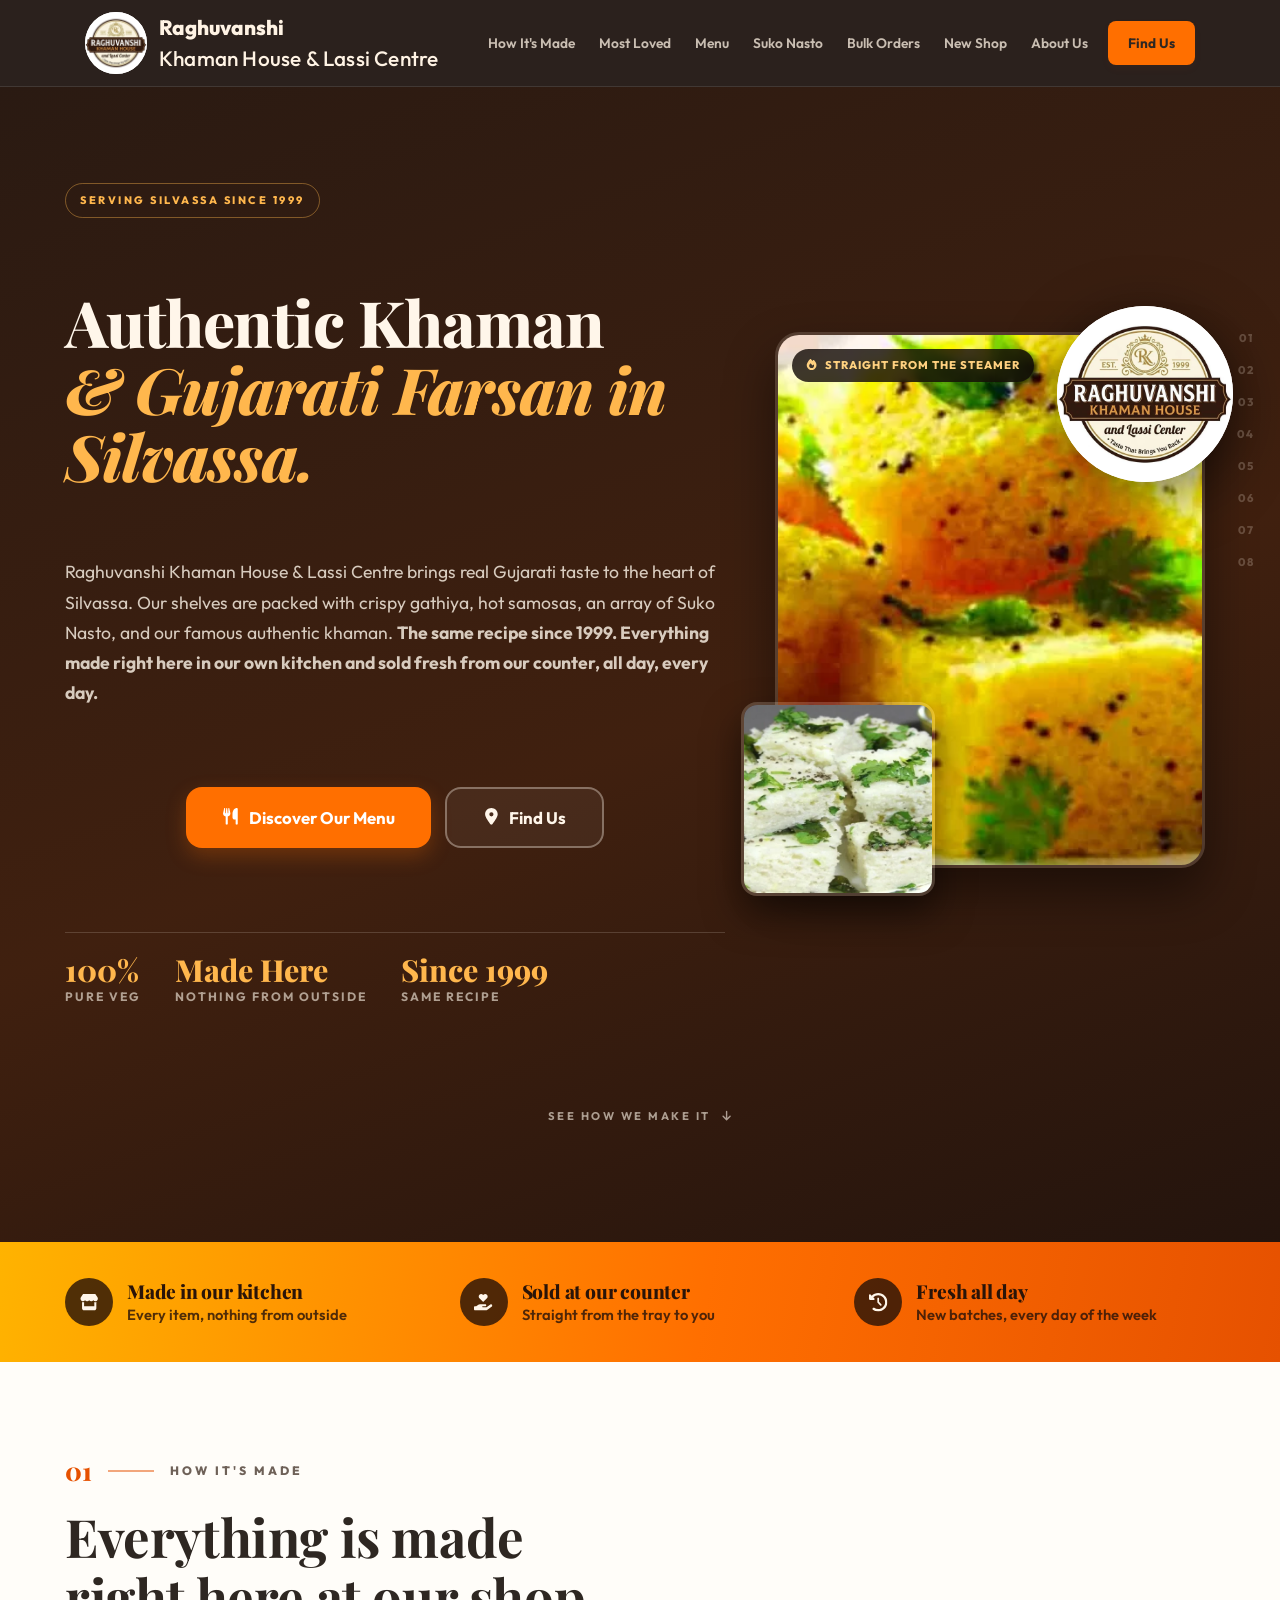
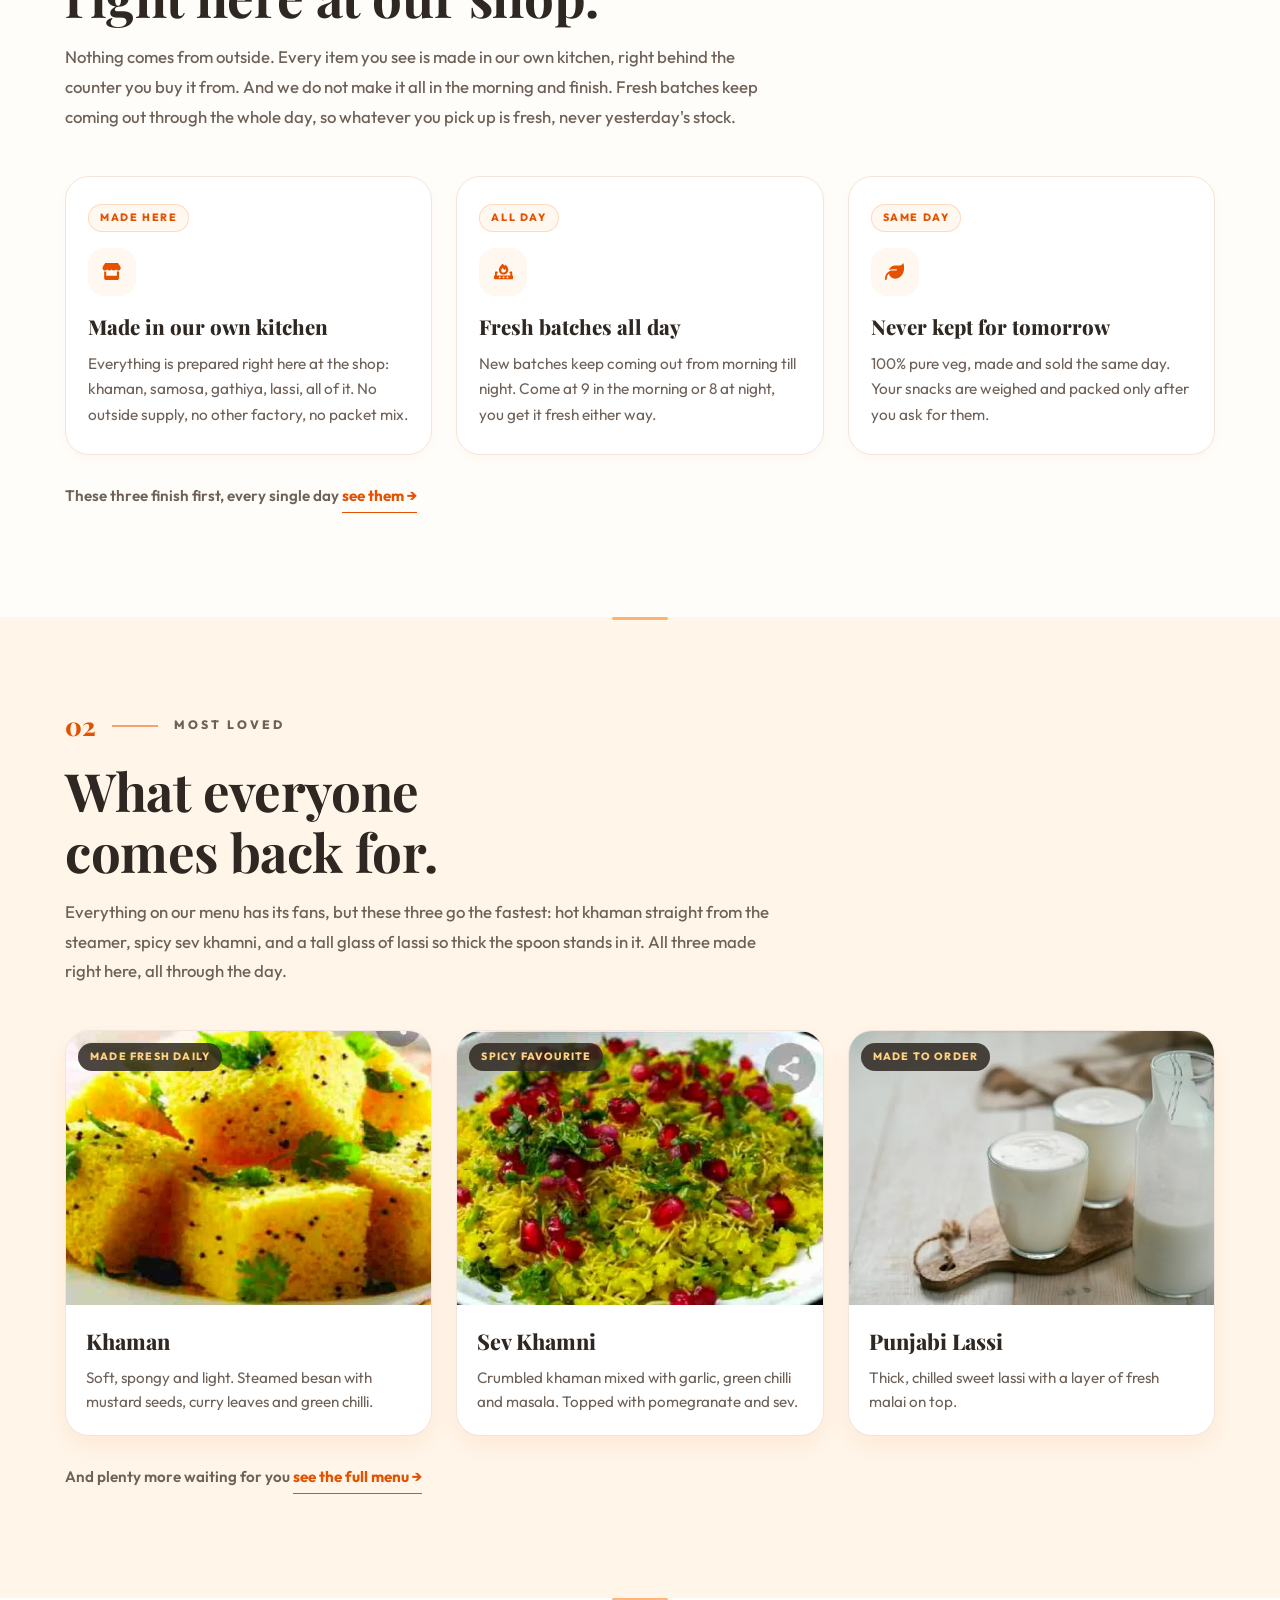
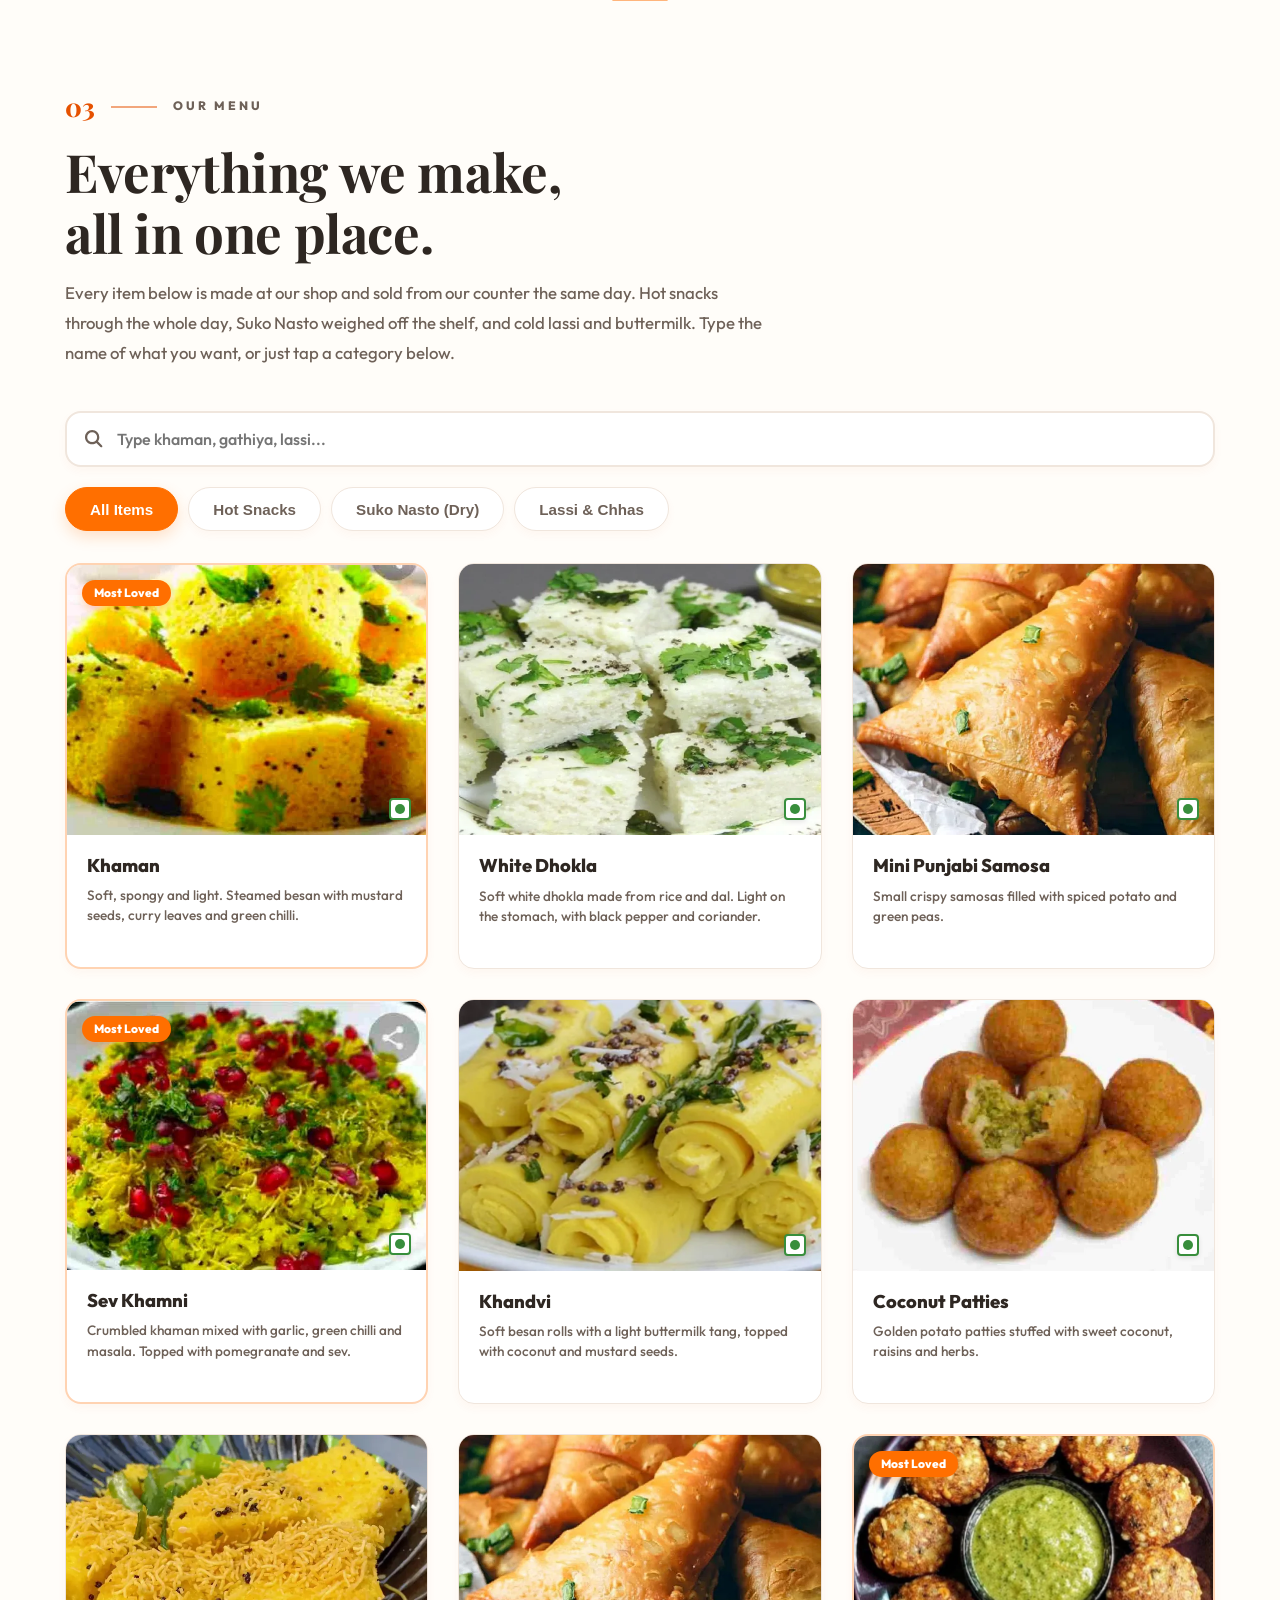
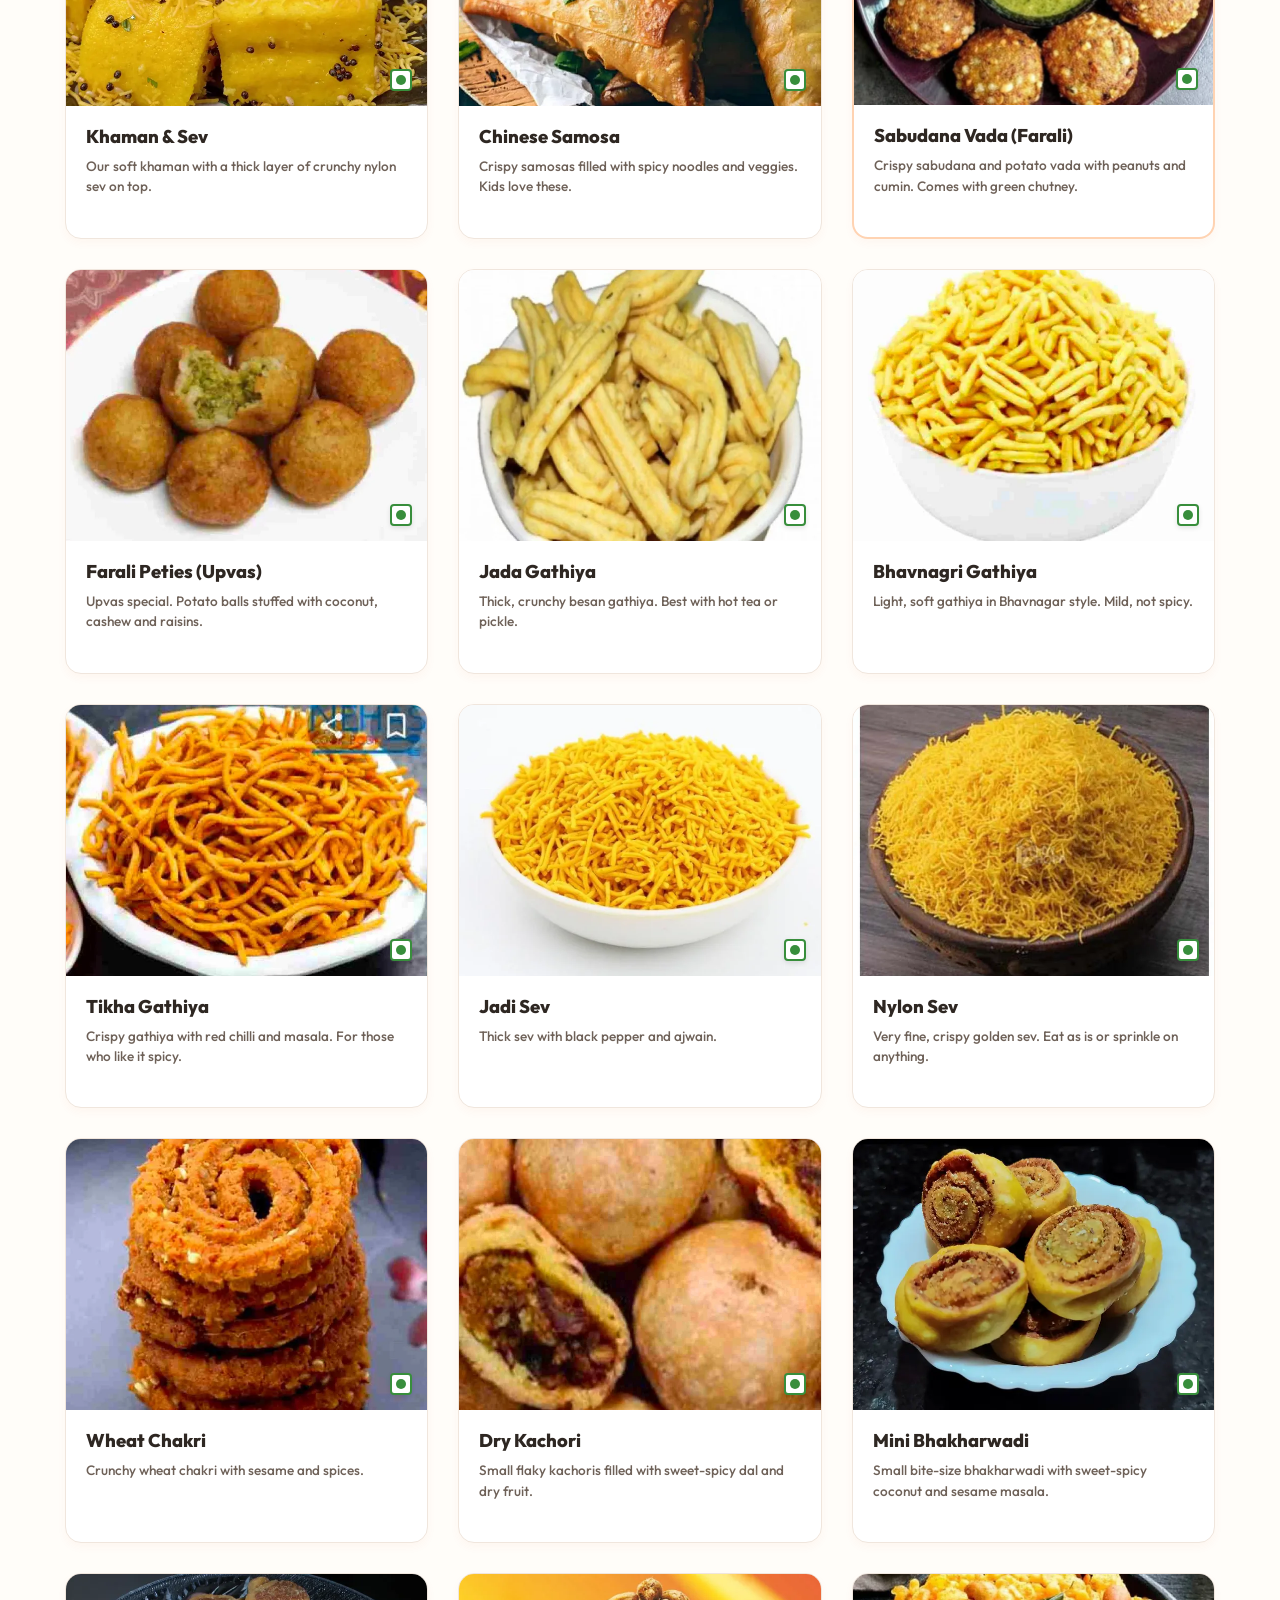
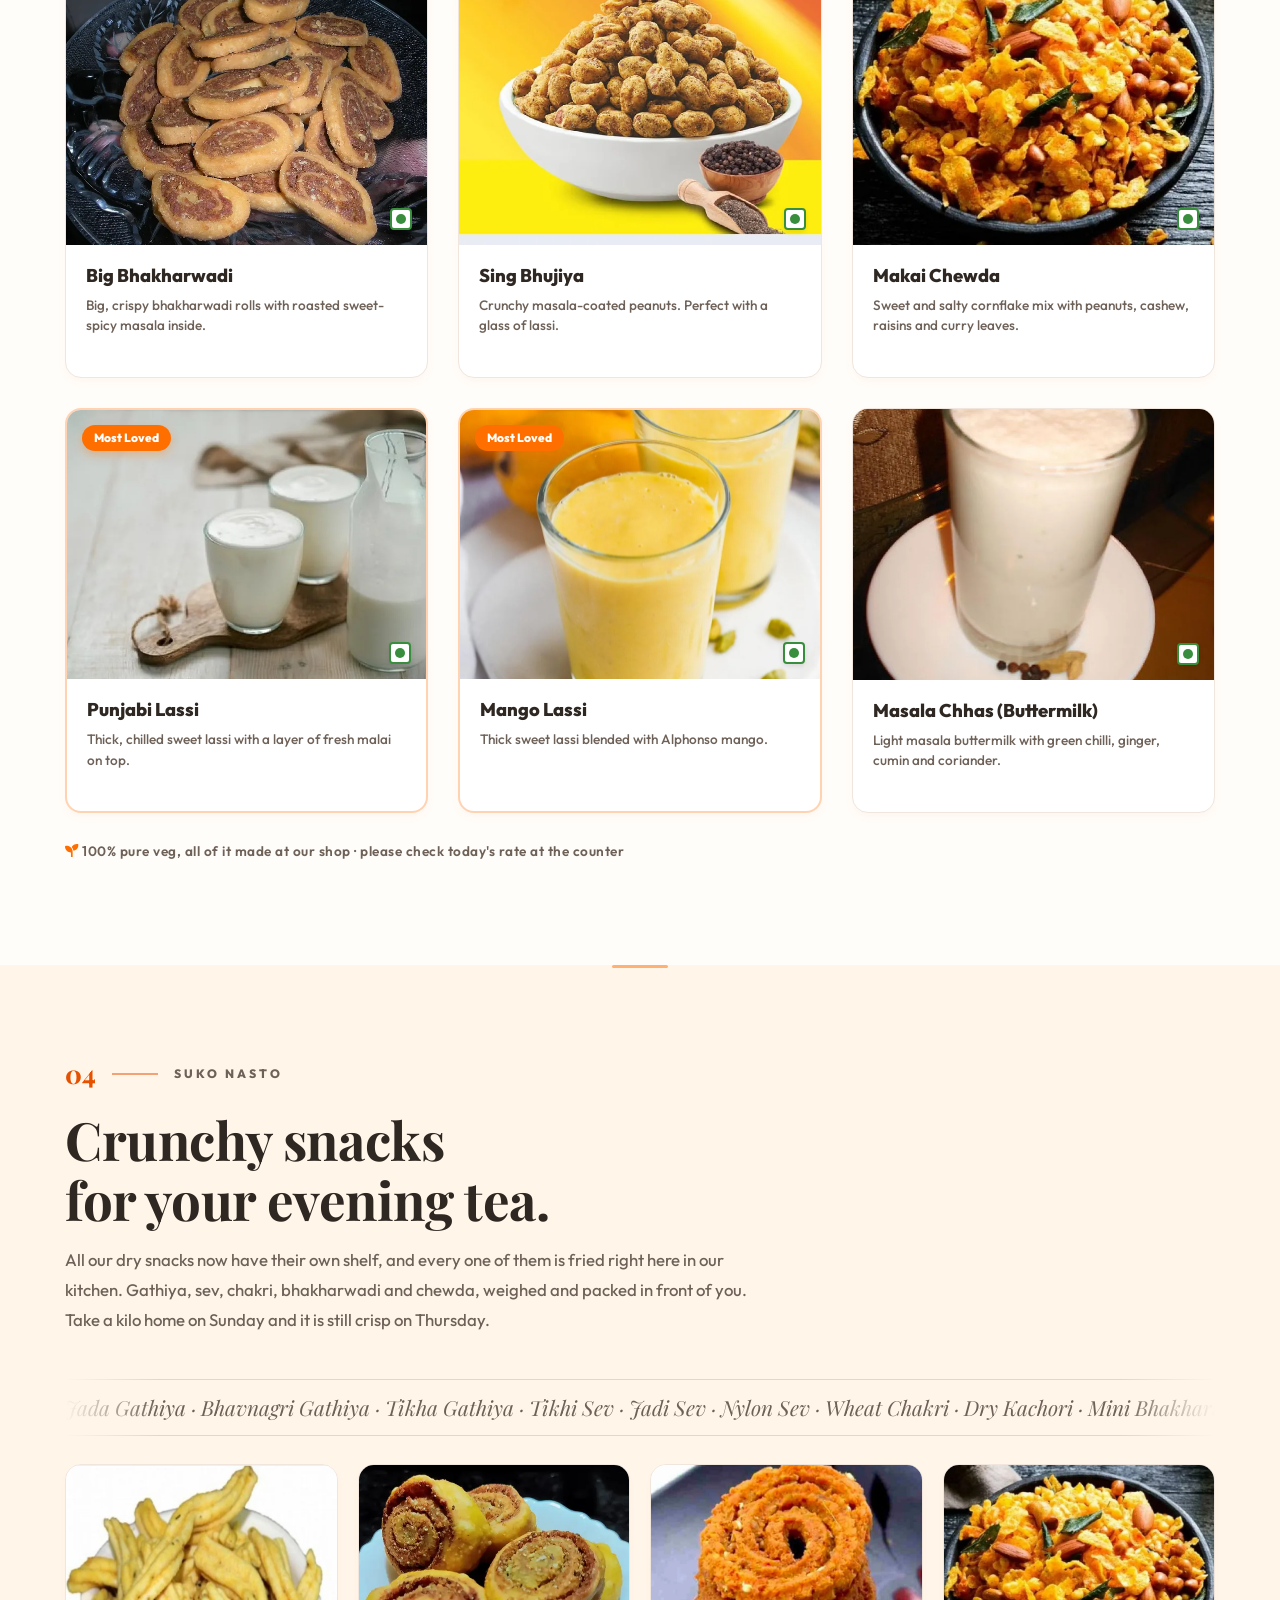
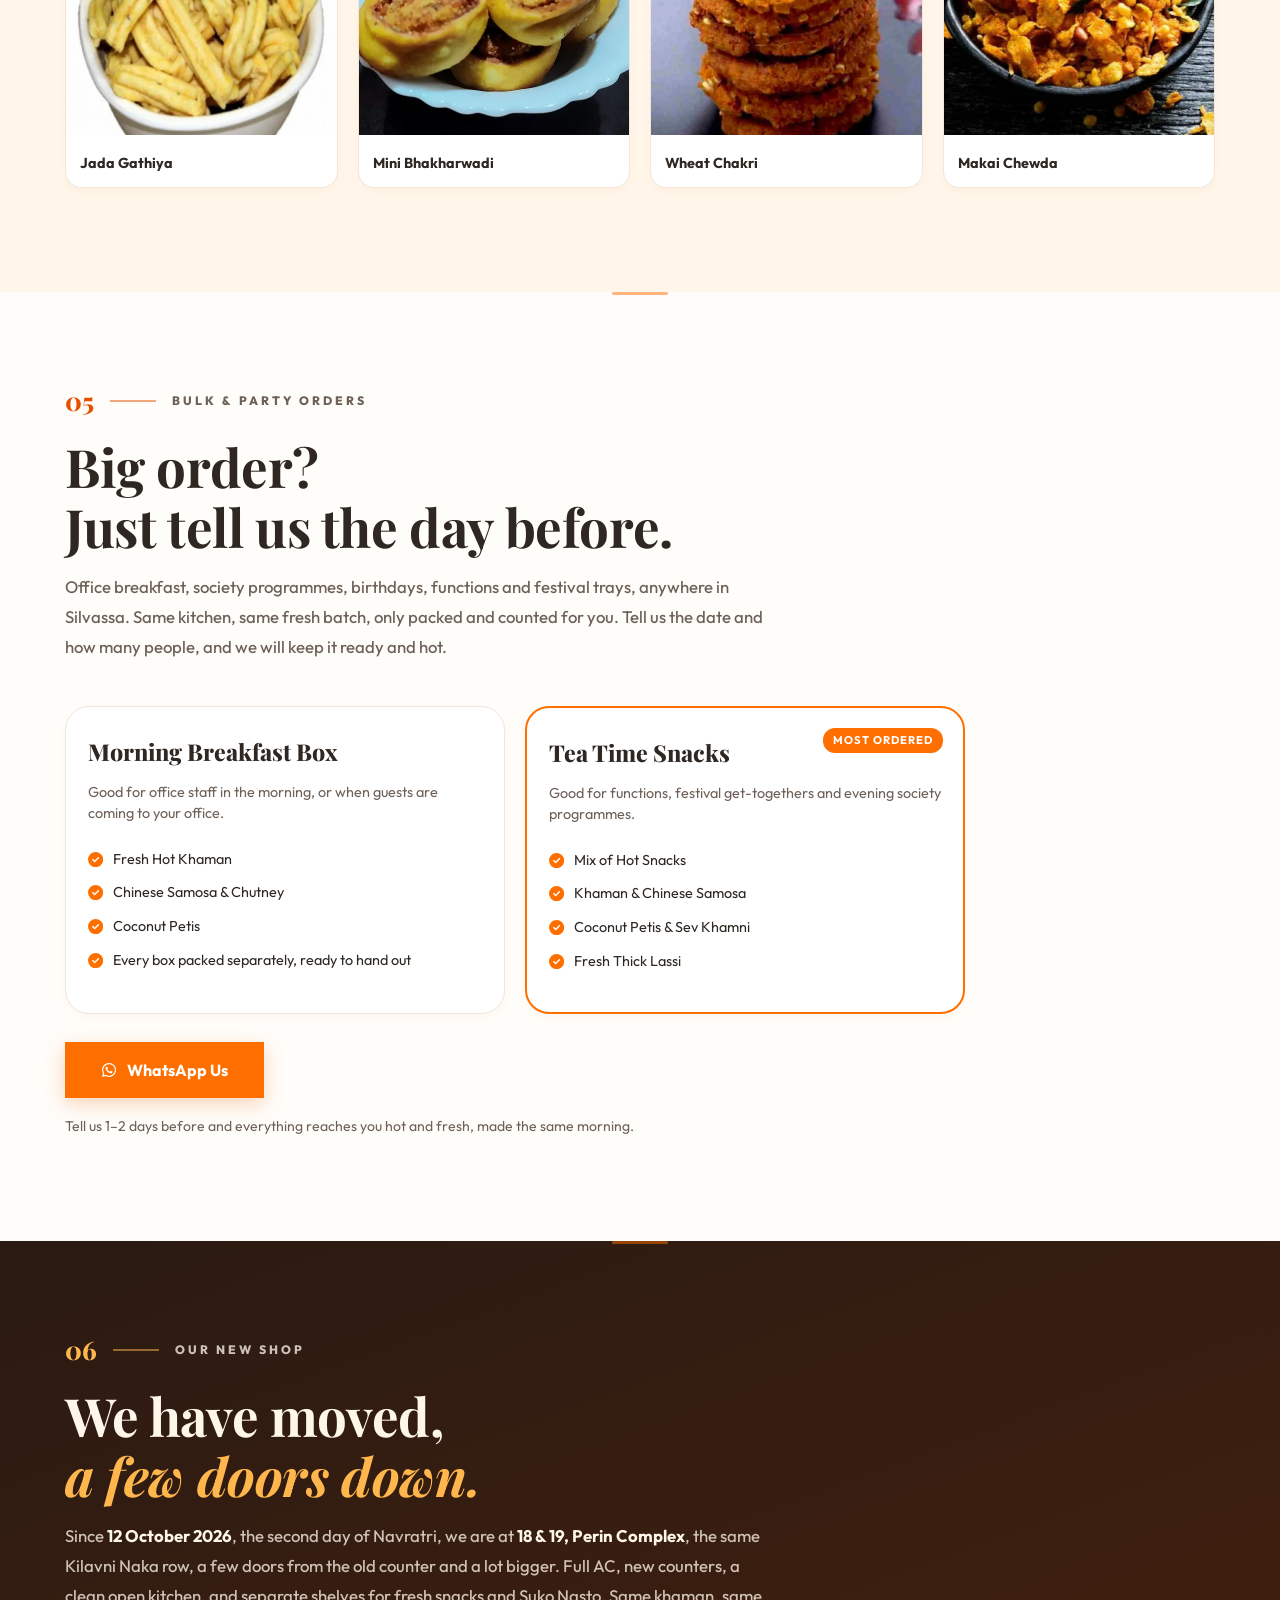
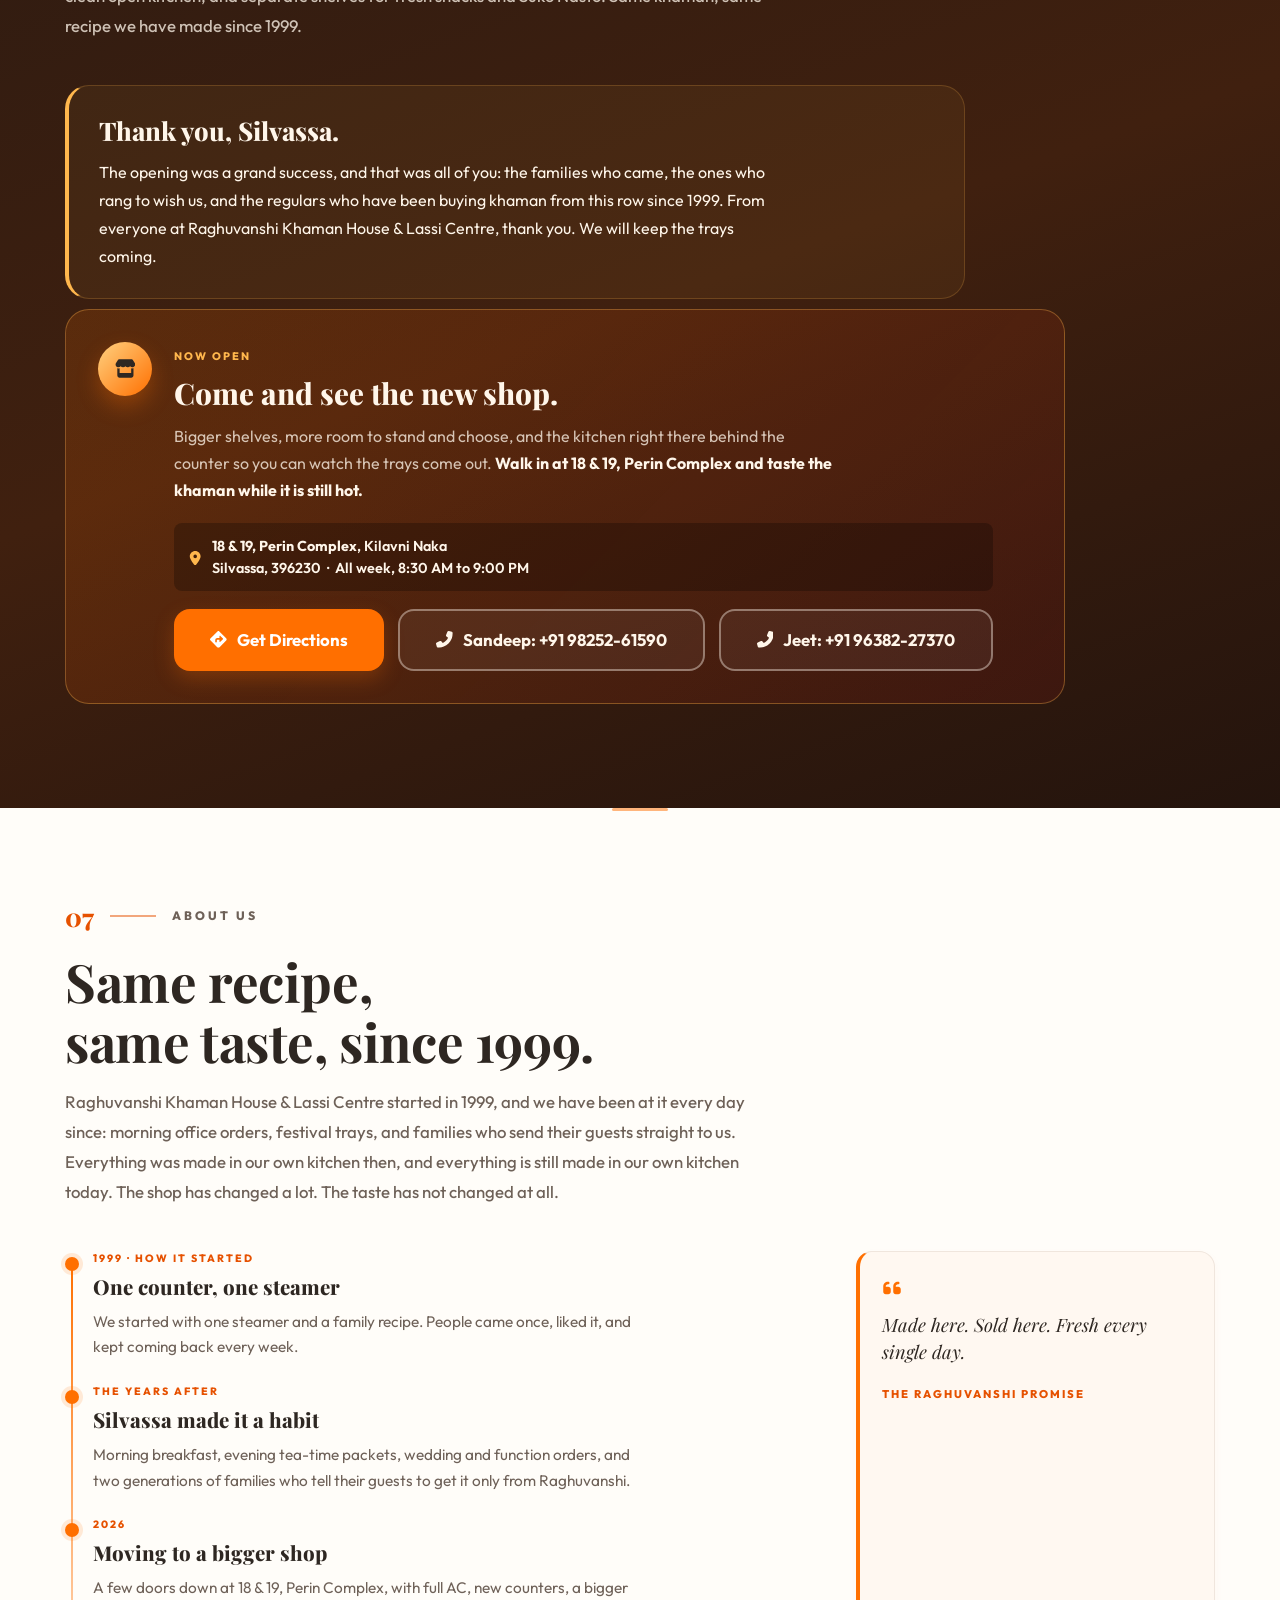
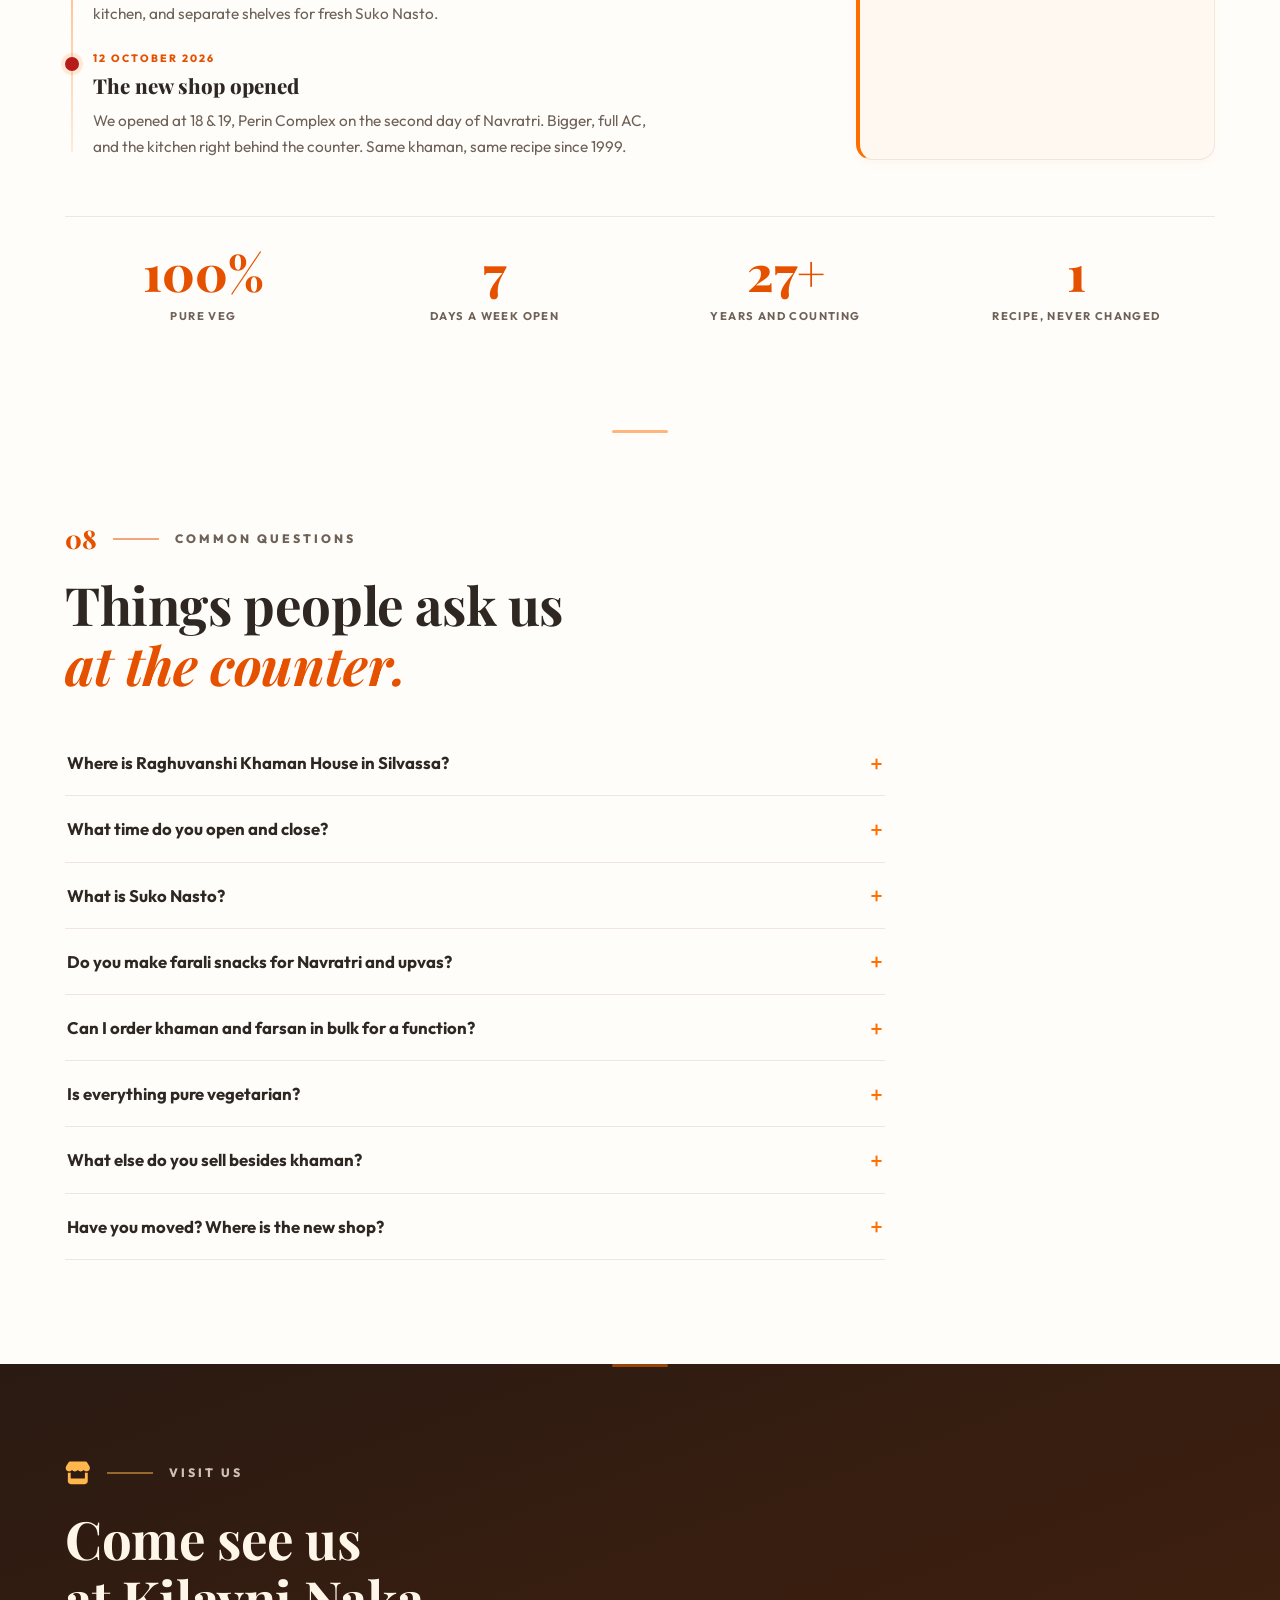
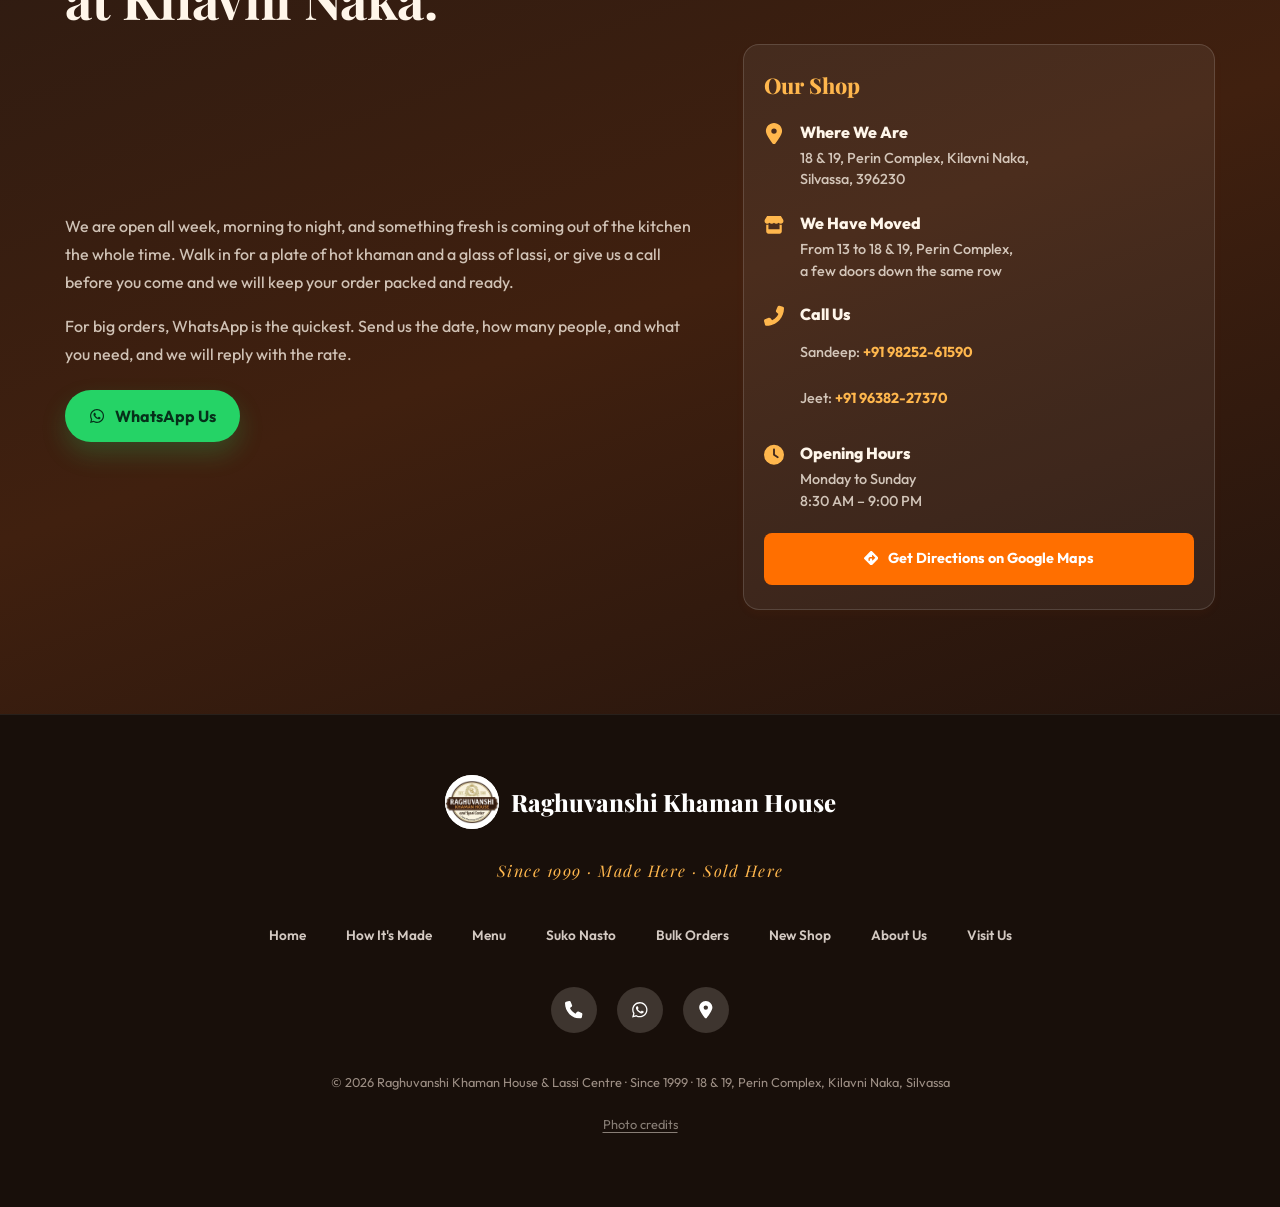
<file: index.html>
<!DOCTYPE html>
<html lang="en">

<head>
  <meta charset="UTF-8">
  <meta name="viewport" content="width=device-width, initial-scale=1.0">
  <title>Raghuvanshi Khaman House &amp; Lassi Centre · Khaman, Farsan &amp; Suko Nasto in Silvassa</title>
  <!-- SEO Meta Tags -->
  <meta name="description"
    content="Gujarati khaman, dhokla, khandvi, sev khamni, samosa, gathiya, sev, bhakharwadi, Suko Nasto and thick lassi, made in our own kitchen at Kilavni Naka, Silvassa since 1999. Pure veg, fresh all day, bulk orders for functions. Now at our new shop, 18 &amp; 19, Perin Complex.">
  <meta name="theme-color" content="#2A1A12">
  <meta name="format-detection" content="telephone=yes">
  <link rel="icon" href="images/favicon.png" type="image/png">
  <link rel="apple-touch-icon" href="images/apple-touch-icon.png">
  <link rel="canonical" href="https://raghuvanshikhaman.vercel.app/">

  <!-- Open Graph / WhatsApp share preview.
       These URLs must be absolute, because WhatsApp and Facebook will not resolve a relative path. -->
  <meta property="og:type" content="website">
  <meta property="og:url" content="https://raghuvanshikhaman.vercel.app/">
  <meta property="og:site_name" content="Raghuvanshi Khaman House &amp; Lassi Centre">
  <meta property="og:title" content="Raghuvanshi Khaman House &amp; Lassi Centre · Silvassa, Since 1999">
  <meta property="og:description"
    content="Making Gujarati farsan since 1999. Khaman, dhokla, samosa, gathiya, Suko Nasto and thick lassi. Every item made in our own kitchen and sold fresh, all day, every day. Now at our bigger new shop, 18 &amp; 19, Perin Complex, Kilavni Naka, Silvassa.">
  <!-- 1200x630 is what Facebook, WhatsApp and Twitter want for a large preview.
       Anything smaller gets shown as a little thumbnail instead. -->
  <meta property="og:image" content="https://raghuvanshikhaman.vercel.app/images/share-logo.jpg">
  <meta property="og:image:width" content="1200">
  <meta property="og:image:height" content="630">
  <meta property="og:image:alt" content="Raghuvanshi Khaman House &amp; Lassi Centre, Silvassa, since 1999">
  <meta name="twitter:card" content="summary_large_image">
  <meta name="twitter:title" content="Raghuvanshi Khaman House &amp; Lassi Centre · Silvassa, Since 1999">
  <meta name="twitter:description"
    content="Gujarati farsan made in our own kitchen since 1999. Now at our bigger new shop, 18 &amp; 19, Perin Complex, Kilavni Naka, Silvassa.">
  <meta name="twitter:image" content="https://raghuvanshikhaman.vercel.app/images/share-logo.jpg">

  <!-- Speed up the web fonts on mobile networks. Icons are drawn inline further
       down the page, so nothing is fetched from a CDN any more. -->
  <link rel="preconnect" href="https://fonts.googleapis.com">
  <link rel="preconnect" href="https://fonts.gstatic.com" crossorigin>

  <!-- Local Styles -->
  <link rel="stylesheet" href="style.css">

  <!-- Marks that JavaScript is running, before anything paints. style.css hides
       the scroll-in animation elements only under .js, so if this never runs the
       page is simply visible rather than blank. Keep it inline and in <head>: an
       external file would land too late and the content would flash. -->
  <script>document.documentElement.classList.add('js');</script>

  <!-- Structured data: lets Google show the address, hours and a call button
       directly in search results. Everything here is repeated in the page text,
       which is what Google expects. Update it if the address or hours change. -->
  <script type="application/ld+json">
  {
    "@context": "https://schema.org",
    "@type": "FoodEstablishment",
    "name": "Raghuvanshi Khaman House & Lassi Centre",
    "description": "Gujarati farsan made in our own kitchen since 1999. Khaman, dhokla, samosa, gathiya, Suko Nasto and thick lassi, sold fresh at our counter all day, every day.",
    "url": "https://raghuvanshikhaman.vercel.app/",
    "image": "https://raghuvanshikhaman.vercel.app/images/share-preview.jpg",
    "logo": "https://raghuvanshikhaman.vercel.app/images/logo.webp",
    "foundingDate": "1999",
    "servesCuisine": "Gujarati",
    "address": {
      "@type": "PostalAddress",
      "streetAddress": "18 & 19, Perin Complex, Kilavni Naka",
      "addressLocality": "Silvassa",
      "addressRegion": "Dadra and Nagar Haveli and Daman and Diu",
      "postalCode": "396230",
      "addressCountry": "IN"
    },
    "telephone": [
      "+91-98252-61590",
      "+91-96382-27370"
    ],
    "hasMap": "https://maps.google.com/?q=Raghuvanshi+Khaman,+Silvassa",
    "openingHoursSpecification": [
      {
        "@type": "OpeningHoursSpecification",
        "dayOfWeek": [
          "Monday",
          "Tuesday",
          "Wednesday",
          "Thursday",
          "Friday",
          "Saturday",
          "Sunday"
        ],
        "opens": "08:30",
        "closes": "21:00"
      }
    ],
    "hasMenu": {
      "@type": "Menu",
      "name": "Raghuvanshi Khaman House & Lassi Centre menu",
      "hasMenuSection": [
        {
          "@type": "MenuSection",
          "name": "Hot Snacks",
          "description": "Fresh khaman, dhokla, khandvi and samosa, made through the day",
          "hasMenuItem": [
            {
              "@type": "MenuItem",
              "name": "Khaman",
              "description": "Soft, spongy and light. Steamed besan with mustard seeds, curry leaves and green chilli.",
              "image": "https://raghuvanshikhaman.vercel.app/images/khaman.webp",
              "suitableForDiet": "https://schema.org/VegetarianDiet"
            },
            {
              "@type": "MenuItem",
              "name": "White Dhokla",
              "description": "Soft white dhokla made from rice and dal. Light on the stomach, with black pepper and coriander.",
              "image": "https://raghuvanshikhaman.vercel.app/images/white_dhokla.webp",
              "suitableForDiet": "https://schema.org/VegetarianDiet"
            },
            {
              "@type": "MenuItem",
              "name": "Mini Punjabi Samosa",
              "description": "Small crispy samosas filled with spiced potato and green peas.",
              "image": "https://raghuvanshikhaman.vercel.app/images/punjabi_samosa.webp",
              "suitableForDiet": "https://schema.org/VegetarianDiet"
            },
            {
              "@type": "MenuItem",
              "name": "Sev Khamni",
              "description": "Crumbled khaman mixed with garlic, green chilli and masala. Topped with pomegranate and sev.",
              "image": "https://raghuvanshikhaman.vercel.app/images/sev_khamni.webp",
              "suitableForDiet": "https://schema.org/VegetarianDiet"
            },
            {
              "@type": "MenuItem",
              "name": "Khandvi",
              "description": "Soft besan rolls with a light buttermilk tang, topped with coconut and mustard seeds.",
              "image": "https://raghuvanshikhaman.vercel.app/images/khandvi.webp",
              "suitableForDiet": "https://schema.org/VegetarianDiet"
            },
            {
              "@type": "MenuItem",
              "name": "Coconut Patties",
              "description": "Golden potato patties stuffed with sweet coconut, raisins and herbs.",
              "image": "https://raghuvanshikhaman.vercel.app/images/coconut_petis.webp",
              "suitableForDiet": "https://schema.org/VegetarianDiet"
            },
            {
              "@type": "MenuItem",
              "name": "Khaman & Sev",
              "description": "Our soft khaman with a thick layer of crunchy nylon sev on top.",
              "image": "https://raghuvanshikhaman.vercel.app/images/khaman_sev.webp",
              "suitableForDiet": "https://schema.org/VegetarianDiet"
            },
            {
              "@type": "MenuItem",
              "name": "Chinese Samosa",
              "description": "Crispy samosas filled with spicy noodles and veggies. Kids love these.",
              "image": "https://raghuvanshikhaman.vercel.app/images/chinese_samosa.webp",
              "suitableForDiet": "https://schema.org/VegetarianDiet"
            },
            {
              "@type": "MenuItem",
              "name": "Sabudana Vada (Farali)",
              "description": "Crispy sabudana and potato vada with peanuts and cumin. Comes with green chutney.",
              "image": "https://raghuvanshikhaman.vercel.app/images/farali_sabudana_wada.webp",
              "suitableForDiet": "https://schema.org/VegetarianDiet"
            },
            {
              "@type": "MenuItem",
              "name": "Farali Peties (Upvas)",
              "description": "Upvas special. Potato balls stuffed with coconut, cashew and raisins.",
              "image": "https://raghuvanshikhaman.vercel.app/images/farali_petis.webp",
              "suitableForDiet": "https://schema.org/VegetarianDiet"
            }
          ]
        },
        {
          "@type": "MenuSection",
          "name": "Suko Nasto",
          "description": "Dry Gujarati farsan: gathiya, sev, chakri, bhakharwadi and chewda",
          "hasMenuItem": [
            {
              "@type": "MenuItem",
              "name": "Jada Gathiya",
              "description": "Thick, crunchy besan gathiya. Best with hot tea or pickle.",
              "image": "https://raghuvanshikhaman.vercel.app/images/jada_gathiya.webp",
              "suitableForDiet": "https://schema.org/VegetarianDiet"
            },
            {
              "@type": "MenuItem",
              "name": "Bhavnagri Gathiya",
              "description": "Light, soft gathiya in Bhavnagar style. Mild, not spicy.",
              "image": "https://raghuvanshikhaman.vercel.app/images/bhavnagri_gathiya.webp",
              "suitableForDiet": "https://schema.org/VegetarianDiet"
            },
            {
              "@type": "MenuItem",
              "name": "Tikha Gathiya",
              "description": "Crispy gathiya with red chilli and masala. For those who like it spicy.",
              "image": "https://raghuvanshikhaman.vercel.app/images/tikha_gathiya.webp",
              "suitableForDiet": "https://schema.org/VegetarianDiet"
            },
            {
              "@type": "MenuItem",
              "name": "Jadi Sev",
              "description": "Thick sev with black pepper and ajwain.",
              "image": "https://raghuvanshikhaman.vercel.app/images/jadi_sev.webp",
              "suitableForDiet": "https://schema.org/VegetarianDiet"
            },
            {
              "@type": "MenuItem",
              "name": "Nylon Sev",
              "description": "Very fine, crispy golden sev. Eat as is or sprinkle on anything.",
              "image": "https://raghuvanshikhaman.vercel.app/images/nylon_sev.webp",
              "suitableForDiet": "https://schema.org/VegetarianDiet"
            },
            {
              "@type": "MenuItem",
              "name": "Wheat Chakri",
              "description": "Crunchy wheat chakri with sesame and spices.",
              "image": "https://raghuvanshikhaman.vercel.app/images/chakri.webp",
              "suitableForDiet": "https://schema.org/VegetarianDiet"
            },
            {
              "@type": "MenuItem",
              "name": "Dry Kachori",
              "description": "Small flaky kachoris filled with sweet-spicy dal and dry fruit.",
              "image": "https://raghuvanshikhaman.vercel.app/images/dry_kachori.webp",
              "suitableForDiet": "https://schema.org/VegetarianDiet"
            },
            {
              "@type": "MenuItem",
              "name": "Mini Bhakharwadi",
              "description": "Small bite-size bhakharwadi with sweet-spicy coconut and sesame masala.",
              "image": "https://raghuvanshikhaman.vercel.app/images/mini_bhakharwadi.webp",
              "suitableForDiet": "https://schema.org/VegetarianDiet"
            },
            {
              "@type": "MenuItem",
              "name": "Big Bhakharwadi",
              "description": "Big, crispy bhakharwadi rolls with roasted sweet-spicy masala inside.",
              "image": "https://raghuvanshikhaman.vercel.app/images/big_bhakharwadi.webp",
              "suitableForDiet": "https://schema.org/VegetarianDiet"
            },
            {
              "@type": "MenuItem",
              "name": "Sing Bhujiya",
              "description": "Crunchy masala-coated peanuts. Perfect with a glass of lassi.",
              "image": "https://raghuvanshikhaman.vercel.app/images/shing_bhujia.webp",
              "suitableForDiet": "https://schema.org/VegetarianDiet"
            },
            {
              "@type": "MenuItem",
              "name": "Makai Chewda",
              "description": "Sweet and salty cornflake mix with peanuts, cashew, raisins and curry leaves.",
              "image": "https://raghuvanshikhaman.vercel.app/images/makai_chevdo.webp",
              "suitableForDiet": "https://schema.org/VegetarianDiet"
            }
          ]
        },
        {
          "@type": "MenuSection",
          "name": "Lassi & Chhas",
          "description": "Thick lassi and masala buttermilk",
          "hasMenuItem": [
            {
              "@type": "MenuItem",
              "name": "Punjabi Lassi",
              "description": "Thick, chilled sweet lassi with a layer of fresh malai on top.",
              "image": "https://raghuvanshikhaman.vercel.app/images/punjabi_lassi.webp",
              "suitableForDiet": "https://schema.org/VegetarianDiet"
            },
            {
              "@type": "MenuItem",
              "name": "Mango Lassi",
              "description": "Thick sweet lassi blended with Alphonso mango.",
              "image": "https://raghuvanshikhaman.vercel.app/images/mango_lassi.webp",
              "suitableForDiet": "https://schema.org/VegetarianDiet"
            },
            {
              "@type": "MenuItem",
              "name": "Masala Chhas (Buttermilk)",
              "description": "Light masala buttermilk with green chilli, ginger, cumin and coriander.",
              "image": "https://raghuvanshikhaman.vercel.app/images/buttermilk.webp",
              "suitableForDiet": "https://schema.org/VegetarianDiet"
            }
          ]
        }
      ]
    },
    "areaServed": [
      {
        "@type": "City",
        "name": "Silvassa"
      },
      {
        "@type": "AdministrativeArea",
        "name": "Dadra and Nagar Haveli and Daman and Diu"
      }
    ],
    "knowsAbout": [
      "Khaman",
      "Dhokla",
      "Khandvi",
      "Suko Nasto",
      "Gujarati farsan",
      "Sev khamni",
      "Gathiya",
      "Bhakharwadi",
      "Lassi",
      "Farali and upvas snacks"
    ],
    "slogan": "Taste That Brings You Back"
  }
  </script>
  <!-- The questions and answers below are generated from the Common Questions
       section further down the page. If you edit one, edit the other: Google
       discards FAQ markup that does not match what a visitor can read. -->
  <script type="application/ld+json">
  {
    "@context": "https://schema.org",
    "@type": "FAQPage",
    "mainEntity": [
      {
        "@type": "Question",
        "name": "Where is Raghuvanshi Khaman House in Silvassa?",
        "acceptedAnswer": {
          "@type": "Answer",
          "text": "We are at 18 & 19, Perin Complex, Kilavni Naka, Silvassa 396230, in Dadra and Nagar Haveli. We moved here from 13, Perin Complex on 12 October 2026, a few doors down the same row, so if you remember the old counter we are just along from it."
        }
      },
      {
        "@type": "Question",
        "name": "What time do you open and close?",
        "acceptedAnswer": {
          "@type": "Answer",
          "text": "We are open every day of the week, Monday to Sunday, from 8:30 in the morning to 9:00 at night. There is no weekly off. Fresh khaman starts coming out of the steamer first thing in the morning."
        }
      },
      {
        "@type": "Question",
        "name": "What is Suko Nasto?",
        "acceptedAnswer": {
          "@type": "Answer",
          "text": "Suko Nasto is dry Gujarati farsan, the crisp snacks that keep for days and go with evening tea. Ours includes jada gathiya, bhavnagri gathiya, tikha gathiya, nylon sev, jadi sev, wheat chakri, dry kachori, mini and big bhakharwadi, sing bhujiya and makai chewda. It is weighed off the shelf and packed in front of you."
        }
      },
      {
        "@type": "Question",
        "name": "Do you make farali snacks for Navratri and upvas?",
        "acceptedAnswer": {
          "@type": "Answer",
          "text": "Yes. Farali Peties and Sabudana Vada are made for fasting days, and both are on the counter through Navratri. Tell us a day ahead if you need a larger quantity for the family."
        }
      },
      {
        "@type": "Question",
        "name": "Can I order khaman and farsan in bulk for a function?",
        "acceptedAnswer": {
          "@type": "Answer",
          "text": "Yes, and it is what a lot of our morning goes on. Office breakfast boxes, society programmes, birthdays, weddings and festival trays, anywhere in Silvassa. Tell us the date and how many people one or two days before, and everything reaches you hot and fresh, made the same morning. WhatsApp is the quickest way to get a rate."
        }
      },
      {
        "@type": "Question",
        "name": "Is everything pure vegetarian?",
        "acceptedAnswer": {
          "@type": "Answer",
          "text": "Yes, 100% pure veg, and all of it is made in our own kitchen behind the counter. Nothing is bought in from outside and nothing is kept for the next day."
        }
      },
      {
        "@type": "Question",
        "name": "What else do you sell besides khaman?",
        "acceptedAnswer": {
          "@type": "Answer",
          "text": "Soft white dhokla, khandvi, sev khamni, khaman with sev, mini punjabi samosa, chinese samosa, coconut patties, and thick lassi: punjabi lassi, mango lassi and masala chhas. The full list, with what is in each one, is in our menu above."
        }
      },
      {
        "@type": "Question",
        "name": "Have you moved? Where is the new shop?",
        "acceptedAnswer": {
          "@type": "Answer",
          "text": "Yes. We opened at 18 & 19, Perin Complex, Kilavni Naka on Monday 12 October 2026, the second day of Navratri, a few doors down from the old counter at 13. Full AC, new counters, a bigger kitchen and separate shelves for fresh snacks and Suko Nasto."
        }
      }
    ]
  }
  </script>
</head>

<body>

  <!-- Lets a keyboard user jump past the nav instead of tabbing through it
       on every visit. Sits off-screen until it receives focus. -->
  <a href="#top" class="skip-link">Skip to content</a>

  <!-- Icon sprite. These were Font Awesome webfonts loaded from a CDN, which cost
       272 KB for 22 icons. Same glyphs, drawn inline, for about 10 KB and no
       third-party request. Icons: Font Awesome Free 6.4.0, CC BY 4.0,
       https://fontawesome.com/license/free -->
  <svg xmlns="http://www.w3.org/2000/svg" style="position:absolute;width:0;height:0;overflow:hidden" aria-hidden="true">
    <symbol id="i-xmark" viewBox="0 0 384 512"><path d="M342.6 150.6c12.5-12.5 12.5-32.8 0-45.3s-32.8-12.5-45.3 0L192 210.7 86.6 105.4c-12.5-12.5-32.8-12.5-45.3 0s-12.5 32.8 0 45.3L146.7 256 41.4 361.4c-12.5 12.5-12.5 32.8 0 45.3s32.8 12.5 45.3 0L192 301.3 297.4 406.6c12.5 12.5 32.8 12.5 45.3 0s12.5-32.8 0-45.3L237.3 256 342.6 150.6z"/></symbol>
    <symbol id="i-arrow-down" viewBox="0 0 384 512"><path d="M169.4 470.6c12.5 12.5 32.8 12.5 45.3 0l160-160c12.5-12.5 12.5-32.8 0-45.3s-32.8-12.5-45.3 0L224 370.8 224 64c0-17.7-14.3-32-32-32s-32 14.3-32 32l0 306.7L54.6 265.4c-12.5-12.5-32.8-12.5-45.3 0s-12.5 32.8 0 45.3l160 160z"/></symbol>
    <symbol id="i-bullhorn" viewBox="0 0 512 512"><path d="M480 32c0-12.9-7.8-24.6-19.8-29.6s-25.7-2.2-34.9 6.9L381.7 53c-48 48-113.1 75-181 75H192 160 64c-35.3 0-64 28.7-64 64v96c0 35.3 28.7 64 64 64l0 128c0 17.7 14.3 32 32 32h64c17.7 0 32-14.3 32-32V352l8.7 0c67.9 0 133 27 181 75l43.6 43.6c9.2 9.2 22.9 11.9 34.9 6.9s19.8-16.6 19.8-29.6V300.4c18.6-8.8 32-32.5 32-60.4s-13.4-51.6-32-60.4V32zm-64 76.7V240 371.3C357.2 317.8 280.5 288 200.7 288H192V192h8.7c79.8 0 156.5-29.8 215.3-83.3z"/></symbol>
    <symbol id="i-circle-check" viewBox="0 0 512 512"><path d="M256 512A256 256 0 1 0 256 0a256 256 0 1 0 0 512zM369 209L241 337c-9.4 9.4-24.6 9.4-33.9 0l-64-64c-9.4-9.4-9.4-24.6 0-33.9s24.6-9.4 33.9 0l47 47L335 175c9.4-9.4 24.6-9.4 33.9 0s9.4 24.6 0 33.9z"/></symbol>
    <symbol id="i-clock" viewBox="0 0 512 512"><path d="M256 0a256 256 0 1 1 0 512A256 256 0 1 1 256 0zM232 120V256c0 8 4 15.5 10.7 20l96 64c11 7.4 25.9 4.4 33.3-6.7s4.4-25.9-6.7-33.3L280 243.2V120c0-13.3-10.7-24-24-24s-24 10.7-24 24z"/></symbol>
    <symbol id="i-clock-rotate-left" viewBox="0 0 512 512"><path d="M75 75L41 41C25.9 25.9 0 36.6 0 57.9V168c0 13.3 10.7 24 24 24H134.1c21.4 0 32.1-25.9 17-41l-30.8-30.8C155 85.5 203 64 256 64c106 0 192 86 192 192s-86 192-192 192c-40.8 0-78.6-12.7-109.7-34.4c-14.5-10.1-34.4-6.6-44.6 7.9s-6.6 34.4 7.9 44.6C151.2 495 201.7 512 256 512c141.4 0 256-114.6 256-256S397.4 0 256 0C185.3 0 121.3 28.7 75 75zm181 53c-13.3 0-24 10.7-24 24V256c0 6.4 2.5 12.5 7 17l72 72c9.4 9.4 24.6 9.4 33.9 0s9.4-24.6 0-33.9l-65-65V152c0-13.3-10.7-24-24-24z"/></symbol>
    <symbol id="i-diamond-turn-right" viewBox="0 0 512 512"><path d="M227.7 11.7c15.6-15.6 40.9-15.6 56.6 0l216 216c15.6 15.6 15.6 40.9 0 56.6l-216 216c-15.6 15.6-40.9 15.6-56.6 0l-216-216c-15.6-15.6-15.6-40.9 0-56.6l216-216zm87.6 137c-4.6-4.6-11.5-5.9-17.4-3.5s-9.9 8.3-9.9 14.8v56H224c-35.3 0-64 28.7-64 64v48c0 13.3 10.7 24 24 24s24-10.7 24-24V280c0-8.8 7.2-16 16-16h64v56c0 6.5 3.9 12.3 9.9 14.8s12.9 1.1 17.4-3.5l80-80c6.2-6.2 6.2-16.4 0-22.6l-80-80z"/></symbol>
    <symbol id="i-eye-low-vision" viewBox="0 0 640 512"><path d="M38.8 5.1C28.4-3.1 13.3-1.2 5.1 9.2S-1.2 34.7 9.2 42.9l592 464c10.4 8.2 25.5 6.3 33.7-4.1s6.3-25.5-4.1-33.7L525.6 386.7c39.6-40.6 66.4-86.1 79.9-118.4c3.3-7.9 3.3-16.7 0-24.6c-14.9-35.7-46.2-87.7-93-131.1C465.5 68.8 400.8 32 320 32c-68.2 0-125 26.3-169.3 60.8L38.8 5.1zM223 149.5c48.6-44.3 123-50.8 179.3-11.7c60.8 42.4 78.9 123.2 44.2 186.9L408 294.5c8.4-19.3 10.6-41.4 4.8-63.3c-11.1-41.5-47.8-69.4-88.6-71.1c-5.8-.2-9.2 6.1-7.4 11.7c2.1 6.4 3.3 13.2 3.3 20.3c0 10.2-2.4 19.8-6.6 28.3L223 149.5zm223.1 298L83.1 161.5c-11 14.4-20.5 28.7-28.4 42.2l339 265.7c18.7-5.5 36.2-13 52.6-21.8zM34.5 268.3c14.9 35.7 46.2 87.7 93 131.1C174.5 443.2 239.2 480 320 480c3.1 0 6.1-.1 9.2-.2L33.1 247.8c-1.8 6.8-1.3 14 1.4 20.5z"/></symbol>
    <symbol id="i-file-pdf" viewBox="0 0 512 512"><path d="M0 64C0 28.7 28.7 0 64 0H224V128c0 17.7 14.3 32 32 32H384V304H176c-35.3 0-64 28.7-64 64V512H64c-35.3 0-64-28.7-64-64V64zm384 64H256V0L384 128zM176 352h32c30.9 0 56 25.1 56 56s-25.1 56-56 56H192v32c0 8.8-7.2 16-16 16s-16-7.2-16-16V448 368c0-8.8 7.2-16 16-16zm32 80c13.3 0 24-10.7 24-24s-10.7-24-24-24H192v48h16zm96-80h32c26.5 0 48 21.5 48 48v64c0 26.5-21.5 48-48 48H304c-8.8 0-16-7.2-16-16V368c0-8.8 7.2-16 16-16zm32 128c8.8 0 16-7.2 16-16V400c0-8.8-7.2-16-16-16H320v96h16zm80-112c0-8.8 7.2-16 16-16h48c8.8 0 16 7.2 16 16s-7.2 16-16 16H448v32h32c8.8 0 16 7.2 16 16s-7.2 16-16 16H448v48c0 8.8-7.2 16-16 16s-16-7.2-16-16V432 368z"/></symbol>
    <symbol id="i-fire" viewBox="0 0 448 512"><path d="M159.3 5.4c7.8-7.3 19.9-7.2 27.7 .1c27.6 25.9 53.5 53.8 77.7 84c11-14.4 23.5-30.1 37-42.9c7.9-7.4 20.1-7.4 28 .1c34.6 33 63.9 76.6 84.5 118c20.3 40.8 33.8 82.5 33.8 111.9C448 404.2 348.2 512 224 512C98.4 512 0 404.1 0 276.5c0-38.4 17.8-85.3 45.4-131.7C73.3 97.7 112.7 48.6 159.3 5.4zM225.7 416c25.3 0 47.7-7 68.8-21c42.1-29.4 53.4-88.2 28.1-134.4c-4.5-9-16-9.6-22.5-2l-25.2 29.3c-6.6 7.6-18.5 7.4-24.7-.5c-16.5-21-46-58.5-62.8-79.8c-6.3-8-18.3-8.1-24.7-.1c-33.8 42.5-50.8 69.3-50.8 99.4C112 375.4 162.6 416 225.7 416z"/></symbol>
    <symbol id="i-fire-burner" viewBox="0 0 640 512"><path d="M293.5 3.8c19.7 17.8 38.2 37 55.5 57.7c7.9-9.9 16.8-20.7 26.5-29.5c5.6-5.1 14.4-5.1 20 0c24.7 22.7 45.6 52.7 60.4 81.1c14.5 28 24.2 58.8 24.2 79C480 280 408.7 352 320 352c-89.7 0-160-72.1-160-159.8c0-26.4 12.7-60.7 32.4-92.6c20-32.4 48.1-66.1 81.4-95.8c2.8-2.5 6.4-3.8 10-3.7c3.5 0 7 1.3 9.8 3.8zM370 273c30-21 38-63 20-96c-2-4-4-8-7-12l-36 42s-58-74-62-79c-30 37-45 58-45 82c0 49 36 78 81 78c18 0 34-5 49-15zM32 288c0-17.7 14.3-32 32-32H96c17.7 0 32 14.3 32 32s-14.3 32-32 32v64H544V320c-17.7 0-32-14.3-32-32s14.3-32 32-32h32c17.7 0 32 14.3 32 32v96c17.7 0 32 14.3 32 32v64c0 17.7-14.3 32-32 32H32c-17.7 0-32-14.3-32-32V416c0-17.7 14.3-32 32-32V288zM320 480a32 32 0 1 0 0-64 32 32 0 1 0 0 64zm160-32a32 32 0 1 0 -64 0 32 32 0 1 0 64 0zM192 480a32 32 0 1 0 0-64 32 32 0 1 0 0 64z"/></symbol>
    <symbol id="i-hand-holding-heart" viewBox="0 0 576 512"><path d="M148 76.6C148 34.3 182.3 0 224.6 0c20.3 0 39.8 8.1 54.1 22.4l9.3 9.3 9.3-9.3C311.6 8.1 331.1 0 351.4 0C393.7 0 428 34.3 428 76.6c0 20.3-8.1 39.8-22.4 54.1L302.1 234.1c-7.8 7.8-20.5 7.8-28.3 0L170.4 130.7C156.1 116.4 148 96.9 148 76.6zM568.2 336.3c13.1 17.8 9.3 42.8-8.5 55.9L433.1 485.5c-23.4 17.2-51.6 26.5-80.7 26.5H192 32c-17.7 0-32-14.3-32-32V416c0-17.7 14.3-32 32-32H68.8l44.9-36c22.7-18.2 50.9-28 80-28H272h16 64c17.7 0 32 14.3 32 32s-14.3 32-32 32H288 272c-8.8 0-16 7.2-16 16s7.2 16 16 16H392.6l119.7-88.2c17.8-13.1 42.8-9.3 55.9 8.5zM193.6 384l0 0-.9 0c.3 0 .6 0 .9 0z"/></symbol>
    <symbol id="i-leaf" viewBox="0 0 512 512"><path d="M272 96c-78.6 0-145.1 51.5-167.7 122.5c33.6-17 71.5-26.5 111.7-26.5h88c8.8 0 16 7.2 16 16s-7.2 16-16 16H288 216s0 0 0 0c-16.6 0-32.7 1.9-48.2 5.4c-25.9 5.9-50 16.4-71.4 30.7c0 0 0 0 0 0C38.3 298.8 0 364.9 0 440v16c0 13.3 10.7 24 24 24s24-10.7 24-24V440c0-48.7 20.7-92.5 53.8-123.2C121.6 392.3 190.3 448 272 448l1 0c132.1-.7 239-130.9 239-291.4c0-42.6-7.5-83.1-21.1-119.6c-2.6-6.9-12.7-6.6-16.2-.1C455.9 72.1 418.7 96 376 96L272 96z"/></symbol>
    <symbol id="i-location-dot" viewBox="0 0 384 512"><path d="M215.7 499.2C267 435 384 279.4 384 192C384 86 298 0 192 0S0 86 0 192c0 87.4 117 243 168.3 307.2c12.3 15.3 35.1 15.3 47.4 0zM192 128a64 64 0 1 1 0 128 64 64 0 1 1 0-128z"/></symbol>
    <symbol id="i-magnifying-glass" viewBox="0 0 512 512"><path d="M416 208c0 45.9-14.9 88.3-40 122.7L502.6 457.4c12.5 12.5 12.5 32.8 0 45.3s-32.8 12.5-45.3 0L330.7 376c-34.4 25.2-76.8 40-122.7 40C93.1 416 0 322.9 0 208S93.1 0 208 0S416 93.1 416 208zM208 352a144 144 0 1 0 0-288 144 144 0 1 0 0 288z"/></symbol>
    <symbol id="i-phone" viewBox="0 0 512 512"><path d="M164.9 24.6c-7.7-18.6-28-28.5-47.4-23.2l-88 24C12.1 30.2 0 46 0 64C0 311.4 200.6 512 448 512c18 0 33.8-12.1 38.6-29.5l24-88c5.3-19.4-4.6-39.7-23.2-47.4l-96-40c-16.3-6.8-35.2-2.1-46.3 11.6L304.7 368C234.3 334.7 177.3 277.7 144 207.3L193.3 167c13.7-11.2 18.4-30 11.6-46.3l-40-96z"/></symbol>
    <symbol id="i-phone-flip" viewBox="0 0 512 512"><path d="M347.1 24.6c7.7-18.6 28-28.5 47.4-23.2l88 24C499.9 30.2 512 46 512 64c0 247.4-200.6 448-448 448c-18 0-33.8-12.1-38.6-29.5l-24-88c-5.3-19.4 4.6-39.7 23.2-47.4l96-40c16.3-6.8 35.2-2.1 46.3 11.6L207.3 368c70.4-33.3 127.4-90.3 160.7-160.7L318.7 167c-13.7-11.2-18.4-30-11.6-46.3l40-96z"/></symbol>
    <symbol id="i-quote-left" viewBox="0 0 448 512"><path d="M0 216C0 149.7 53.7 96 120 96h8c17.7 0 32 14.3 32 32s-14.3 32-32 32h-8c-30.9 0-56 25.1-56 56v8h64c35.3 0 64 28.7 64 64v64c0 35.3-28.7 64-64 64H64c-35.3 0-64-28.7-64-64V320 288 216zm256 0c0-66.3 53.7-120 120-120h8c17.7 0 32 14.3 32 32s-14.3 32-32 32h-8c-30.9 0-56 25.1-56 56v8h64c35.3 0 64 28.7 64 64v64c0 35.3-28.7 64-64 64H320c-35.3 0-64-28.7-64-64V320 288 216z"/></symbol>
    <symbol id="i-seedling" viewBox="0 0 512 512"><path d="M512 32c0 113.6-84.6 207.5-194.2 222c-7.1-53.4-30.6-101.6-65.3-139.3C290.8 46.3 364 0 448 0h32c17.7 0 32 14.3 32 32zM0 96C0 78.3 14.3 64 32 64H64c123.7 0 224 100.3 224 224v32V480c0 17.7-14.3 32-32 32s-32-14.3-32-32V320C100.3 320 0 219.7 0 96z"/></symbol>
    <symbol id="i-store" viewBox="0 0 576 512"><path d="M547.6 103.8L490.3 13.1C485.2 5 476.1 0 466.4 0H109.6C99.9 0 90.8 5 85.7 13.1L28.3 103.8c-29.6 46.8-3.4 111.9 51.9 119.4c4 .5 8.1 .8 12.1 .8c26.1 0 49.3-11.4 65.2-29c15.9 17.6 39.1 29 65.2 29c26.1 0 49.3-11.4 65.2-29c15.9 17.6 39.1 29 65.2 29c26.2 0 49.3-11.4 65.2-29c16 17.6 39.1 29 65.2 29c4.1 0 8.1-.3 12.1-.8c55.5-7.4 81.8-72.5 52.1-119.4zM499.7 254.9l-.1 0c-5.3 .7-10.7 1.1-16.2 1.1c-12.4 0-24.3-1.9-35.4-5.3V384H128V250.6c-11.2 3.5-23.2 5.4-35.6 5.4c-5.5 0-11-.4-16.3-1.1l-.1 0c-4.1-.6-8.1-1.3-12-2.3V384v64c0 35.3 28.7 64 64 64H448c35.3 0 64-28.7 64-64V384 252.6c-4 1-8 1.8-12.3 2.3z"/></symbol>
    <symbol id="i-utensils" viewBox="0 0 448 512"><path d="M416 0C400 0 288 32 288 176V288c0 35.3 28.7 64 64 64h32V480c0 17.7 14.3 32 32 32s32-14.3 32-32V352 240 32c0-17.7-14.3-32-32-32zM64 16C64 7.8 57.9 1 49.7 .1S34.2 4.6 32.4 12.5L2.1 148.8C.7 155.1 0 161.5 0 167.9c0 45.9 35.1 83.6 80 87.7V480c0 17.7 14.3 32 32 32s32-14.3 32-32V255.6c44.9-4.1 80-41.8 80-87.7c0-6.4-.7-12.8-2.1-19.1L191.6 12.5c-1.8-8-9.3-13.3-17.4-12.4S160 7.8 160 16V150.2c0 5.4-4.4 9.8-9.8 9.8c-5.1 0-9.3-3.9-9.8-9L127.9 14.6C127.2 6.3 120.3 0 112 0s-15.2 6.3-15.9 14.6L83.7 151c-.5 5.1-4.7 9-9.8 9c-5.4 0-9.8-4.4-9.8-9.8V16zm48.3 152l-.3 0-.3 0 .3-.7 .3 .7z"/></symbol>
    <symbol id="i-whatsapp" viewBox="0 0 448 512"><path d="M380.9 97.1C339 55.1 283.2 32 223.9 32c-122.4 0-222 99.6-222 222 0 39.1 10.2 77.3 29.6 111L0 480l117.7-30.9c32.4 17.7 68.9 27 106.1 27h.1c122.3 0 224.1-99.6 224.1-222 0-59.3-25.2-115-67.1-157zm-157 341.6c-33.2 0-65.7-8.9-94-25.7l-6.7-4-69.8 18.3L72 359.2l-4.4-7c-18.5-29.4-28.2-63.3-28.2-98.2 0-101.7 82.8-184.5 184.6-184.5 49.3 0 95.6 19.2 130.4 54.1 34.8 34.9 56.2 81.2 56.1 130.5 0 101.8-84.9 184.6-186.6 184.6zm101.2-138.2c-5.5-2.8-32.8-16.2-37.9-18-5.1-1.9-8.8-2.8-12.5 2.8-3.7 5.6-14.3 18-17.6 21.8-3.2 3.7-6.5 4.2-12 1.4-32.6-16.3-54-29.1-75.5-66-5.7-9.8 5.7-9.1 16.3-30.3 1.8-3.7.9-6.9-.5-9.7-1.4-2.8-12.5-30.1-17.1-41.2-4.5-10.8-9.1-9.3-12.5-9.5-3.2-.2-6.9-.2-10.6-.2-3.7 0-9.7 1.4-14.8 6.9-5.1 5.6-19.4 19-19.4 46.3 0 27.3 19.9 53.7 22.6 57.4 2.8 3.7 39.1 59.7 94.8 83.8 35.2 15.2 49 16.5 66.6 13.9 10.7-1.6 32.8-13.4 37.4-26.4 4.6-13 4.6-24.1 3.2-26.4-1.3-2.5-5-3.9-10.5-6.6z"/></symbol>
  </svg>

  <!-- Ambient backdrop -->
  <div class="bg-grid"></div>
  <div class="bg-orb" id="bg-orb"></div>

  <!-- Reading progress -->
  <div class="read-progress" id="read-progress"></div>

  <!-- ============ NAVIGATION ============ -->
  <header id="site-header">
    <div class="nav-container">
      <a href="#top" class="logo-wrap" onclick="scrollToSection('top')">
        <img src="images/logo.webp" alt="Raghuvanshi Logo" class="logo-icon" id="header-logo">
        <div class="logo-text-col">
          <span>Raghuvanshi</span>
          <span class="logo-sub">Khaman House &amp; Lassi Centre</span>
        </div>
      </a>
      <nav class="nav-links">
        <a href="#craft" onclick="scrollToSection('craft')">How It's Made</a>
        <a href="#counter" onclick="scrollToSection('counter')">Most Loved</a>
        <a href="#menu" onclick="scrollToSection('menu')">Menu</a>
        <a href="#nasto" onclick="scrollToSection('nasto')">Suko Nasto</a>
        <a href="#corporate" onclick="scrollToSection('corporate')">Bulk Orders</a>
        <a href="#newshop" onclick="scrollToSection('newshop')">New Shop</a>
        <a href="#heritage" onclick="scrollToSection('heritage')">About Us</a>
      </nav>
      <a href="#visit" class="contact-btn" onclick="scrollToSection('visit')">Find Us</a>
      <button class="nav-toggle" id="nav-toggle" aria-label="Open menu" aria-expanded="false"
        aria-controls="mobile-menu">
        <span></span><span></span><span></span>
      </button>
    </div>
  </header>

  <!-- Full-screen menu for phones -->
  <nav class="mobile-menu" id="mobile-menu" aria-label="Main menu">
    <a href="#craft" onclick="scrollToSection('craft')">How It's Made</a>
    <a href="#counter" onclick="scrollToSection('counter')">Most Loved</a>
    <a href="#menu" onclick="scrollToSection('menu')">Our Menu</a>
    <a href="#nasto" onclick="scrollToSection('nasto')">Suko Nasto</a>
    <a href="#corporate" onclick="scrollToSection('corporate')">Bulk Orders</a>
    <a href="#newshop" onclick="scrollToSection('newshop')">Our New Shop</a>
    <a href="#heritage" onclick="scrollToSection('heritage')">About Us</a>
    <a href="#visit" onclick="scrollToSection('visit')">Visit Us</a>

    <div class="mm-actions">
      <a href="tel:+919825261590" class="mm-call"><i class="icon"><svg><use href="#i-phone"></use></svg></i> Sandeep (+91 98252-61590)</a>
      <a href="tel:+919638227370" class="mm-call" style="margin-top: 8px;"><i class="icon"><svg><use href="#i-phone"></use></svg></i> Jeet (+91 96382-27370)</a>
      <a href="https://maps.google.com/?q=Raghuvanshi+Khaman,+Silvassa" target="_blank" rel="noopener"
        class="mm-map"><i class="icon"><svg><use href="#i-diamond-turn-right"></use></svg></i> Get Directions</a>
    </div>

    <p class="mm-hours">18 &amp; 19, Perin Complex, Kilavni Naka, Silvassa<br>Open all week &middot; 8:30 AM to 9:00 PM</p>
  </nav>

  <!-- Step rail: the reader's place in the story -->
  <aside class="step-rail" id="step-rail" aria-hidden="true">
    <button class="rail-step" data-target="craft"><span>01</span></button>
    <button class="rail-step" data-target="counter"><span>02</span></button>
    <button class="rail-step" data-target="menu"><span>03</span></button>
    <button class="rail-step" data-target="nasto"><span>04</span></button>
    <button class="rail-step" data-target="corporate"><span>05</span></button>
    <button class="rail-step" data-target="newshop"><span>06</span></button>
    <button class="rail-step" data-target="heritage"><span>07</span></button>
    <button class="rail-step" data-target="faq"><span>08</span></button>
  </aside>

  <!-- ============================================================
       HERO
       ============================================================ -->
  <section class="hero-section" id="top" data-tone="deep">
    <div class="hero-inner">
      <span class="hero-eyebrow reveal">Serving Silvassa Since 1999</span>

      <!-- The h1 is the strongest heading on the page, so it names what we sell and
           where we are, which is what people actually type into Google. -->
      <h1 class="hero-title reveal">Authentic Khaman<br><em>&amp; Gujarati Farsan in Silvassa.</em></h1>

      <p class="hero-lead reveal">Raghuvanshi Khaman House &amp; Lassi Centre brings real Gujarati taste to the heart of
        Silvassa. Our shelves are packed with crispy gathiya, hot samosas, an array of Suko Nasto, and our famous
        authentic khaman. <strong>The same recipe since 1999. Everything made right here in our own kitchen and sold
          fresh from our counter, all day, every day.</strong></p>

      <div class="hero-ctas reveal">
        <a href="#menu" class="primary-cta" onclick="scrollToSection('menu')">
          <i class="icon"><svg><use href="#i-utensils"></use></svg></i> Discover Our Menu
        </a>
        <a href="#visit" class="secondary-cta" onclick="scrollToSection('visit')">
          <i class="icon"><svg><use href="#i-location-dot"></use></svg></i> Find Us
        </a>
      </div>

      <div class="hero-facts reveal">
        <div class="fact"><strong>100%</strong><span>Pure Veg</span></div>
        <div class="fact"><strong>Made Here</strong><span>Nothing From Outside</span></div>
        <div class="fact"><strong>Since 1999</strong><span>Same Recipe</span></div>
      </div>

      <div class="hero-visual reveal">
        <div class="hv-main">
          <img src="images/khaman.webp" alt="Authentic Gujarati Khaman">
          <span class="hv-tag"><i class="icon"><svg><use href="#i-fire"></use></svg></i> Straight from the steamer</span>
        </div>
        <div class="hv-small">
          <img src="images/white_dhokla.webp" alt="Fresh White Dhokla">
        </div>
        <img src="images/logo.webp" class="hv-logo" alt="Raghuvanshi Khaman House &amp; Lassi Centre Logo">
      </div>
    </div>

    <a href="#craft" class="hero-scroll reveal" onclick="scrollToSection('craft')">
      <span>See how we make it</span>
      <i class="icon"><svg><use href="#i-arrow-down"></use></svg></i>
    </a>
  </section>

  <!-- ============================================================
       MADE HERE · SOLD HERE · the one thing we want everyone to know
       ============================================================ -->
  <section class="promise-band" id="promise" data-tone="band" aria-label="How we work">
    <div class="band-inner">
      <div class="band-item reveal">
        <i class="icon"><svg><use href="#i-store"></use></svg></i>
        <span><strong>Made in our kitchen</strong>Every item, nothing from outside</span>
      </div>
      <div class="band-item reveal">
        <i class="icon"><svg><use href="#i-hand-holding-heart"></use></svg></i>
        <span><strong>Sold at our counter</strong>Straight from the tray to you</span>
      </div>
      <div class="band-item reveal">
        <i class="icon"><svg><use href="#i-clock-rotate-left"></use></svg></i>
        <span><strong>Fresh all day</strong>New batches, every day of the week</span>
      </div>
    </div>
  </section>

  <!-- ============================================================
       01 · OUR CRAFT
       ============================================================ -->
  <section class="story-block" id="craft" data-tone="cream">
    <div class="block-inner">
      <div class="sec-mark reveal">
        <span class="sec-num">01</span>
        <span class="sec-rule"></span>
        <span class="sec-label">How It's Made</span>
      </div>

      <h2 class="sec-title reveal">Everything is made<br>right here at our shop.</h2>
      <p class="sec-body reveal">Nothing comes from outside. Every item you see is made in our own kitchen, right behind
        the counter you buy it from. And we do not make it all in the morning and finish. Fresh batches keep coming out
        through the whole day, so whatever you pick up is fresh, never yesterday's stock.</p>

      <div class="craft-grid">
        <article class="craft-card reveal">
          <span class="craft-chip">Made Here</span>
          <div class="craft-icon"><i class="icon"><svg><use href="#i-store"></use></svg></i></div>
          <h3>Made in our own kitchen</h3>
          <p>Everything is prepared right here at the shop: khaman, samosa, gathiya, lassi, all of it. No outside
            supply, no other factory, no packet mix.</p>
        </article>

        <article class="craft-card reveal">
          <span class="craft-chip">All Day</span>
          <div class="craft-icon"><i class="icon"><svg><use href="#i-fire-burner"></use></svg></i></div>
          <h3>Fresh batches all day</h3>
          <p>New batches keep coming out from morning till night. Come at 9 in the morning or 8 at night, you get it
            fresh either way.</p>
        </article>

        <article class="craft-card reveal">
          <span class="craft-chip">Same Day</span>
          <div class="craft-icon"><i class="icon"><svg><use href="#i-leaf"></use></svg></i></div>
          <h3>Never kept for tomorrow</h3>
          <p>100% pure veg, made and sold the same day. Your snacks are weighed and packed only after you ask for them.
          </p>
        </article>
      </div>

      <p class="block-link reveal">These three finish first, every single day <a href="#counter"
          onclick="scrollToSection('counter')">see them &rarr;</a></p>
    </div>
  </section>

  <!-- ============================================================
       02 · THE COUNTER
       ============================================================ -->
  <section class="story-block" id="counter" data-tone="butter">
    <div class="block-inner">
      <div class="sec-mark reveal">
        <span class="sec-num">02</span>
        <span class="sec-rule"></span>
        <span class="sec-label">Most Loved</span>
      </div>

      <h2 class="sec-title reveal">What everyone<br>comes back for.</h2>
      <p class="sec-body reveal">Everything on our menu has its fans, but these three go the fastest: hot khaman
        straight from the steamer, spicy sev khamni, and a tall glass of lassi so thick the spoon stands in it. All
        three made right here, all through the day.</p>

      <div class="signature-grid" id="signature-grid">
        <!-- Rendered by script.js from the menu data -->
      </div>

      <p class="block-link reveal">And plenty more waiting for you <a href="#menu" onclick="scrollToSection('menu')">see
          the full menu &rarr;</a></p>
    </div>
  </section>

  <!-- ============================================================
       03 · THE FULL MENU
       ============================================================ -->
  <section class="story-block menu-section" id="menu" data-tone="cream">
    <div class="block-inner">
      <div class="sec-mark reveal">
        <span class="sec-num">03</span>
        <span class="sec-rule"></span>
        <span class="sec-label">Our Menu</span>
      </div>

      <h2 class="sec-title reveal">Everything we make,<br>all in one place.</h2>
      <p class="sec-body reveal">Every item below is made at our shop and sold from our counter the same day. Hot snacks
        through the whole day, Suko Nasto weighed off the shelf, and cold lassi and buttermilk. Type the name of what
        you want, or just tap a category below.</p>

      <div class="menu-controls reveal">
        <div class="search-wrapper">
          <i class="icon"><svg><use href="#i-magnifying-glass"></use></svg></i>
          <input type="text" id="search-input" placeholder="Type khaman, gathiya, lassi..." aria-label="Search Menu">
          <!-- Only shown once something has been typed. Without it, a search that
               matches nothing leaves no obvious way back to the full menu. -->
          <button type="button" class="search-clear" id="search-clear" aria-label="Clear search" hidden>
            <i class="icon"><svg><use href="#i-xmark"></use></svg></i>
          </button>
        </div>

        <div class="filter-tabs">
          <button class="filter-btn active" data-category="all">All Items</button>
          <button class="filter-btn" data-category="snacks">Hot Snacks</button>
          <button class="filter-btn" data-category="farsan">Suko Nasto (Dry)</button>
          <button class="filter-btn" data-category="drinks">Lassi &amp; Chhas</button>
        </div>
      </div>

      <div class="menu-grid" id="menu-grid">
        <!-- Static copy of the menu. script.js clears this the moment it renders the
             cards, so visitors never see both. It exists so the item names are in the
             HTML for search engines and for anyone without JavaScript. Keep it in step
             with the menuItems list at the top of script.js: the count is checked at
             runtime and a mismatch is logged to the console. -->
        <div class="menu-static" data-static-items="24">
          <h3>Hot Snacks</h3>
          <ul>
            <li><strong>Khaman</strong> (250 gms). Soft, spongy and light. Steamed besan with mustard seeds, curry leaves and green chilli.</li>
            <li><strong>White Dhokla</strong> (250 gms). Soft white dhokla made from rice and dal. Light on the stomach, with black pepper and coriander.</li>
            <li><strong>Mini Punjabi Samosa</strong> (250 gms). Small crispy samosas filled with spiced potato and green peas.</li>
            <li><strong>Sev Khamni</strong> (250 gms). Crumbled khaman mixed with garlic, green chilli and masala. Topped with pomegranate and sev.</li>
            <li><strong>Khandvi</strong> (250 gms). Soft besan rolls with a light buttermilk tang, topped with coconut and mustard seeds.</li>
            <li><strong>Coconut Patties</strong> (250 gms). Golden potato patties stuffed with sweet coconut, raisins and herbs.</li>
            <li><strong>Khaman &amp; Sev</strong> (250 gms). Our soft khaman with a thick layer of crunchy nylon sev on top.</li>
            <li><strong>Chinese Samosa</strong> (250 gms). Crispy samosas filled with spicy noodles and veggies. Kids love these.</li>
            <li><strong>Sabudana Vada (Farali)</strong> (Plate). Crispy sabudana and potato vada with peanuts and cumin. Comes with green chutney.</li>
            <li><strong>Farali Peties (Upvas)</strong> (250 gms). Upvas special. Potato balls stuffed with coconut, cashew and raisins.</li>
          </ul>
          <h3>Suko Nasto (dry farsan)</h3>
          <ul>
            <li><strong>Jada Gathiya</strong> (250 gms). Thick, crunchy besan gathiya. Best with hot tea or pickle.</li>
            <li><strong>Bhavnagri Gathiya</strong> (250 gms). Light, soft gathiya in Bhavnagar style. Mild, not spicy.</li>
            <li><strong>Tikha Gathiya</strong> (250 gms). Crispy gathiya with red chilli and masala. For those who like it spicy.</li>
            <li><strong>Jadi Sev</strong> (250 gms). Thick sev with black pepper and ajwain.</li>
            <li><strong>Nylon Sev</strong> (100 gms). Very fine, crispy golden sev. Eat as is or sprinkle on anything.</li>
            <li><strong>Wheat Chakri</strong> (250 gms). Crunchy wheat chakri with sesame and spices.</li>
            <li><strong>Dry Kachori</strong> (250 gms). Small flaky kachoris filled with sweet-spicy dal and dry fruit.</li>
            <li><strong>Mini Bhakharwadi</strong> (500 gms). Small bite-size bhakharwadi with sweet-spicy coconut and sesame masala.</li>
            <li><strong>Big Bhakharwadi</strong> (500 gms). Big, crispy bhakharwadi rolls with roasted sweet-spicy masala inside.</li>
            <li><strong>Sing Bhujiya</strong> (250 gms). Crunchy masala-coated peanuts. Perfect with a glass of lassi.</li>
            <li><strong>Makai Chewda</strong> (250 gms). Sweet and salty cornflake mix with peanuts, cashew, raisins and curry leaves.</li>
          </ul>
          <h3>Lassi &amp; Chhas</h3>
          <ul>
            <li><strong>Punjabi Lassi</strong> (200 ml). Thick, chilled sweet lassi with a layer of fresh malai on top.</li>
            <li><strong>Mango Lassi</strong> (200 ml). Thick sweet lassi blended with Alphonso mango.</li>
            <li><strong>Masala Chhas (Buttermilk)</strong> (650 ml). Light masala buttermilk with green chilli, ginger, cumin and coriander.</li>
          </ul>
        </div>
      </div>

      <noscript>
        <p class="menu-footnote">That is everything we make. Search and the category filters need
          JavaScript, so to check what is ready today please call Sandeep at
          <a href="tel:+919825261590">+91 98252-61590</a> or Jeet at <a href="tel:+919638227370">+91 96382-27370</a>,
          or come to 18 &amp; 19, Perin Complex, Kilavni Naka, Silvassa (open all week, 8:30 AM to 9:00 PM).
        </p>
      </noscript>

      <p class="menu-footnote reveal"><i class="icon"><svg><use href="#i-seedling"></use></svg></i> 100% pure veg, all of it made at our shop &middot;
        please check today's rate at the counter</p>
    </div>
  </section>

  <!-- ============================================================
       04 · THE SUKO NASTO SHELF
       ============================================================ -->
  <section class="story-block" id="nasto" data-tone="butter">
    <div class="block-inner">
      <div class="sec-mark reveal">
        <span class="sec-num">04</span>
        <span class="sec-rule"></span>
        <span class="sec-label">Suko Nasto</span>
      </div>

      <h2 class="sec-title reveal">Crunchy snacks<br>for your evening tea.</h2>
      <p class="sec-body reveal">All our dry snacks now have their own shelf, and every one of them is fried right here
        in our kitchen. Gathiya, sev, chakri, bhakharwadi and chewda, weighed and packed in front of you. Take a kilo
        home on Sunday and it is still crisp on Thursday.</p>

      <div class="nasto-marquee reveal" aria-hidden="true">
        <div class="marquee-track">
          <span>Jada Gathiya &middot; Bhavnagri Gathiya &middot; Tikha Gathiya &middot; Tikhi Sev &middot; Jadi Sev
            &middot; Nylon Sev &middot; Wheat Chakri &middot; Dry Kachori &middot; Mini Bhakharwadi &middot; Big
            Bhakharwadi &middot; Sing Bhujiya &middot; Makai Chewda &middot;&nbsp;</span>
          <span>Jada Gathiya &middot; Bhavnagri Gathiya &middot; Tikha Gathiya &middot; Tikhi Sev &middot; Jadi Sev
            &middot; Nylon Sev &middot; Wheat Chakri &middot; Dry Kachori &middot; Mini Bhakharwadi &middot; Big
            Bhakharwadi &middot; Sing Bhujiya &middot; Makai Chewda &middot;&nbsp;</span>
        </div>
      </div>

      <div class="nasto-strip" id="nasto-strip">
        <!-- Rendered by script.js -->
      </div>
    </div>
  </section>

  <!-- ============================================================
       05 · CATERING & CORPORATE
       ============================================================ -->
  <section class="story-block corporate-section" id="corporate" data-tone="cream">
    <div class="block-inner corporate-container">
      <div class="sec-mark reveal">
        <span class="sec-num">05</span>
        <span class="sec-rule"></span>
        <span class="sec-label">Bulk &amp; Party Orders</span>
      </div>

      <h2 class="sec-title reveal">Big order?<br>Just tell us the day before.</h2>
      <p class="sec-body reveal">Office breakfast, society programmes, birthdays, functions and festival trays,
        anywhere in Silvassa. Same kitchen, same fresh batch, only packed and counted for you. Tell us the date and how
        many people, and we will keep it ready and hot.</p>

      <div class="corporate-grid">
        <div class="corp-card reveal">
          <h3>Morning Breakfast Box</h3>
          <p class="corp-desc">Good for office staff in the morning, or when guests are coming to your office.</p>
          <ul class="corp-features">
            <li><i class="icon"><svg><use href="#i-circle-check"></use></svg></i> Fresh Hot Khaman</li>
            <li><i class="icon"><svg><use href="#i-circle-check"></use></svg></i> Chinese Samosa &amp; Chutney</li>
            <li><i class="icon"><svg><use href="#i-circle-check"></use></svg></i> Coconut Petis</li>
            <li><i class="icon"><svg><use href="#i-circle-check"></use></svg></i> Every box packed separately, ready to hand out</li>
          </ul>
        </div>

        <div class="corp-card featured reveal">
          <div class="corp-badge">Most Ordered</div>
          <h3>Tea Time Snacks</h3>
          <p class="corp-desc">Good for functions, festival get-togethers and evening society programmes.</p>
          <ul class="corp-features">
            <li><i class="icon"><svg><use href="#i-circle-check"></use></svg></i> Mix of Hot Snacks</li>
            <li><i class="icon"><svg><use href="#i-circle-check"></use></svg></i> Khaman &amp; Chinese Samosa</li>
            <li><i class="icon"><svg><use href="#i-circle-check"></use></svg></i> Coconut Petis &amp; Sev Khamni</li>
            <li><i class="icon"><svg><use href="#i-circle-check"></use></svg></i> Fresh Thick Lassi</li>
          </ul>
        </div>
      </div>

      <div class="corp-actions reveal">
        <a href="https://wa.me/919825261590?text=Hi%20Raghuvanshi%20Khaman%21%20I%20would%20like%20to%20know%20the%20bulk%20order%20rates%20for%20an%20upcoming%20function." target="_blank" rel="noopener" class="quote-btn">
          <i class="icon"><svg><use href="#i-whatsapp"></use></svg></i> WhatsApp Us
        </a>
        <!--
        <a href="documents/raghuvanshi_food_packets.pdf" download class="quote-btn secondary-quote-btn">
          <i class="icon"><svg><use href="#i-file-pdf"></use></svg></i> Download Menu (PDF)
        </a>
        -->
      </div>

      <p class="corp-note reveal">Tell us 1–2 days before and everything reaches you hot and fresh, made the same
        morning.</p>
    </div>
  </section>

  <!-- ============================================================
       06 · THE NEW SHOP  (open since 12 October 2026)
       The two blurred teaser photos that used to sit here were stock images
       of somebody else's shop, usable only because they were blurred. They
       are gone. When real photographs of 18 & 19 exist, drop them in here as
       an ordinary gallery: no blur, no "come and see it" framing, the shop
       is open.
       ============================================================ -->
  <section class="story-block newshop-section" id="newshop" data-tone="deep">
    <div class="block-inner">
      <div class="sec-mark reveal">
        <span class="sec-num">06</span>
        <span class="sec-rule"></span>
        <span class="sec-label">Our New Shop</span>
      </div>

      <h2 class="sec-title reveal">We have moved,<br><em>a few doors down.</em></h2>
      <p class="sec-body reveal">Since <strong>12 October 2026</strong>, the second day of Navratri, we are at
        <strong>18 &amp; 19, Perin Complex</strong>, the same Kilavni Naka row, a few doors from the old counter and a
        lot bigger. Full AC, new counters, a clean open kitchen, and separate shelves for fresh snacks and Suko Nasto.
        Same khaman, same recipe we have made since 1999.</p>

      <!-- Written the day after the opening. If it is still here a season later,
           it has done its job and can come out. -->
      <div class="thanks-note reveal">
        <h3>Thank you, Silvassa.</h3>
        <p>The opening was a grand success, and that was all of you: the families who came, the ones who rang to
          wish us, and the regulars who have been buying khaman from this row since 1999. From everyone at
          Raghuvanshi Khaman House &amp; Lassi Centre, thank you. We will keep the trays coming.</p>
      </div>

      <div class="visit-callout reveal">
        <div class="visit-icon"><i class="icon"><svg><use href="#i-store"></use></svg></i></div>
        <div class="visit-text">
          <span class="visit-tag">Now open</span>
          <h3>Come and see the new shop.</h3>
          <p>Bigger shelves, more room to stand and choose, and the kitchen right there behind the counter so you can
            watch the trays come out. <strong>Walk in at 18 &amp; 19, Perin Complex and taste the khaman while it is
              still hot.</strong></p>
          <div class="visit-address">
            <i class="icon"><svg><use href="#i-location-dot"></use></svg></i>
            <span><strong>18 &amp; 19, Perin Complex</strong>, Kilavni Naka<br>Silvassa, 396230 &nbsp;·&nbsp; All week,
              8:30 AM to 9:00 PM</span>
          </div>
          <div class="visit-actions">
            <a href="https://maps.google.com/?q=Raghuvanshi+Khaman,+Silvassa" target="_blank"
              rel="noopener" class="primary-cta">
              <i class="icon"><svg><use href="#i-diamond-turn-right"></use></svg></i> Get Directions
            </a>
            <a href="tel:+919825261590" class="secondary-cta">
              <i class="icon"><svg><use href="#i-phone-flip"></use></svg></i> Sandeep: +91 98252-61590
            </a>
            <a href="tel:+919638227370" class="secondary-cta">
              <i class="icon"><svg><use href="#i-phone-flip"></use></svg></i> Jeet: +91 96382-27370
            </a>
          </div>
        </div>
      </div>
    </div>
  </section>

  <!-- ============================================================
       07 · OUR HERITAGE
       ============================================================ -->
  <section class="story-block" id="heritage" data-tone="cream">
    <div class="block-inner">
      <div class="sec-mark reveal">
        <span class="sec-num">07</span>
        <span class="sec-rule"></span>
        <span class="sec-label">About Us</span>
      </div>

      <h2 class="sec-title reveal">Same recipe,<br>same taste, since 1999.</h2>
      <p class="sec-body reveal">Raghuvanshi Khaman House &amp; Lassi Centre started in 1999, and we have been at it
        every day since: morning office orders, festival trays, and families who send their guests straight to us.
        Everything was made in our own kitchen then, and everything is still made in our own kitchen today. The shop has
        changed a lot. The taste has not changed at all.</p>

      <div class="heritage-layout">
        <div class="timeline">
          <div class="tl-item reveal">
            <div class="tl-dot"></div>
            <span class="tl-when">1999 &middot; How it started</span>
            <h3>One counter, one steamer</h3>
            <p>We started with one steamer and a family recipe. People came once, liked it, and kept coming back every
              week.</p>
          </div>
          <div class="tl-item reveal">
            <div class="tl-dot"></div>
            <span class="tl-when">The years after</span>
            <h3>Silvassa made it a habit</h3>
            <p>Morning breakfast, evening tea-time packets, wedding and function orders, and two generations of
              families who tell their guests to get it only from Raghuvanshi.</p>
          </div>
          <div class="tl-item reveal">
            <div class="tl-dot"></div>
            <span class="tl-when">2026</span>
            <h3>Moving to a bigger shop</h3>
            <p>A few doors down at 18 &amp; 19, Perin Complex, with full AC, new counters, a bigger kitchen, and separate
              shelves for fresh Suko Nasto.</p>
          </div>
          <div class="tl-item reveal is-next">
            <div class="tl-dot"></div>
            <span class="tl-when">12 October 2026</span>
            <h3>The new shop opened</h3>
            <p>We opened at 18 &amp; 19, Perin Complex on the second day of Navratri. Bigger, full AC, and the
              kitchen right behind the counter. Same khaman, same recipe since 1999.</p>
          </div>
        </div>

        <aside class="promise-card reveal">
          <i class="icon"><svg><use href="#i-quote-left"></use></svg></i>
          <p class="promise-quote">Made here. Sold here. Fresh every single day.</p>
          <span class="promise-by">The Raghuvanshi Promise</span>
        </aside>
      </div>

      <div class="stat-row">
        <div class="stat reveal"><span class="stat-num" data-count="100" data-suffix="%">0</span><span
            class="stat-lbl">Pure Veg</span></div>
        <div class="stat reveal"><span class="stat-num" data-count="7">0</span><span class="stat-lbl">Days a Week
            Open</span></div>
        <div class="stat reveal"><span class="stat-num" data-since="1999" data-suffix="+">0</span><span
            class="stat-lbl">Years and Counting</span></div>
        <div class="stat reveal"><span class="stat-num" data-count="1">0</span><span class="stat-lbl">Recipe, Never
            Changed</span></div>
      </div>
    </div>
  </section>

  <!-- ============================================================
       08 · COMMON QUESTIONS
       These are the things people actually ring up and ask. They are
       also the phrases people type into Google, so the answers are
       written out in full rather than hidden behind JavaScript.
       Mirrored in the FAQPage block in <head>: edit both together.
       ============================================================ -->
  <section class="story-block faq-section" id="faq" data-tone="cream">
    <div class="block-inner">
      <div class="sec-mark reveal">
        <span class="sec-num">08</span>
        <span class="sec-rule"></span>
        <span class="sec-label">Common Questions</span>
      </div>

      <h2 class="sec-title reveal">Things people ask us<br><em>at the counter.</em></h2>

      <div class="faq-list reveal">
        <details class="faq-item">
          <summary>Where is Raghuvanshi Khaman House in Silvassa?</summary>
          <p>We are at 18 &amp; 19, Perin Complex, Kilavni Naka, Silvassa 396230, in Dadra and Nagar
            Haveli. We moved here from 13, Perin Complex on 12 October 2026, a few doors down the
            same row, so if you remember the old counter we are just along from it.</p>
        </details>

        <details class="faq-item">
          <summary>What time do you open and close?</summary>
          <p>We are open every day of the week, Monday to Sunday, from 8:30 in the morning to
            9:00 at night. There is no weekly off. Fresh khaman starts coming out of the steamer
            first thing in the morning.</p>
        </details>

        <details class="faq-item">
          <summary>What is Suko Nasto?</summary>
          <p>Suko Nasto is dry Gujarati farsan, the crisp snacks that keep for days and go with
            evening tea. Ours includes jada gathiya, bhavnagri gathiya, tikha gathiya, nylon sev,
            jadi sev, wheat chakri, dry kachori, mini and big bhakharwadi, sing bhujiya and makai
            chewda. It is weighed off the shelf and packed in front of you.</p>
        </details>

        <details class="faq-item">
          <summary>Do you make farali snacks for Navratri and upvas?</summary>
          <p>Yes. Farali Peties and Sabudana Vada are made for fasting days, and both are on the
            counter through Navratri. Tell us a day ahead if you need a larger quantity for the
            family.</p>
        </details>

        <details class="faq-item">
          <summary>Can I order khaman and farsan in bulk for a function?</summary>
          <p>Yes, and it is what a lot of our morning goes on. Office breakfast boxes, society
            programmes, birthdays, weddings and festival trays, anywhere in Silvassa. Tell us the
            date and how many people one or two days before, and everything reaches you hot and
            fresh, made the same morning. WhatsApp is the quickest way to get a rate.</p>
        </details>

        <details class="faq-item">
          <summary>Is everything pure vegetarian?</summary>
          <p>Yes, 100% pure veg, and all of it is made in our own kitchen behind the counter.
            Nothing is bought in from outside and nothing is kept for the next day.</p>
        </details>

        <details class="faq-item">
          <summary>What else do you sell besides khaman?</summary>
          <p>Soft white dhokla, khandvi, sev khamni, khaman with sev, mini punjabi samosa, chinese
            samosa, coconut patties, and thick lassi: punjabi lassi, mango lassi and masala chhas.
            The full list, with what is in each one, is in <a href="#menu"
              onclick="scrollToSection('menu')">our menu above</a>.</p>
        </details>

        <details class="faq-item">
          <summary>Have you moved? Where is the new shop?</summary>
          <p>Yes. We opened at 18 &amp; 19, Perin Complex, Kilavni Naka on Monday 12 October 2026,
            the second day of Navratri, a few doors down from the old counter at 13. Full AC, new
            counters, a bigger kitchen and separate shelves for fresh snacks and Suko Nasto.</p>
        </details>
      </div>
    </div>
  </section>

  <!-- ============================================================
       VISIT US
       ============================================================ -->
  <section class="story-block visit-section" id="visit" data-tone="deep">
    <div class="block-inner">
      <div class="sec-mark reveal">
        <span class="sec-num"><i class="icon"><svg><use href="#i-store"></use></svg></i></span>
        <span class="sec-rule"></span>
        <span class="sec-label">Visit Us</span>
      </div>

      <h2 class="sec-title reveal">Come see us<br>at Kilavni Naka.</h2>

      <div class="about-container">
        <div class="about-left reveal">
          <p>We are open all week, morning to night, and something fresh is coming out of the kitchen the whole time.
            Walk in for a plate of hot khaman and a glass of lassi, or give us a call before you come and we will keep
            your order packed and ready.</p>
          <p>For big orders, WhatsApp is the quickest. Send us the date, how many people, and what you need, and we will
            reply with the rate.</p>
          <a href="https://wa.me/919825261590" target="_blank" rel="noopener" class="whatsapp-cta">
            <i class="icon"><svg><use href="#i-whatsapp"></use></svg></i> WhatsApp Us
          </a>
        </div>

        <div class="location-card reveal">
          <h3>Our Shop</h3>

          <div class="loc-row">
            <i class="icon"><svg><use href="#i-location-dot"></use></svg></i>
            <div class="loc-details">
              <h4>Where We Are</h4>
              <p>18 &amp; 19, Perin Complex, Kilavni Naka,<br>Silvassa, 396230</p>
            </div>
          </div>

          <div class="loc-row">
            <i class="icon"><svg><use href="#i-store"></use></svg></i>
            <div class="loc-details">
              <h4>We Have Moved</h4>
              <p>From 13 to 18 &amp; 19, Perin Complex,<br>a few doors down the same row</p>
            </div>
          </div>

          <div class="loc-row">
            <i class="icon"><svg><use href="#i-phone-flip"></use></svg></i>
            <div class="loc-details">
              <h4>Call Us</h4>
              <p>Sandeep: <a href="tel:+919825261590">+91 98252-61590</a><br>
                 Jeet: <a href="tel:+919638227370">+91 96382-27370</a></p>
            </div>
          </div>

          <div class="loc-row">
            <i class="icon"><svg><use href="#i-clock"></use></svg></i>
            <div class="loc-details">
              <h4>Opening Hours</h4>
              <p>Monday to Sunday<br>8:30 AM – 9:00 PM</p>
            </div>
          </div>

          <a href="https://maps.google.com/?q=Raghuvanshi+Khaman,+Silvassa" target="_blank" rel="noopener"
            class="map-btn">
            <i class="icon"><svg><use href="#i-diamond-turn-right"></use></svg></i> Get Directions on Google Maps
          </a>
        </div>
      </div>
    </div>
  </section>

  <!-- ============ FOOTER ============ -->
  <footer>
    <div class="footer-container">
      <div class="footer-logo">
        <img src="images/logo.webp" alt="Raghuvanshi Logo">
        <h2>Raghuvanshi Khaman House</h2>
      </div>
      <p class="footer-tagline">Since 1999 &middot; Made Here &middot; Sold Here</p>
      <div class="footer-nav">
        <a href="#top" onclick="scrollToSection('top')">Home</a>
        <a href="#craft" onclick="scrollToSection('craft')">How It's Made</a>
        <a href="#menu" onclick="scrollToSection('menu')">Menu</a>
        <a href="#nasto" onclick="scrollToSection('nasto')">Suko Nasto</a>
        <a href="#corporate" onclick="scrollToSection('corporate')">Bulk Orders</a>
        <a href="#newshop" onclick="scrollToSection('newshop')">New Shop</a>
        <a href="#heritage" onclick="scrollToSection('heritage')">About Us</a>
        <a href="#visit" onclick="scrollToSection('visit')">Visit Us</a>
      </div>
      <div class="footer-socials">
        <a href="tel:+919825261590" class="social-circle" aria-label="Call Us"><i class="icon"><svg><use href="#i-phone"></use></svg></i></a>
        <a href="https://wa.me/919825261590" target="_blank" rel="noopener" class="social-circle"
          aria-label="WhatsApp"><i class="icon"><svg><use href="#i-whatsapp"></use></svg></i></a>
        <a href="https://maps.google.com/?q=Raghuvanshi+Khaman,+Silvassa" target="_blank" rel="noopener"
          class="social-circle" aria-label="Find us on Google Maps"><i class="icon"><svg><use href="#i-location-dot"></use></svg></i></a>
      </div>
      <div>
        <p class="copyright">&copy; 2026 Raghuvanshi Khaman House &amp; Lassi Centre &middot; Since 1999 &middot; 18 &amp; 19,
          Perin Complex, Kilavni Naka, Silvassa</p>
        <p class="copyright"><a href="CREDITS.md" class="credits-link">Photo credits</a></p>
      </div>
    </div>
  </footer>

  <!-- ============ MODALS ============ -->



  <!-- Sticky invitation -->
  <a href="https://maps.google.com/?q=Raghuvanshi+Khaman,+Silvassa" target="_blank" rel="noopener"
    class="visit-fab" id="visit-fab">
    <i class="icon"><svg><use href="#i-store"></use></svg></i>
    <span>Visit our shop<small>18 &amp; 19, Perin Complex, Kilavni Naka</small></span>
  </a>

  <!-- Local Script -->
  <script src="script.js"></script>
</body>

</html>
</file>
<file: style.css>
/* Import Google Fonts */
@import url('https://fonts.googleapis.com/css2?family=Outfit:wght@300;400;500;600;700;800&family=Playfair+Display:ital,wght@0,600;0,700;0,800;0,900;1,700&display=swap');

/* Icons.
   Every icon is an <i class="icon"> holding an <svg><use href="#i-name"></svg>
   that points at the sprite near the top of index.html. The <i> wrapper is what
   the rest of this file already styles (colour, font-size, width, margins), so
   sizing the svg in em keeps all of those rules working: font-size still scales
   the icon and color still paints it, exactly as the old webfont glyphs did. */
.icon {
  display: inline-block;
  line-height: 1;
}

.icon svg {
  width: 1em;
  height: 1em;
  fill: currentColor;
  vertical-align: -0.125em;
  /* No preserveAspectRatio override: the wider glyphs stay in proportion
     inside the 1em box instead of being squashed to a square. */
}

/* CSS Variables */
:root {
  --primary: #FF6F00;       /* Rich Amber Saffron */
  --primary-light: #FFF8F1; /* Soft Cream */
  --primary-hover: #E65100; /* Dark Saffron */
  --accent: #B71C1C;        /* Royal Indian Red */
  --accent-light: #FFEBEE;  /* Light rose */
  --bg: #FFFDF9;            /* Warm Off-White */
  --card-bg: #FFFFFF;       /* Pure White */
  --text-main: #2E2722;     /* Charcoal Dark Brown */
  --text-muted: #6E6158;    /* Muted Warm Grey */
  --border: #F0E6DD;        /* Subtle Warm Border */
  --shadow-sm: 0 4px 10px rgba(230, 81, 0, 0.04);
  --shadow-md: 0 10px 25px rgba(230, 81, 0, 0.08);
  --shadow-lg: 0 20px 40px rgba(93, 64, 55, 0.12);
  --radius-sm: 8px;
  --radius-md: 16px;
  --radius-lg: 24px;
  --transition: all 0.3s cubic-bezier(0.25, 0.8, 0.25, 1);
  --transition-base: var(--transition);
  --font-sans: 'Outfit', -apple-system, BlinkMacSystemFont, 'Segoe UI', Roboto, sans-serif;
  --font-serif: 'Playfair Display', 'Georgia', serif;
}

/* Base Styles */
* {
  box-sizing: border-box;
  margin: 0;
  padding: 0;
  -webkit-tap-highlight-color: transparent;
}

html {
  scroll-behavior: smooth;
  font-size: 16px;
}

body {
  font-family: var(--font-sans);
  background-color: var(--bg);
  color: var(--text-main);
  line-height: 1.5;
  overflow-x: hidden;
  position: relative;
}

/* Background grid overlay */
.bg-grid {
  position: fixed;
  top: 0;
  left: 0;
  width: 100vw;
  height: 100vh;
  background-image: 
    linear-gradient(to right, rgba(230, 92, 0, 0.015) 1px, transparent 1px),
    linear-gradient(to bottom, rgba(230, 92, 0, 0.015) 1px, transparent 1px);
  background-size: 80px 80px;
  pointer-events: none;
  z-index: 0;
}

/* Background floating celestial orb */
.bg-orb {
  position: fixed;
  width: 180px;
  height: 180px;
  border-radius: 50%;
  background: radial-gradient(circle, #FFA000 20%, #E65C00 70%, transparent 100%);
  filter: blur(24px);
  opacity: 0.2;
  pointer-events: none;
  z-index: 0;
  top: 0;
  left: 0;
  transition: transform 0.6s cubic-bezier(0.1, 0.8, 0.2, 1), background 0.8s ease, box-shadow 0.8s ease, opacity 0.8s ease;
  box-shadow: 0 0 100px 30px rgba(230, 92, 0, 0.25);
}

/* Typography */
h1, h2, h3, h4 {
  font-family: var(--font-sans);
  font-weight: 800;
  color: var(--text-main);
}

.font-serif {
  font-family: var(--font-serif);
}

a {
  text-decoration: none;
  color: inherit;
  transition: var(--transition);
}

/* Traditional Top Bar */
.traditional-top-bar {
  background-color: var(--accent);
  color: #FFEB3B;
  padding: 6px 12px;
  text-align: center;
  font-size: 0.78rem;
  font-weight: 700;
  letter-spacing: 2px;
  border-bottom: 1.5px solid #FFC107;
  text-shadow: 0 1px 1px rgba(0, 0, 0, 0.2);
  display: flex;
  justify-content: center;
  gap: 15px;
  flex-wrap: wrap;
}

.traditional-top-bar span {
  display: inline-flex;
  align-items: center;
}

header {
  position: sticky;
  top: 0;
  background-color: rgba(255, 253, 249, 0.95);
  backdrop-filter: blur(10px);
  z-index: 100;
  border-bottom: 1px solid var(--border);
  padding: 0;
  transition: var(--transition);
}

.nav-container {
  max-width: 1200px;
  margin: 0 auto;
  display: flex;
  justify-content: space-between;
  align-items: center;
  padding: 10px 20px;
}

.logo-wrap {
  display: flex;
  align-items: center;
  gap: 12px;
  font-weight: 800;
  font-size: 1.25rem;
  color: var(--accent);
}

.logo-icon {
  width: 48px;
  height: 48px;
  object-fit: contain;
}

.logo-text-col {
  display: flex;
  flex-direction: column;
}

.logo-sub {
  font-size: 0.7rem;
  color: var(--text-muted);
  font-weight: 500;
  letter-spacing: 0.5px;
}

.nav-links {
  display: flex;
  gap: 24px;
}

.nav-links a {
  font-weight: 600;
  color: var(--text-main);
  padding: 8px 12px;
  border-radius: var(--radius-sm);
  font-size: 0.95rem;
}

.nav-links a:hover, .nav-links a.active {
  color: var(--primary);
  background-color: var(--primary-light);
}

.contact-btn {
  background-color: var(--primary);
  color: #white !important;
  font-weight: 700 !important;
  border-radius: var(--radius-sm);
  padding: 10px 20px !important;
  box-shadow: var(--shadow-sm);
}

.contact-btn:hover {
  background-color: var(--primary-hover);
  color: white !important;
  transform: translateY(-2px);
}

/* Hero Section */
.hero {
  position: relative;
  padding: 60px 20px 80px 20px;
  background: radial-gradient(circle at 80% 20%, var(--primary-light) 0%, transparent 60%);
  display: flex;
  flex-direction: column;
  align-items: center;
  text-align: center;
  max-width: 1200px;
  margin: 0 auto;
}

.hero-badge {
  background-color: var(--accent-light);
  color: var(--accent);
  padding: 6px 16px;
  border-radius: 100px;
  font-weight: 700;
  font-size: 0.85rem;
  margin-bottom: 24px;
  display: inline-flex;
  align-items: center;
  gap: 8px;
  box-shadow: 0 4px 10px rgba(183, 28, 28, 0.06);
  border: 1px solid rgba(183, 28, 28, 0.1);
}

.hero-badge i {
  color: var(--primary);
}

.hero-title {
  font-family: var(--font-serif);
  font-size: clamp(2.5rem, 5vw, 4rem);
  font-weight: 900;
  line-height: 1.1;
  color: var(--text-main);
  max-width: 900px;
  margin-bottom: 18px;
}

.hero-title span {
  color: var(--primary);
}

.hero-desc {
  font-size: clamp(1.05rem, 2vw, 1.25rem);
  color: var(--text-muted);
  max-width: 700px;
  margin-bottom: 32px;
  font-weight: 450;
}

.hero-ctas {
  display: flex;
  gap: 16px;
  flex-wrap: wrap;
  justify-content: center;
  margin-bottom: 48px;
}

.primary-cta {
  background-color: var(--primary);
  color: white;
  font-weight: 700;
  padding: 16px 36px;
  border-radius: var(--radius-md);
  box-shadow: 0 8px 20px rgba(255, 111, 0, 0.25);
  font-size: 1.05rem;
  display: inline-flex;
  align-items: center;
  gap: 10px;
}

.primary-cta:hover {
  background-color: var(--primary-hover);
  transform: translateY(-3px);
  box-shadow: 0 12px 25px rgba(255, 111, 0, 0.35);
}

.secondary-cta {
  background-color: white;
  color: var(--text-main);
  font-weight: 700;
  padding: 16px 36px;
  border-radius: var(--radius-md);
  border: 2px solid var(--border);
  font-size: 1.05rem;
  display: inline-flex;
  align-items: center;
  gap: 10px;
}

.secondary-cta:hover {
  border-color: var(--primary);
  color: var(--primary);
  transform: translateY(-3px);
}

/* Timeline Badge styling inspired by Lijjat */
.timeline-badge {
  display: inline-flex;
  border: 1px solid var(--primary);
  border-radius: 4px;
  font-family: var(--font-sans);
  font-size: 0.78rem;
  font-weight: 800;
  letter-spacing: 2px;
  text-transform: uppercase;
  overflow: hidden;
  margin-bottom: 20px;
  box-shadow: 0 4px 10px rgba(230, 81, 0, 0.05);
}

.timeline-badge .time {
  background-color: var(--primary);
  color: white !important;
  padding: 6px 14px;
  display: inline-block;
}

.timeline-badge .label {
  color: var(--primary);
  padding: 6px 14px;
  background-color: transparent;
  display: inline-block;
}

.hero-logo-box {
  width: 100%;
  max-width: 420px;
  margin-top: 20px;
  animation: float 6s ease-in-out infinite;
}

/* Floating Animation */
@keyframes float {
  0% { transform: translateY(0px); }
  50% { transform: translateY(-12px); }
  100% { transform: translateY(0px); }
}

/* Re-opening Teaser Grid */

.section-tag {
  color: var(--accent);
  font-weight: 800;
  text-transform: uppercase;
  font-size: 0.85rem;
  letter-spacing: 2px;
  margin-bottom: 12px;
  display: block;
}

.section-title {
  font-family: var(--font-serif);
  font-size: clamp(2rem, 4vw, 2.75rem);
  font-weight: 800;
  margin-bottom: 16px;
}

.section-desc {
  max-width: 600px;
  margin: 0 auto 48px auto;
  color: var(--text-muted);
  font-weight: 500;
}

/* Menu Section */
.menu-section {
  padding: 80px 20px;
  max-width: 1200px;
  margin: 0 auto;
}

.menu-controls {
  display: flex;
  flex-direction: column;
  align-items: center;
  margin-bottom: 40px;
  gap: 20px;
}

/* Search bar */
.search-wrapper {
  position: relative;
  width: 100%;
  max-width: 500px;
}

.search-wrapper input {
  width: 100%;
  padding: 16px 20px 16px 50px;
  border-radius: var(--radius-md);
  border: 2px solid var(--border);
  background-color: white;
  font-family: var(--font-sans);
  font-size: 1rem;
  font-weight: 550;
  color: var(--text-main);
  box-shadow: var(--shadow-sm);
  outline: none;
  transition: var(--transition);
}

.search-wrapper input:focus {
  border-color: var(--primary);
  box-shadow: 0 0 0 4px rgba(255, 111, 0, 0.1);
}

.search-wrapper i {
  position: absolute;
  left: 20px;
  top: 50%;
  transform: translateY(-50%);
  color: var(--text-muted);
  font-size: 1.1rem;
}

/* Filter Tags */
.filter-tabs {
  display: flex;
  gap: 12px;
  overflow-x: auto;
  width: 100%;
  max-width: 700px;
  padding: 5px;
  justify-content: flex-start;
  scrollbar-width: none; /* Firefox */
}

.filter-tabs::-webkit-scrollbar {
  display: none; /* Safari and Chrome */
}

.filter-btn {
  background-color: white;
  border: 1px solid var(--border);
  padding: 12px 24px;
  border-radius: 100px;
  font-weight: 700;
  font-size: 0.95rem;
  color: var(--text-muted);
  cursor: pointer;
  white-space: nowrap;
  box-shadow: var(--shadow-sm);
  transition: var(--transition);
}

.filter-btn:hover {
  color: var(--primary);
  border-color: var(--primary);
}

.filter-btn.active {
  background-color: var(--primary);
  color: white;
  border-color: var(--primary);
  box-shadow: 0 6px 15px rgba(255, 111, 0, 0.2);
}

/* Menu Grid */
.menu-grid {
  display: grid;
  grid-template-columns: repeat(auto-fill, minmax(280px, 1fr));
  gap: 30px;
}

.menu-card {
  background-color: var(--card-bg);
  border-radius: var(--radius-md);
  border: 1px solid var(--border);
  overflow: hidden;
  box-shadow: var(--shadow-sm);
  transition: var(--transition);
  position: relative;
  display: flex;
  flex-direction: column;
}

.menu-card:hover {
  transform: translateY(-6px);
  box-shadow: var(--shadow-lg);
  border-color: rgba(255, 111, 0, 0.15);
}

.popular-card {
  border: 2px solid rgba(255, 111, 0, 0.3);
}

.badge-popular {
  position: absolute;
  top: 15px;
  left: 15px;
  background-color: var(--primary);
  color: white;
  padding: 4px 12px;
  font-size: 0.75rem;
  font-weight: 800;
  border-radius: 100px;
  z-index: 2;
  box-shadow: 0 4px 10px rgba(255, 111, 0, 0.3);
}

.card-img-wrapper {
  position: relative;
  aspect-ratio: 1/1;
  width: 100%;
  overflow: hidden;
  background-color: var(--primary-light);
}

.card-img-wrapper img {
  width: 100%;
  height: 100%;
  object-fit: cover;
  transition: var(--transition);
}

.menu-card:hover .card-img-wrapper img {
  transform: scale(1.05);
}

.veg-indicator {
  position: absolute;
  bottom: 15px;
  right: 15px;
  z-index: 2;
}

.veg-box {
  display: flex;
  width: 22px;
  height: 22px;
  background-color: white;
  border: 2px solid #388E3C;
  border-radius: 4px;
  justify-content: center;
  align-items: center;
  box-shadow: 0 2px 5px rgba(0,0,0,0.1);
}

.mini-veg {
  width: 18px;
  height: 18px;
}

.veg-dot {
  width: 10px;
  height: 10px;
  background-color: #388E3C;
  border-radius: 50%;
}

.card-info {
  padding: 20px;
  display: flex;
  flex-direction: column;
  flex-grow: 1;
}

.card-header-row {
  display: flex;
  justify-content: space-between;
  align-items: flex-start;
  margin-bottom: 8px;
  gap: 10px;
}

.item-title {
  font-size: 1.15rem;
  font-weight: 800;
  color: var(--text-main);
  line-height: 1.2;
}

.item-unit {
  font-size: 0.75rem;
  color: var(--text-muted);
  background-color: #F5EFEB;
  padding: 3px 8px;
  border-radius: 4px;
  font-weight: 700;
  white-space: nowrap;
}

.item-desc {
  font-size: 0.85rem;
  color: var(--text-muted);
  margin-bottom: 20px;
  display: -webkit-box;
  -webkit-line-clamp: 2;
  -webkit-box-orient: vertical;
  overflow: hidden;
  height: 2.6rem;
  font-weight: 500;
}

.card-footer-row {
  display: flex;
  justify-content: space-between;
  align-items: center;
  margin-top: auto;
}

.item-price {
  font-size: 1.35rem;
  font-weight: 800;
  color: var(--accent);
}

/* Quantity / Add Button Controller */
.quantity-controller {
  min-width: 90px;
  height: 38px;
}

.add-btn {
  width: 100%;
  height: 100%;
  background-color: white;
  border: 1.5px solid var(--primary);
  color: var(--primary);
  font-weight: 800;
  font-size: 0.85rem;
  letter-spacing: 0.5px;
  border-radius: var(--radius-sm);
  cursor: pointer;
  box-shadow: var(--shadow-sm);
  transition: var(--transition);
}

.add-btn:hover {
  background-color: var(--primary);
  color: white;
  box-shadow: 0 4px 12px rgba(255, 111, 0, 0.2);
}

.qty-btn {
  width: 32px;
  height: 32px;
  background-color: var(--primary);
  color: white;
  border: none;
  border-radius: 50%;
  font-weight: 800;
  font-size: 1.1rem;
  cursor: pointer;
  display: inline-flex;
  justify-content: center;
  align-items: center;
  box-shadow: var(--shadow-sm);
  transition: var(--transition);
}

.qty-btn:hover {
  background-color: var(--primary-hover);
  transform: scale(1.05);
}

.qty-val {
  font-weight: 800;
  font-size: 1rem;
  width: 26px;
  text-align: center;
  display: inline-block;
}

.qty-btn, .qty-val {
  vertical-align: middle;
}

.qty-btn:focus, .add-btn:focus {
  outline: none;
}

/* Sticky Bottom Cart Bar */
.cart-bar-sticky {
  position: fixed;
  bottom: 24px;
  left: 50%;
  transform: translateX(-50%) translateY(120px);
  width: calc(100% - 40px);
  max-width: 500px;
  background-color: var(--accent);
  color: white;
  border-radius: var(--radius-md);
  padding: 16px 24px;
  display: flex;
  justify-content: space-between;
  align-items: center;
  box-shadow: 0 10px 30px rgba(183, 28, 28, 0.35);
  z-index: 99;
  cursor: pointer;
  transition: transform 0.4s cubic-bezier(0.175, 0.885, 0.32, 1.275);
}

.cart-bar-sticky.active {
  transform: translateX(-50%) translateY(0);
}

.cart-details-left {
  display: flex;
  flex-direction: column;
}

.cart-count-lbl {
  font-weight: 700;
  font-size: 0.85rem;
  color: rgba(255,255,255,0.8);
  letter-spacing: 0.5px;
}

.cart-total-lbl {
  font-weight: 800;
  font-size: 1.25rem;
}

.cart-btn-right {
  display: flex;
  align-items: center;
  gap: 8px;
  font-weight: 800;
  font-size: 0.95rem;
}

.cart-btn-right i {
  font-size: 1.1rem;
}

/* Re-opening Announcement Modal & General Modal */
.modal-backdrop {
  position: fixed;
  top: 0;
  left: 0;
  width: 100vw;
  height: 100vh;
  background-color: rgba(46, 39, 34, 0.6);
  backdrop-filter: blur(8px);
  z-index: 1000;
  display: flex;
  justify-content: center;
  align-items: center;
  opacity: 0;
  pointer-events: none;
  transition: opacity 0.3s ease;
  padding: 20px;
}

.modal-backdrop.active {
  opacity: 1;
  pointer-events: auto;
}

.modal-container {
  background-color: var(--card-bg);
  width: 100%;
  max-width: 500px;
  border-radius: var(--radius-lg);
  box-shadow: var(--shadow-lg);
  border: 1px solid var(--border);
  overflow: hidden;
  transform: translateY(40px);
  transition: transform 0.3s cubic-bezier(0.25, 0.8, 0.25, 1);
}

.modal-backdrop.active .modal-container {
  transform: translateY(0);
}

.modal-header {
  padding: 24px 24px 16px 24px;
  border-bottom: 1px solid var(--border);
  display: flex;
  justify-content: space-between;
  align-items: center;
}

.modal-header h2 {
  font-size: 1.35rem;
  font-weight: 800;
}

.modal-close-btn {
  background: none;
  border: none;
  color: var(--text-muted);
  font-size: 1.5rem;
  cursor: pointer;
}

.modal-body {
  padding: 24px;
  max-height: 70vh;
  overflow-y: auto;
}

/* Reopening Announcement Styling */
.announcement-box {
  text-align: center;
}

.announce-badge {
  background-color: var(--accent-light);
  color: var(--accent);
  padding: 6px 16px;
  border-radius: 100px;
  font-weight: 800;
  font-size: 0.8rem;
  display: inline-block;
  margin-bottom: 16px;
  letter-spacing: 0.5px;
}

.announce-title {
  font-family: var(--font-serif);
  font-size: 1.85rem;
  margin-bottom: 12px;
  line-height: 1.2;
}

.announce-title span {
  color: var(--primary);
}

.announce-desc {
  color: var(--text-muted);
  font-size: 0.95rem;
  margin-bottom: 24px;
  font-weight: 500;
}

.countdown-box {
  background-color: var(--primary-light);
  border-radius: var(--radius-md);
  padding: 20px;
  margin-bottom: 24px;
  border: 1px dashed var(--primary);
}

.countdown-label {
  font-weight: 800;
  color: var(--primary-hover);
  text-transform: uppercase;
  font-size: 0.75rem;
  letter-spacing: 1.5px;
  margin-bottom: 8px;
  display: block;
}

.countdown-timer {
  font-family: var(--font-serif);
  font-size: 1.5rem;
  font-weight: 900;
  color: var(--accent);
}

.announce-btn {
  width: 100%;
  background-color: var(--primary);
  color: white;
  border: none;
  padding: 16px;
  border-radius: var(--radius-md);
  font-size: 1rem;
  font-weight: 800;
  cursor: pointer;
  box-shadow: 0 4px 15px rgba(255,111,0,0.25);
  transition: var(--transition);
}

.announce-btn:hover {
  background-color: var(--primary-hover);
  transform: translateY(-2px);
}

/* Order Modal List Styling */
.modal-items-list {
  display: flex;
  flex-direction: column;
  gap: 16px;
  margin-bottom: 24px;
}

.modal-item-row {
  display: flex;
  justify-content: space-between;
  align-items: center;
}

.row-details {
  display: flex;
  align-items: center;
  gap: 10px;
}

.row-name {
  font-weight: 700;
  font-size: 0.95rem;
}

.row-unit {
  font-size: 0.75rem;
  color: var(--text-muted);
  font-weight: 500;
}

.row-pricing {
  display: flex;
  align-items: center;
  gap: 20px;
}

.row-qty-controls {
  display: flex;
  align-items: center;
  gap: 8px;
}

.row-qty-btn {
  width: 26px;
  height: 26px;
  border-radius: 50%;
  background-color: #EEE5DD;
  color: var(--text-main);
  border: none;
  font-weight: 800;
  cursor: pointer;
  display: flex;
  justify-content: center;
  align-items: center;
  transition: var(--transition);
}

.row-qty-btn:hover {
  background-color: var(--border);
}

.row-qty {
  font-weight: 800;
  font-size: 0.9rem;
  width: 20px;
  text-align: center;
}

.row-price {
  font-weight: 800;
  font-size: 0.95rem;
  color: var(--accent);
  min-width: 60px;
  text-align: right;
}

.total-summary-row {
  border-top: 1px solid var(--border);
  padding-top: 20px;
  display: flex;
  justify-content: space-between;
  align-items: center;
  margin-bottom: 24px;
  font-weight: 800;
  font-size: 1.15rem;
}

.total-summary-row span:last-child {
  color: var(--accent);
  font-size: 1.35rem;
}

/* Form inputs in Modal */
.input-group {
  margin-bottom: 16px;
  text-align: left;
}

.input-group label {
  font-weight: 700;
  font-size: 0.85rem;
  color: var(--text-muted);
  margin-bottom: 6px;
  display: block;
}

.input-group input, .input-group textarea {
  width: 100%;
  padding: 12px 16px;
  border-radius: var(--radius-sm);
  border: 2.5px solid var(--border);
  font-family: var(--font-sans);
  font-size: 0.95rem;
  font-weight: 600;
  color: var(--text-main);
  outline: none;
  transition: var(--transition);
}

.input-group input:focus, .input-group textarea:focus {
  border-color: var(--primary);
}

/* About & Location Section */
.about-section {
  padding: 80px 20px;
  background-color: white;
  border-top: 1px solid var(--border);
}

.about-container {
  max-width: 1200px;
  margin: 0 auto;
  display: grid;
  grid-template-columns: 1.2fr 0.8fr;
  gap: 50px;
  align-items: center;
}

.about-left h2 {
  font-family: var(--font-serif);
  font-size: clamp(2rem, 3.5vw, 2.75rem);
  margin-bottom: 24px;
}

.about-left p {
  color: var(--text-muted);
  font-size: 1.05rem;
  margin-bottom: 20px;
  font-weight: 450;
}

.location-card {
  background-color: var(--primary-light);
  border-radius: var(--radius-md);
  padding: 30px;
  border: 1px solid var(--border);
  box-shadow: var(--shadow-sm);
  text-align: left;
}

.loc-row {
  display: flex;
  gap: 16px;
  margin-bottom: 20px;
}

.loc-row i {
  color: var(--primary);
  font-size: 1.35rem;
  margin-top: 3px;
}

.loc-details h4 {
  font-size: 1rem;
  font-weight: 800;
  margin-bottom: 4px;
}

.loc-details p {
  font-size: 0.9rem;
  color: var(--text-muted);
  font-weight: 500;
}

.map-btn {
  width: 100%;
  background-color: white;
  color: var(--text-main);
  border: 2px solid var(--border);
  padding: 12px;
  border-radius: var(--radius-sm);
  font-weight: 700;
  font-size: 0.9rem;
  cursor: pointer;
  display: inline-flex;
  justify-content: center;
  align-items: center;
  gap: 8px;
  transition: var(--transition);
}

.map-btn:hover {
  border-color: var(--primary);
  color: var(--primary);
}

/* Footer */
footer {
  background-color: #2E2722;
  color: #F7EDE2;
  padding: 60px 20px;
  text-align: center;
  border-top: 1px solid #1C1815;
}

.footer-container {
  max-width: 1200px;
  margin: 0 auto;
  display: flex;
  flex-direction: column;
  align-items: center;
  gap: 30px;
}

.footer-logo {
  display: flex;
  align-items: center;
  gap: 12px;
}

.footer-logo img {
  width: 54px;
  height: 54px;
}

.footer-logo h2 {
  color: white;
  font-family: var(--font-serif);
  font-size: 1.5rem;
}

.footer-nav {
  display: flex;
  gap: 30px;
  flex-wrap: wrap;
  justify-content: center;
}

.footer-nav a {
  color: #D3C9C2;
  font-weight: 600;
  font-size: 0.95rem;
}

.footer-nav a:hover {
  color: var(--primary);
}

.footer-socials {
  display: flex;
  gap: 20px;
}

.social-circle {
  width: 40px;
  height: 40px;
  border-radius: 50%;
  background-color: #3E352F;
  color: white;
  display: flex;
  justify-content: center;
  align-items: center;
  font-size: 1.1rem;
  transition: var(--transition);
}

.social-circle:hover {
  background-color: var(--primary);
  transform: translateY(-3px);
}

.copyright {
  font-size: 0.8rem;
  color: #9C8E84;
  margin-top: 10px;
}

/* Mobile Responsiveness Rules */
@media (max-width: 768px) {
  .nav-links { display: none; }

  
  .about-container {
    grid-template-columns: 1fr;
    gap: 40px;
  }
  
  .hero-title {
    font-size: 2.25rem;
  }
  
  .primary-cta, .secondary-cta {
    width: 100%;
    justify-content: center;
  }
}

@media (max-width: 480px) {
  header {
    padding: 0;
  }

  .nav-container {
    padding: 8px 12px;
  }

  .logo-wrap {
    gap: 8px;
    font-size: 1.1rem;
  }

  .logo-icon {
    width: 36px;
    height: 36px;
  }

  .logo-sub {
    font-size: 0.6rem;
    letter-spacing: 0.2px;
  }

  .contact-btn {
    padding: 6px 12px !important;
    font-size: 0.8rem !important;
  }

  .traditional-top-bar {
    font-size: 0.62rem;
    letter-spacing: 0.5px;
    padding: 4px 6px;
    gap: 8px;
  }

  .hero {
    padding: 40px 16px 60px 16px;
  }

  .hero-title {
    font-size: 1.85rem;
  }

  .hero-desc {
    font-size: 0.95rem;
    margin-bottom: 24px;
  }

  .section-title {
    font-size: 1.75rem;
  }

  .menu-grid {
    grid-template-columns: repeat(auto-fill, minmax(240px, 1fr));
    gap: 20px;
  }

  .card-info {
    padding: 16px;
  }

  .item-title {
    font-size: 1.05rem;
  }
}

.no-results {
  grid-column: 1 / -1;
  text-align: center;
  padding: 60px 20px;
  color: var(--text-muted);
}

.no-results i {
  font-size: 3rem;
  margin-bottom: 16px;
  color: var(--border);
}

.no-results p {
  font-weight: 600;
  font-size: 1.1rem;
}

/* Story Section styling */
.story-section {
  padding: 100px 20px;
  background-color: #FAF5F0;
  transition: background-color 0.6s ease;
  position: relative;
  z-index: 1;
}

.story-grid {
  display: grid;
  grid-template-columns: repeat(3, 1fr);
  gap: 35px;
  max-width: 1200px;
  margin: 0 auto;
}

.story-card {
  background: rgba(255, 255, 255, 0.85);
  backdrop-filter: blur(12px);
  -webkit-backdrop-filter: blur(12px);
  padding: 40px 30px;
  border-radius: var(--radius-lg);
  box-shadow: 0 10px 30px rgba(46, 39, 34, 0.03);
  transition: transform var(--transition-base), box-shadow var(--transition-base), background-color var(--transition-base);
  border: 1px solid rgba(46, 39, 34, 0.06);
  text-align: left;
}

.story-card:hover {
  transform: translateY(-6px);
  box-shadow: 0 15px 40px rgba(46, 39, 34, 0.07);
  background: rgba(255, 255, 255, 0.95);
}

.story-icon-wrap {
  width: 54px;
  height: 54px;
  border-radius: 50%;
  background: var(--primary-light);
  color: var(--primary);
  display: flex;
  align-items: center;
  justify-content: center;
  font-size: 1.35rem;
  margin-bottom: 24px;
}

.story-card h3 {
  font-family: var(--font-serif);
  font-size: 1.3rem;
  color: var(--text-dark);
  margin-bottom: 16px;
  line-height: 1.4;
}

.story-card p {
  color: var(--text-muted);
  font-size: 0.95rem;
  line-height: 1.6;
}

/* Corporate Section Styling */
.corporate-section {
  padding: 100px 20px;
  background: linear-gradient(135deg, #2E2722 0%, #1A1512 100%);
  position: relative;
  z-index: 1;
  color: white;
  text-align: center;
}

.corporate-container {
  max-width: 1200px;
  margin: 0 auto;
}

.corporate-header-block {
  margin-bottom: 50px;
}

.corporate-grid {
  display: grid;
  grid-template-columns: repeat(2, 1fr);
  gap: 30px;
  max-width: 800px;
  margin: 0 auto 50px auto;
}

.corp-card {
  background: rgba(255, 255, 255, 0.03);
  border: 1px solid rgba(255, 255, 255, 0.08);
  padding: 40px 30px;
  border-radius: var(--radius-lg);
  transition: all var(--transition-base);
  display: flex;
  flex-direction: column;
  position: relative;
  text-align: left;
}

.corp-card:hover {
  background: rgba(255, 255, 255, 0.05);
  border-color: var(--primary);
  transform: translateY(-5px);
}

.corp-card.featured {
  background: rgba(255, 255, 255, 0.04);
  border: 2px solid var(--primary);
}

.corp-badge {
  position: absolute;
  top: 20px;
  right: 20px;
  font-size: 0.7rem;
  text-transform: uppercase;
  letter-spacing: 1px;
  font-weight: 700;
  color: var(--primary);
  background: rgba(230, 92, 0, 0.12);
  padding: 4px 10px;
  border-radius: 12px;
}

.corp-card.featured .corp-badge {
  color: white;
  background: var(--primary);
}

.corp-card h3 {
  font-family: var(--font-serif);
  font-size: 1.45rem;
  margin-bottom: 12px;
  color: white;
}

.corp-desc {
  font-size: 0.9rem;
  color: #c4b8ad;
  margin-bottom: 24px;
  line-height: 1.5;
}

.corp-features {
  list-style: none;
  padding: 0;
  margin: 0;
  flex-grow: 1;
}

.corp-features li {
  font-size: 0.9rem;
  color: #FAF5F0;
  margin-bottom: 12px;
  display: flex;
  align-items: center;
  gap: 10px;
}

.corp-features li i {
  color: var(--primary);
  font-size: 0.95rem;
}

.quote-btn {
  background: var(--primary);
  color: white;
  border: none;
  padding: 16px 36px;
  font-size: 1rem;
  font-weight: 700;
  border-radius: var(--radius-pill);
  cursor: pointer;
  transition: all var(--transition-base);
  display: inline-flex;
  align-items: center;
  gap: 10px;
  box-shadow: 0 6px 20px rgba(230, 92, 0, 0.25);
}

.quote-btn:hover {
  background: var(--primary-hover);
  transform: translateY(-2px);
  box-shadow: 0 8px 25px rgba(230, 92, 0, 0.4);
}

/* Responsiveness for Story and Corporate sections */
@media (max-width: 992px) {
  .story-grid, .corporate-grid {
    grid-template-columns: repeat(2, 1fr);
  }
}

@media (max-width: 768px) {
  .story-section, .corporate-section {
    padding: 60px 16px;
  }
  
  .story-grid, .corporate-grid {
    grid-template-columns: 1fr;
    gap: 24px;
  }
  
  .story-card, .corp-card {
    padding: 30px 24px;
  }
  
  .quote-btn, .secondary-quote-btn {
    width: 100%;
    justify-content: center;
  }
}

.secondary-quote-btn {
  background: transparent;
  color: white;
  border: 2px solid rgba(255, 255, 255, 0.4);
  box-shadow: none;
}

.secondary-quote-btn:hover {
  background: rgba(255, 255, 255, 0.08);
  border-color: white;
  box-shadow: none;
  color: white;
}

/* ==========================================================================
   LAYOUT LAYER · MOBILE FIRST
   Base rules below target a phone (~360-430px). Larger screens are additive,
   via min-width queries only. Nothing here assumes a mouse or a wide viewport.
   Breakpoints:  sm 600px (large phone) · md 800px (tablet) · lg 1080px (desktop)
   ========================================================================== */

/* Never let anything push the page sideways on a narrow screen */
html, body { max-width: 100%; overflow-x: hidden; }
img, svg { max-width: 100%; }

.bg-grid, .bg-orb { z-index: 0; }

/* Reading progress along the top edge */
.read-progress {
  position: fixed;
  top: 0; left: 0;
  height: 3px;
  width: 0%;
  z-index: 120;
  background: linear-gradient(90deg, var(--accent), var(--primary) 60%, #FFD180);
  transition: width 0.1s linear;
}

/* --------------------------------------------------------------------------
   HEADER + MOBILE MENU
   -------------------------------------------------------------------------- */
header {
  position: sticky;
  top: 0;
  z-index: 100;
  background: rgba(255, 253, 249, 0.94);
  backdrop-filter: blur(14px);
  -webkit-backdrop-filter: blur(14px);
  border-bottom: 1px solid var(--border);
  transition: background 0.4s ease, border-color 0.4s ease;
}

header.on-deep {
  background: rgba(26, 15, 10, 0.92);
  border-bottom-color: rgba(255, 255, 255, 0.1);
}
header.on-deep .logo-text-col span { color: #FFF3E4; }
header.on-deep .logo-sub { color: rgba(255, 243, 228, 0.6); }
header.on-deep .nav-links a { color: rgba(255, 243, 228, 0.75); }
header.on-deep .nav-links a:hover,
header.on-deep .nav-links a.active { color: #FFB74D; }
header.on-deep .nav-toggle span { background: #FFF3E4; }

.nav-container {
  display: flex;
  align-items: center;
  justify-content: space-between;
  gap: 10px;
  max-width: 1150px;
  margin: 0 auto;
  padding: 10px 16px;
}

.logo-wrap { flex: 1 1 auto; min-width: 0; }
.logo-icon { width: 52px; height: 52px; }
.logo-text-col span { font-size: 1.15rem; }
.logo-sub { font-size: 0.65rem; letter-spacing: 0.2px; }

/* On a phone the top bar carries one action; the rest lives in the drawer */
.nav-links { display: none; }

.contact-btn {
  flex: 0 0 auto;
  padding: 10px 16px;
  font-size: 0.85rem;
  min-height: 44px;
  display: inline-flex;
  align-items: center;
}

.nav-toggle {
  flex: 0 0 auto;
  width: 44px;
  height: 44px;
  display: inline-flex;
  flex-direction: column;
  align-items: center;
  justify-content: center;
  gap: 5px;
  background: none;
  border: none;
  cursor: pointer;
  padding: 0;
}

.nav-toggle span {
  display: block;
  width: 22px;
  height: 2px;
  border-radius: 2px;
  background: var(--text-main);
  transition: transform 0.3s ease, opacity 0.2s ease;
}

.nav-toggle.open span:nth-child(1) { transform: translateY(7px) rotate(45deg); }
.nav-toggle.open span:nth-child(2) { opacity: 0; }
.nav-toggle.open span:nth-child(3) { transform: translateY(-7px) rotate(-45deg); }

.mobile-menu {
  position: fixed;
  inset: 0;
  z-index: 110;
  background: linear-gradient(165deg, #2A1A12 0%, #40200F 60%, #1E120C 100%);
  padding: 84px 22px 32px;
  display: flex;
  flex-direction: column;
  gap: 4px;
  transform: translateY(-100%);
  transition: transform 0.38s cubic-bezier(0.22, 1, 0.36, 1);
  overflow-y: auto;
  -webkit-overflow-scrolling: touch;
}

.mobile-menu.open { transform: none; }

.mobile-menu a {
  display: flex;
  align-items: center;
  justify-content: space-between;
  min-height: 56px;
  padding: 8px 4px;
  font-family: var(--font-serif);
  font-size: 1.45rem;
  font-weight: 700;
  color: #FFF6EA;
  border-bottom: 1px solid rgba(255, 246, 234, 0.1);
}

.mobile-menu a::after {
  content: '\2192';
  font-family: var(--font-sans);
  font-size: 1rem;
  color: #FFB74D;
  opacity: 0.6;
}

.mobile-menu a:active { color: #FFB74D; }

.mm-actions {
  display: grid;
  gap: 12px;
  margin-top: 26px;
}

.mm-call, .mm-map {
  display: flex;
  align-items: center;
  justify-content: center;
  gap: 10px;
  min-height: 52px;
  border-radius: 100px;
  font-family: var(--font-sans);
  font-size: 1rem;
  font-weight: 700;
  border-bottom: none;
}

.mm-call { background: var(--primary); color: #fff; }
.mm-map  { background: rgba(255, 255, 255, 0.08); color: #FFF6EA; border: 1px solid rgba(255, 246, 234, 0.28); }
.mm-call::after, .mm-map::after { content: none; }

.mm-hours {
  margin-top: 22px;
  text-align: center;
  font-size: 0.82rem;
  line-height: 1.7;
  color: rgba(255, 246, 234, 0.6);
}

body.menu-open { overflow: hidden; }

/* --------------------------------------------------------------------------
   STEP RAIL: desktop affordance only, hidden on touch-sized screens
   -------------------------------------------------------------------------- */
.step-rail { display: none; }

.rail-step {
  background: none;
  border: none;
  cursor: pointer;
  padding: 4px 2px;
  font-family: var(--font-sans);
  font-size: 0.7rem;
  font-weight: 800;
  letter-spacing: 1px;
  color: inherit;
  opacity: 0.4;
  transition: var(--transition);
  position: relative;
}

.rail-step:hover { opacity: 0.8; }
.rail-step.active { opacity: 1; color: var(--primary); }

.rail-step.active::before {
  content: '';
  position: absolute;
  left: -12px;
  top: 50%;
  width: 8px;
  height: 2px;
  background: var(--primary);
  transform: translateY(-50%);
}

/* --------------------------------------------------------------------------
   SECTION SHELL + TONE SYSTEM
   -------------------------------------------------------------------------- */
.hero-section,
.story-block {
  position: relative;
  padding: 56px 16px 64px;
  overflow: hidden;
  --tone-text: var(--text-main);
  --tone-muted: var(--text-muted);
  --tone-accent: var(--primary-hover);
  color: var(--tone-text);
}

[data-tone="cream"]  { background-color: #FFFDF9; }
[data-tone="butter"] { background-color: #FFF6E9; }

[data-tone="deep"] {
  background: linear-gradient(160deg, #2A1A12 0%, #40200F 55%, #24140D 100%);
  --tone-text: #FFF6EA;
  --tone-muted: rgba(255, 246, 234, 0.76);
  --tone-accent: #FFB74D;
}

/* The dark gradient on this legacy class must not survive the tone system */
.corporate-section { background-image: none; }

.story-block + .story-block::before {
  content: '';
  position: absolute;
  top: 0;
  left: 50%;
  transform: translateX(-50%);
  width: 56px;
  height: 3px;
  border-radius: 2px;
  background: var(--primary);
  opacity: 0.5;
}

.block-inner,
.hero-inner {
  max-width: 1150px;
  margin: 0 auto;
  position: relative;
  z-index: 2;
}

/* --------------------------------------------------------------------------
   SECTION TYPE
   -------------------------------------------------------------------------- */
.sec-mark {
  display: flex;
  align-items: center;
  gap: 12px;
  margin-bottom: 18px;
}

.sec-num {
  font-family: var(--font-serif);
  font-size: 1.4rem;
  font-weight: 800;
  color: var(--tone-accent);
  line-height: 1;
}

.sec-rule { width: 34px; height: 2px; background: var(--tone-accent); opacity: 0.5; }

.sec-label {
  text-transform: uppercase;
  font-size: 0.68rem;
  font-weight: 800;
  letter-spacing: 2px;
  color: var(--tone-muted);
}

.sec-title {
  font-family: var(--font-serif);
  font-weight: 700;
  font-size: clamp(1.85rem, 7.5vw, 3.3rem);
  line-height: 1.14;
  letter-spacing: -0.4px;
  color: var(--tone-text);
  margin-bottom: 16px;
}

.sec-title em { font-style: italic; color: var(--tone-accent); }

.sec-body {
  max-width: 64ch;
  font-size: 1rem;
  line-height: 1.72;
  color: var(--tone-muted);
  font-weight: 450;
  margin-bottom: 32px;
}

.sec-body strong { color: var(--tone-text); font-weight: 700; }

.block-link {
  margin-top: 26px;
  font-size: 0.95rem;
  font-weight: 600;
  color: var(--tone-muted);
}

.block-link a {
  display: inline-block;
  padding: 4px 0;
  color: var(--tone-accent);
  font-weight: 700;
  border-bottom: 1px solid currentColor;
}

/* --------------------------------------------------------------------------
   SCROLL REVEAL
   -------------------------------------------------------------------------- */
/* Scroll-in animation.
   These rules are scoped to .js, a class the inline script in <head> adds to
   <html>. Without it the content stays plainly visible, because the hidden
   state is what gets opted into. Before this was scoped, all 59 .reveal
   elements, the h1 included, started at opacity 0, so anyone without
   JavaScript, and any crawler that does not run it, saw a blank page. */
.js .reveal {
  opacity: 0;
  transform: translateY(20px);
  transition: opacity 0.6s cubic-bezier(0.22, 1, 0.36, 1),
              transform 0.6s cubic-bezier(0.22, 1, 0.36, 1);
}

.js .reveal.in { opacity: 1; transform: none; }

@media (prefers-reduced-motion: reduce) {
  .js .reveal { opacity: 1; transform: none; transition: none; }
  .marquee-track, .hv-main, .hv-small { animation: none !important; }
  html { scroll-behavior: auto; }
}

/* --------------------------------------------------------------------------
   HERO
   -------------------------------------------------------------------------- */
.hero-section { padding-top: 44px; }

.hero-inner { display: flex; flex-direction: column; }

.hero-eyebrow {
  align-self: flex-start;
  text-transform: uppercase;
  font-size: 0.68rem;
  font-weight: 800;
  letter-spacing: 2.5px;
  color: #FFB74D;
  padding: 8px 14px;
  border: 1px solid rgba(255, 183, 77, 0.4);
  border-radius: 100px;
  margin-bottom: 20px;
}

.hero-title {
  font-family: var(--font-serif);
  font-size: clamp(2.3rem, 11vw, 5rem);
  font-weight: 800;
  line-height: 1.05;
  letter-spacing: -1px;
  color: #FFF6EA;
  margin-bottom: 18px;
}

.hero-title em { font-style: italic; color: #FFB74D; }

.hero-lead {
  max-width: 60ch;
  font-size: 1.02rem;
  line-height: 1.72;
  color: rgba(255, 246, 234, 0.8);
  margin-bottom: 28px;
}

/* Full-width, thumb-sized buttons on a phone */
.hero-ctas { display: grid; gap: 12px; margin-bottom: 34px; }

.hero-ctas .primary-cta,
.hero-ctas .secondary-cta {
  width: 100%;
  justify-content: center;
  min-height: 52px;
}

.hero-section .secondary-cta {
  color: #FFF6EA;
  border-color: rgba(255, 246, 234, 0.35);
  background: rgba(255, 255, 255, 0.05);
}

.hero-section .secondary-cta:hover {
  border-color: #FFB74D;
  color: #FFB74D;
  background: rgba(255, 255, 255, 0.1);
}

.hero-facts {
  display: grid;
  grid-template-columns: repeat(3, auto);
  gap: 18px;
  justify-content: start;
  padding-top: 22px;
  border-top: 1px solid rgba(255, 246, 234, 0.16);
}

.fact { display: flex; flex-direction: column; gap: 3px; }

.fact strong {
  font-family: var(--font-serif);
  font-size: 1.35rem;
  font-weight: 800;
  color: #FFB74D;
  line-height: 1;
}

.fact span {
  font-size: 0.64rem;
  text-transform: uppercase;
  letter-spacing: 1.2px;
  font-weight: 700;
  color: rgba(255, 246, 234, 0.6);
}

/* Hero photo cluster */
.hero-visual {
  position: relative;
  width: 100%;
  max-width: 300px;
  margin: 36px auto 0;
  padding-right: 6px;
}

.hv-main {
  position: relative;
  border-radius: var(--radius-lg);
  overflow: hidden;
  box-shadow: 0 24px 50px rgba(0, 0, 0, 0.45);
  border: 3px solid rgba(255, 246, 234, 0.14);
  animation: float 7s ease-in-out infinite;
}

.hv-main img {
  display: block;
  width: 100%;
  aspect-ratio: 4/5;
  object-fit: cover;
}

/* The label crowds the picture at phone size, it returns on wider screens */
.hv-tag { display: none; }

.hv-small {
  position: absolute;
  left: -14px;
  bottom: 12px;
  width: 40%;
  border-radius: var(--radius-md);
  overflow: hidden;
  border: 3px solid rgba(255, 246, 234, 0.18);
  box-shadow: 0 18px 36px rgba(0, 0, 0, 0.5);
  animation: float 7s ease-in-out infinite 1.2s;
}

.hv-small img { display: block; width: 100%; aspect-ratio: 1/1; object-fit: cover; }

.hv-logo {
  position: absolute;
  right: -8px;
  top: -20px;
  width: 38%;
  filter: drop-shadow(0 14px 28px rgba(0, 0, 0, 0.55));
}

.hero-scroll {
  position: relative;
  z-index: 2;
  align-self: center;
  margin-top: 38px;
  display: inline-flex;
  align-items: center;
  gap: 10px;
  min-height: 44px;
  font-size: 0.7rem;
  text-transform: uppercase;
  letter-spacing: 2.5px;
  font-weight: 700;
  color: rgba(255, 246, 234, 0.6);
}

.hero-scroll i { animation: nudge 2s ease-in-out infinite; }

@keyframes nudge {
  0%, 100% { transform: translateY(0); opacity: 0.5; }
  50%      { transform: translateY(6px); opacity: 1; }
}

/* --------------------------------------------------------------------------
   01 · HOW IT'S MADE
   -------------------------------------------------------------------------- */
.craft-grid { display: grid; grid-template-columns: 1fr; gap: 16px; }

.craft-card {
  background: #fff;
  border: 1px solid var(--border);
  border-radius: var(--radius-lg);
  padding: 26px 22px;
  box-shadow: var(--shadow-sm);
  transition: var(--transition);
}

.craft-icon {
  width: 48px;
  height: 48px;
  border-radius: var(--radius-md);
  display: grid;
  place-items: center;
  font-size: 1.2rem;
  color: var(--primary-hover);
  background: var(--primary-light);
  margin-bottom: 16px;
}

.craft-card h3 { font-family: var(--font-serif); font-size: 1.28rem; margin-bottom: 8px; }
.craft-card p { color: var(--text-muted); line-height: 1.68; font-size: 0.96rem; }

/* --------------------------------------------------------------------------
   02 · MOST LOVED
   -------------------------------------------------------------------------- */
.signature-grid { display: grid; grid-template-columns: 1fr; gap: 18px; }

.sig-card {
  background: #fff;
  border: 1px solid var(--border);
  border-radius: var(--radius-lg);
  overflow: hidden;
  box-shadow: var(--shadow-md);
  transition: var(--transition);
}

.sig-img { aspect-ratio: 16/10; overflow: hidden; position: relative; }
.sig-img img { width: 100%; height: 100%; object-fit: cover; transition: transform 0.8s cubic-bezier(0.22, 1, 0.36, 1); }

.sig-flag {
  position: absolute;
  top: 12px;
  left: 12px;
  background: rgba(46, 39, 34, 0.85);
  color: #FFD180;
  font-size: 0.66rem;
  font-weight: 800;
  letter-spacing: 1.2px;
  text-transform: uppercase;
  padding: 6px 12px;
  border-radius: 100px;
}

.sig-body { padding: 20px; }
.sig-body h3 { font-family: var(--font-serif); font-size: 1.35rem; margin-bottom: 8px; }
.sig-body p { color: var(--text-muted); font-size: 0.95rem; line-height: 1.62; }

/* --------------------------------------------------------------------------
   03 · MENU
   -------------------------------------------------------------------------- */
.menu-section { max-width: none; }
.menu-controls { display: flex; flex-direction: column; gap: 16px; margin-bottom: 28px; align-items: stretch; }
.search-wrapper { max-width: 100%; }

/* 16px minimum stops iOS zooming the page when the field is focused */
.search-wrapper input,
.input-group input,
.input-group textarea,
#corp-package { font-size: 16px; }

.filter-tabs {
  display: flex;
  gap: 10px;
  overflow-x: auto;
  padding: 4px 16px 4px 0;
  margin-right: -16px;      /* let the row bleed to the screen edge */
  scroll-snap-type: x proximity;
  flex-wrap: nowrap;
  max-width: none;
}

.filter-btn { flex: 0 0 auto; min-height: 44px; scroll-snap-align: start; }

.menu-grid { grid-template-columns: 1fr; gap: 18px; }
.card-img-wrapper { aspect-ratio: 16/10; }

.menu-footnote {
  margin-top: 28px;
  font-size: 0.85rem;
  letter-spacing: 0.5px;
  font-weight: 600;
  color: var(--text-muted);
}

.menu-footnote i { color: var(--primary); }

/* --------------------------------------------------------------------------
   04 · SUKO NASTO
   -------------------------------------------------------------------------- */
.nasto-marquee {
  overflow: hidden;
  margin: 0 0 28px;
  padding: 12px 0;
  border-top: 1px solid rgba(46, 39, 34, 0.14);
  border-bottom: 1px solid rgba(46, 39, 34, 0.14);
  -webkit-mask-image: linear-gradient(90deg, transparent, #000 8%, #000 92%, transparent);
  mask-image: linear-gradient(90deg, transparent, #000 8%, #000 92%, transparent);
}

.marquee-track { display: flex; width: max-content; animation: marquee 40s linear infinite; }

.marquee-track span {
  font-family: var(--font-serif);
  font-style: italic;
  font-size: 1.05rem;
  white-space: nowrap;
  color: var(--text-muted);
}

@keyframes marquee {
  from { transform: translateX(0); }
  to   { transform: translateX(-50%); }
}

.nasto-strip { display: grid; grid-template-columns: 1fr 1fr; gap: 14px; }

.nasto-card {
  background: #fff;
  border: 1px solid var(--border);
  border-radius: var(--radius-md);
  overflow: hidden;
  box-shadow: var(--shadow-sm);
  transition: var(--transition);
}

.nasto-card img { width: 100%; aspect-ratio: 1/1; object-fit: cover; }
.nasto-card span { display: block; padding: 12px 14px; font-weight: 700; font-size: 0.9rem; }

/* --------------------------------------------------------------------------
   05 · BULK ORDERS
   -------------------------------------------------------------------------- */
.corporate-section { text-align: left; }
.corporate-container { max-width: 1150px; }
.corporate-grid { display: grid; grid-template-columns: 1fr; gap: 18px; margin: 0; max-width: 900px; }

.corporate-section .corp-card {
  background: #fff;
  border: 1px solid var(--border);
  box-shadow: var(--shadow-sm);
  padding: 28px 22px;
}

.corporate-section .corp-card.featured { background: #fff; border: 2px solid var(--primary); }
.corporate-section .corp-card h3 { color: var(--text-main); }
.corporate-section .corp-desc { color: var(--text-muted); }
.corporate-section .corp-features li { color: var(--text-main); }

.corp-actions { display: grid; gap: 12px; margin-top: 28px; }

.corp-actions .quote-btn {
  width: 100%;
  justify-content: center;
  min-height: 52px;
  text-decoration: none;
}

.secondary-quote-btn {
  background: #fff;
  color: var(--primary-hover);
  border: 2px solid var(--primary);
}

.secondary-quote-btn:hover { background: var(--primary-light); color: var(--primary-hover); }

.corp-note { margin-top: 18px; font-size: 0.88rem; color: var(--tone-muted); }

/* --------------------------------------------------------------------------
   VISIT CALLOUT
   -------------------------------------------------------------------------- */
.visit-callout {
  display: flex;
  flex-direction: column;
  gap: 16px;
  max-width: 1000px;
  padding: 24px 20px;
  border-radius: var(--radius-lg);
  background: linear-gradient(135deg, rgba(255, 111, 0, 0.16), rgba(183, 28, 28, 0.13));
  border: 1px solid rgba(255, 183, 77, 0.34);
}

.visit-icon {
  flex-shrink: 0;
  width: 54px;
  height: 54px;
  border-radius: 50%;
  display: grid;
  place-items: center;
  font-size: 1.3rem;
  color: #2E2722;
  background: linear-gradient(135deg, #FFD180, #FF6F00);
  box-shadow: 0 10px 22px rgba(255, 111, 0, 0.32);
}

.visit-tag {
  display: inline-block;
  text-transform: uppercase;
  font-size: 0.68rem;
  font-weight: 800;
  letter-spacing: 2px;
  color: var(--tone-accent);
  margin-bottom: 10px;
}

.visit-text h3 {
  font-family: var(--font-serif);
  font-size: clamp(1.3rem, 5.5vw, 1.85rem);
  line-height: 1.25;
  color: var(--tone-text);
  margin-bottom: 12px;
}

.visit-text p { color: var(--tone-muted); line-height: 1.7; margin-bottom: 18px; max-width: 60ch; }
.visit-text p strong { color: var(--tone-text); }

.visit-address {
  display: flex;
  align-items: flex-start;
  gap: 10px;
  font-size: 0.85rem;
  line-height: 1.55;
  font-weight: 600;
  color: var(--tone-text);
  background: rgba(0, 0, 0, 0.26);
  border-radius: var(--radius-sm);
  padding: 12px 14px;
  margin-bottom: 18px;
}

.visit-address i { color: var(--tone-accent); margin-top: 3px; }

.visit-actions { display: grid; gap: 12px; }

.visit-actions .primary-cta,
.visit-actions .secondary-cta {
  width: 100%;
  justify-content: center;
  min-height: 52px;
}

.visit-actions .secondary-cta {
  color: #FFF6EA;
  border-color: rgba(255, 246, 234, 0.4);
  background: rgba(255, 255, 255, 0.05);
}

.visit-actions .secondary-cta:hover { color: #FFB74D; border-color: #FFB74D; background: rgba(255, 255, 255, 0.12); }

/* --------------------------------------------------------------------------
   07 · ABOUT US
   -------------------------------------------------------------------------- */
.heritage-layout { display: grid; grid-template-columns: 1fr; gap: 28px; margin-bottom: 40px; }

.timeline { position: relative; display: grid; gap: 24px; padding-left: 28px; }

.timeline::before {
  content: '';
  position: absolute;
  left: 6px;
  top: 8px;
  bottom: 8px;
  width: 2px;
  background: linear-gradient(180deg, var(--primary), rgba(255, 111, 0, 0.12));
}

.tl-item { position: relative; }

.tl-dot {
  position: absolute;
  left: -28px;
  top: 6px;
  width: 14px;
  height: 14px;
  border-radius: 50%;
  background: var(--primary);
  box-shadow: 0 0 0 4px rgba(255, 111, 0, 0.14);
}

.tl-item.is-next .tl-dot { background: var(--accent); animation: pulseDot 2.2s ease-in-out infinite; }

@keyframes pulseDot {
  0%, 100% { box-shadow: 0 0 0 4px rgba(183, 28, 28, 0.16); }
  50%      { box-shadow: 0 0 0 10px rgba(183, 28, 28, 0.04); }
}

.tl-when {
  display: block;
  text-transform: uppercase;
  font-size: 0.66rem;
  font-weight: 800;
  letter-spacing: 2px;
  color: var(--primary-hover);
  margin-bottom: 5px;
}

.tl-item h3 { font-family: var(--font-serif); font-size: 1.28rem; margin-bottom: 6px; }
.tl-item p { color: var(--text-muted); line-height: 1.68; font-size: 0.96rem; max-width: 56ch; }

.promise-card {
  background: var(--primary-light);
  border: 1px solid var(--border);
  border-left: 4px solid var(--primary);
  border-radius: var(--radius-md);
  padding: 26px 22px;
  box-shadow: var(--shadow-sm);
}

.promise-card > i { color: var(--primary); font-size: 1.25rem; margin-bottom: 12px; display: block; }

.promise-quote {
  font-family: var(--font-serif);
  font-style: italic;
  font-size: 1.15rem;
  line-height: 1.5;
  color: var(--text-main);
  margin-bottom: 14px;
}

.promise-by {
  font-size: 0.7rem;
  text-transform: uppercase;
  letter-spacing: 2px;
  font-weight: 800;
  color: var(--primary-hover);
}

.stat-row {
  display: grid;
  grid-template-columns: 1fr 1fr;
  gap: 26px 14px;
  border-top: 1px solid var(--border);
  padding-top: 30px;
}

.stat { text-align: center; }

.stat-num {
  display: block;
  font-family: var(--font-serif);
  font-size: clamp(1.9rem, 8vw, 3.1rem);
  font-weight: 800;
  line-height: 1;
  color: var(--primary-hover);
  margin-bottom: 6px;
}

.stat-lbl {
  font-size: 0.7rem;
  text-transform: uppercase;
  letter-spacing: 1.4px;
  font-weight: 700;
  color: var(--text-muted);
}

/* --------------------------------------------------------------------------
   VISIT US
   -------------------------------------------------------------------------- */
.visit-section .about-container { display: grid; grid-template-columns: 1fr; gap: 28px; margin-top: 8px; }

.visit-section .about-left p {
  color: var(--tone-muted);
  font-size: 1rem;
  line-height: 1.75;
  margin-bottom: 16px;
}

.whatsapp-cta {
  display: flex;
  align-items: center;
  justify-content: center;
  gap: 10px;
  width: 100%;
  min-height: 52px;
  margin-top: 6px;
  padding: 14px 24px;
  border-radius: 100px;
  font-weight: 700;
  background: #25D366;
  color: #06301A;
  box-shadow: 0 12px 24px rgba(37, 211, 102, 0.22);
}

.visit-section .location-card {
  background: rgba(255, 255, 255, 0.06);
  border: 1px solid rgba(255, 255, 255, 0.14);
  padding: 24px 20px;
}

.visit-section .location-card h3 {
  font-family: var(--font-serif);
  font-size: 1.35rem;
  margin-bottom: 18px;
  color: var(--tone-accent);
}

.visit-section .loc-details h4 { color: var(--tone-text); }
.visit-section .loc-details p  { color: var(--tone-muted); }
.visit-section .loc-details p a { color: var(--tone-accent); font-weight: 700; }
.visit-section .loc-row i { color: var(--tone-accent); }

.map-btn {
  background: var(--primary);
  color: #fff;
  border: none;
  min-height: 52px;
  display: flex;
  align-items: center;
  justify-content: center;
  gap: 10px;
}

.map-btn:hover { background: var(--primary-hover); color: #fff; }

/* --------------------------------------------------------------------------
   FOOTER
   -------------------------------------------------------------------------- */
footer {
  background: #180F0A;
  border-top: 1px solid rgba(255, 255, 255, 0.07);
  position: relative;
  z-index: 2;
  padding: 48px 16px 110px;   /* room for the sticky visit bar */
}

.footer-tagline {
  font-family: var(--font-serif);
  font-style: italic;
  font-size: 1rem;
  letter-spacing: 1.5px;
  color: #FFB74D;
}

.footer-nav { flex-wrap: wrap; justify-content: center; gap: 8px 18px; }
.footer-nav a { font-size: 0.85rem; padding: 6px 2px; }
.social-circle { width: 46px; height: 46px; }

/* --------------------------------------------------------------------------
   STICKY "VISIT US" BAR: a phone-width action bar, a pill on desktop
   -------------------------------------------------------------------------- */
.visit-fab {
  position: fixed;
  left: 12px;
  right: 12px;
  bottom: 12px;
  z-index: 95;
  display: flex;
  align-items: center;
  justify-content: center;
  gap: 12px;
  min-height: 54px;
  padding: 10px 18px;
  border-radius: 100px;
  background: linear-gradient(135deg, #FF6F00, #E65100);
  color: #fff;
  font-weight: 700;
  box-shadow: 0 12px 28px rgba(230, 81, 0, 0.4);
  opacity: 0;
  transform: translateY(16px);
  pointer-events: none;
  transition: var(--transition);
}

.visit-fab.show { opacity: 1; transform: none; pointer-events: auto; }
.visit-fab i { font-size: 1.05rem; }
.visit-fab span { display: flex; flex-direction: column; line-height: 1.2; }
.visit-fab small { font-size: 0.68rem; font-weight: 500; opacity: 0.85; }

/* --------------------------------------------------------------------------
   MODALS
   -------------------------------------------------------------------------- */
.modal-backdrop { padding: 16px; align-items: center; justify-content: center; }
.modal-container { display: flex; flex-direction: column; max-height: 85vh; width: 100%; overflow: hidden; margin: auto; }
.modal-body { overflow-y: auto; -webkit-overflow-scrolling: touch; max-height: none; padding: 20px 16px; flex: 1; }
.modal-close-btn { width: 44px; height: 44px; }

.row-inputs { flex-direction: column; gap: 15px !important; }
.row-inputs .input-group { margin-bottom: 0; }

.announce-info {
  text-align: left;
  margin-bottom: 22px;
  font-size: 0.92rem;
  color: var(--text-muted);
  background: var(--primary-light);
  padding: 14px;
  border-radius: var(--radius-md);
  border-left: 4px solid var(--primary);
}

.announce-info p:first-child { margin-bottom: 8px; }
.announce-info i { color: var(--primary); margin-right: 8px; }

.announce-btn, .quote-btn, .primary-cta, .secondary-cta, .filter-btn, .contact-btn { touch-action: manipulation; }

#corp-package {
  width: 100%;
  padding: 12px 10px;
  border: 1px solid var(--border);
  border-radius: var(--radius-sm);
  background-color: white;
}

/* ==========================================================================
   sm: larger phones and up (600px)
   ========================================================================== */
@media (min-width: 600px) {
  .hero-section, .story-block { padding: 72px 22px 80px; }
  .hero-section { padding-top: 56px; }

  .hero-ctas { display: flex; flex-wrap: wrap; gap: 14px; }
  .hero-ctas .primary-cta, .hero-ctas .secondary-cta { width: auto; }

  .hero-facts { gap: 34px; }
  .fact strong { font-size: 1.6rem; }
  .fact span { font-size: 0.7rem; letter-spacing: 1.6px; }

  .hero-visual { max-width: 340px; }
  .hv-tag {
    display: inline-flex;
    align-items: center;
    gap: 8px;
    position: absolute;
    left: 14px;
    top: 14px;
    background: rgba(20, 12, 8, 0.82);
    color: #FFD180;
    font-size: 0.7rem;
    font-weight: 800;
    letter-spacing: 1px;
    text-transform: uppercase;
    padding: 8px 14px;
    border-radius: 100px;
    backdrop-filter: blur(6px);
    -webkit-backdrop-filter: blur(6px);
  }

  .craft-grid, .signature-grid, .corporate-grid { grid-template-columns: 1fr 1fr; gap: 20px; }
  .nasto-strip { grid-template-columns: repeat(3, 1fr); gap: 18px; }
  .menu-grid { grid-template-columns: 1fr 1fr; gap: 22px; }
  .stat-row { grid-template-columns: repeat(4, 1fr); }

  .corp-actions, .visit-actions { display: flex; gap: 14px; flex-wrap: wrap; }
  .corp-actions .quote-btn, .visit-actions .primary-cta, .visit-actions .secondary-cta { width: auto; }
  .whatsapp-cta { width: auto; display: inline-flex; }

  .visit-callout { flex-direction: row; gap: 22px; padding: 32px; }
  .visit-address { align-items: center; font-size: 0.9rem; }

  .visit-fab { left: 18px; right: auto; bottom: 18px; justify-content: flex-start; padding: 12px 20px 12px 16px; }
  footer { padding: 56px 20px 90px; }

  .modal-backdrop { align-items: center; padding-top: 0; }
  .modal-container { width: auto; }
  .row-inputs { flex-direction: row; }
}

/* ==========================================================================
   md: tablets (800px)
   ========================================================================== */
@media (min-width: 800px) {
  .hero-section, .story-block { padding: 88px 24px 96px; }

  .sec-mark { gap: 16px; margin-bottom: 22px; }
  .sec-num { font-size: 1.6rem; }
  .sec-rule { width: 46px; }
  .sec-label { font-size: 0.76rem; letter-spacing: 3px; }
  .sec-body { font-size: 1.05rem; line-height: 1.78; margin-bottom: 44px; }

  .craft-grid, .signature-grid { grid-template-columns: repeat(3, 1fr); gap: 24px; }
  .nasto-strip { grid-template-columns: repeat(4, 1fr); gap: 20px; }
  .menu-grid { grid-template-columns: repeat(3, 1fr); gap: 26px; }
  .heritage-layout { grid-template-columns: 1.35fr 0.65fr; gap: 44px; margin-bottom: 56px; }
  .visit-section .about-container { grid-template-columns: 1.15fr 0.85fr; gap: 40px; }

  .marquee-track span { font-size: 1.3rem; }
  .sig-img { aspect-ratio: 4/3; }
  .card-img-wrapper { aspect-ratio: 4/3; }

  .filter-tabs { flex-wrap: wrap; overflow: visible; margin-right: 0; padding-right: 0; }
}

/* ==========================================================================
   lg: desktop (1080px), full nav, side rail, two-column hero
   ========================================================================== */
@media (min-width: 1080px) {
  .hero-section, .story-block { padding: 96px 20px 104px; }

  .nav-container { padding: 12px 20px; }
  .nav-links { display: flex; gap: 26px; align-items: center; }
  .nav-links a { font-size: 0.9rem; }
  .nav-toggle { display: none; }
  .mobile-menu { display: none; }
  .logo-icon { width: 62px; height: 62px; }
  .logo-text-col span { font-size: 1.3rem; }

  .step-rail {
    display: flex;
    position: fixed;
    right: 24px;
    top: 50%;
    transform: translateY(-50%);
    z-index: 90;
    flex-direction: column;
    gap: 10px;
    color: var(--text-muted);
  }

  .step-rail.on-deep { color: rgba(255, 243, 228, 0.55); }

  .hero-section { min-height: 92vh; justify-content: center; display: flex; flex-direction: column; }

  .hero-inner {
    display: grid;
    grid-template-columns: 1.2fr 0.8fr;
    gap: 50px;
    align-items: center;
  }

  .hero-eyebrow, .hero-title, .hero-lead, .hero-ctas, .hero-facts { grid-column: 1; }
  /* A grid item stretches by default, keep the pill hugging its text */
  .hero-eyebrow { justify-self: start; }

  .hero-visual {
    grid-column: 2;
    grid-row: 1 / span 6;
    align-self: center;
    max-width: none;
    margin: 0;
    padding: 0 10px 40px 0;
  }

  .hv-small { left: -34px; width: 44%; }
  .hv-logo { right: -18px; top: -26px; width: 40%; }

  .hero-title { font-size: clamp(3rem, 5vw, 5rem); }
  .hero-lead { font-size: 1.1rem; }
  .fact strong { font-size: 1.9rem; }
  .fact span { font-size: 0.76rem; letter-spacing: 2px; }

  .menu-grid { grid-template-columns: repeat(auto-fill, minmax(280px, 1fr)); gap: 30px; }
  .footer-nav { gap: 24px; }
  footer { padding: 60px 20px 60px; }
}

/* Devices that genuinely have a hover-capable pointer get the lift effects */
@media (hover: hover) and (pointer: fine) {
  .craft-card:hover { transform: translateY(-6px); box-shadow: var(--shadow-md); }
  .sig-card:hover { transform: translateY(-8px); box-shadow: var(--shadow-lg); }
  .sig-card:hover .sig-img img { transform: scale(1.06); }
  .nasto-card:hover { transform: translateY(-6px); box-shadow: var(--shadow-md); }
  .visit-fab:hover { transform: translateY(-3px); }
  .whatsapp-cta:hover { transform: translateY(-3px); }
  .corporate-section .corp-card:hover { box-shadow: var(--shadow-md); }
}

/* Phone header: logo + menu only. The drawer carries Call and Directions,
   and the sticky bar reappears as soon as you scroll. */
@media (max-width: 599px) {
  .contact-btn { display: none; }
  .nav-container { padding: 8px 14px; }
  .logo-sub { white-space: nowrap; overflow: hidden; text-overflow: ellipsis; }
  .logo-text-col { min-width: 0; }

  /* Compact 2-column grid for menu on mobile (like Suko Nasto) */
  .menu-grid { grid-template-columns: 1fr 1fr; gap: 12px; }
  .menu-card .card-info { padding: 12px 10px; }
  .menu-card .item-title { font-size: 0.95rem; margin-bottom: 6px; }
  .menu-card .item-desc { display: none; } /* Hidden to save space on mobile */
  .menu-card .item-price { font-size: 1.05rem; }
  .menu-card .item-unit { font-size: 0.7rem; padding: 2px 6px; }
  .menu-card .card-img-wrapper { aspect-ratio: 1/1; }
  .badge-popular { top: 8px; left: 8px; font-size: 0.65rem; padding: 3px 8px; }
  .veg-indicator { bottom: 8px; right: 8px; transform: scale(0.75); transform-origin: bottom right; }

  /* Announcement Modal Mobile Fixes */
  .announce-title { font-size: 1.45rem; }
  .announce-desc { font-size: 0.85rem; margin-bottom: 16px; }
  .announce-info { padding: 12px; font-size: 0.85rem; }
}

/* ==========================================================================
   MADE HERE · SOLD HERE band
   ========================================================================== */
.promise-band {
  position: relative;
  z-index: 2;
  background: linear-gradient(100deg, #FFB300 0%, #FF6F00 55%, #E65100 100%);
  color: #2A1408;
  padding: 26px 16px;
}

.band-inner {
  max-width: 1150px;
  margin: 0 auto;
  display: grid;
  grid-template-columns: 1fr;
  gap: 18px;
}

.band-item {
  display: flex;
  align-items: center;
  gap: 14px;
}

.band-item i {
  flex: 0 0 auto;
  width: 42px;
  height: 42px;
  display: grid;
  place-items: center;
  border-radius: 50%;
  font-size: 1.05rem;
  color: #FFF6EA;
  background: rgba(42, 20, 8, 0.82);
}

.band-item span { display: flex; flex-direction: column; line-height: 1.35; }

.band-item strong {
  font-family: var(--font-serif);
  font-size: 1.1rem;
  font-weight: 800;
  letter-spacing: -0.2px;
}

.band-item span { font-size: 0.88rem; font-weight: 600; color: rgba(42, 20, 8, 0.82); }
.band-item strong { color: #2A1408; }

@media (min-width: 600px) {
  .promise-band { padding: 30px 22px; }
  .band-inner { grid-template-columns: repeat(3, 1fr); gap: 22px; }
}

@media (min-width: 800px) {
  .promise-band { padding: 36px 24px; }
  .band-inner { gap: 34px; }
  .band-item i { width: 48px; height: 48px; font-size: 1.15rem; }
  .band-item strong { font-size: 1.2rem; }
  .band-item span { font-size: 0.92rem; }
}

/* Small Gujarati kicker on the craft cards */
.craft-chip {
  display: inline-block;
  font-size: 0.66rem;
  font-weight: 800;
  letter-spacing: 1.6px;
  text-transform: uppercase;
  color: var(--primary-hover);
  background: var(--primary-light);
  border: 1px solid rgba(255, 111, 0, 0.22);
  padding: 5px 11px;
  border-radius: 100px;
  margin-bottom: 16px;
}

/* Seven nav labels only fit on one line if they are kept tight */
@media (min-width: 1080px) {
  .nav-links { gap: 4px; }
  .nav-links a {
    white-space: nowrap;
    padding: 8px 10px;
    font-size: 0.86rem;
  }
  .logo-sub { white-space: nowrap; }
}

/* The container caps at 1150px, so a wider window gives the nav no extra
   room, loosening it here would only squeeze the logo. */
.logo-text-col { overflow: hidden; }

/* Keep the location rows aligned whatever the icon glyph width */
.loc-row i { width: 20px; text-align: center; flex: 0 0 20px; }

/* Licence credits for the stock food photos */
.credits-link {
  color: rgba(247, 237, 226, 0.5);
  text-decoration: underline;
  text-underline-offset: 3px;
}
.credits-link:hover { color: #FFB74D; }

/* The emblem is square; never let a container stretch it out of shape */
.logo-icon, .footer-logo img, .hv-logo { object-fit: contain; aspect-ratio: 1 / 1; border-radius: 50%; background-color: #fff; }

/* Plain-text menu that sits in #menu-grid until script.js renders the cards over
   it. Visitors with JavaScript never see this; search engines and no-JS browsers
   get the full item list. Styled so it still reads properly if JS never runs. */
.menu-static {
  grid-column: 1 / -1;
  text-align: left;
}

.menu-static h3 {
  font-family: var(--font-serif);
  font-size: 1.4rem;
  color: var(--primary);
  margin: 22px 0 10px;
}

.menu-static ul {
  list-style: none;
  display: grid;
  gap: 10px;
}

.menu-static li {
  padding-bottom: 10px;
  border-bottom: 1px solid var(--border);
  line-height: 1.5;
}

.menu-static strong {
  font-weight: 700;
}

/* --------------------------------------------------------------------------
   Search clear button and the empty state
   -------------------------------------------------------------------------- */
.search-wrapper input {
  /* room for the clear button so long queries do not run underneath it */
  padding-right: 52px;
}

.search-clear {
  position: absolute;
  right: 8px;
  top: 50%;
  transform: translateY(-50%);
  width: 44px;
  height: 44px;
  display: grid;
  place-items: center;
  border: none;
  background: none;
  cursor: pointer;
  color: var(--text-muted);
  border-radius: 50%;
  transition: var(--transition);
}

.search-clear:hover,
.search-clear:focus-visible {
  color: var(--text-main);
  background-color: rgba(0, 0, 0, 0.05);
}

.search-clear[hidden] { display: none; }

.no-results-btn {
  margin-top: 16px;
  padding: 12px 24px;
  min-height: 44px;
  border: none;
  border-radius: 100px;
  background-color: var(--primary);
  color: white;
  font-family: var(--font-sans);
  font-weight: 700;
  font-size: 0.95rem;
  cursor: pointer;
  transition: var(--transition);
}

.no-results-btn:hover { background-color: var(--primary-hover); }

/* --------------------------------------------------------------------------
   Tap targets. Anything a finger has to hit wants roughly 44px; these were
   between 16 and 32px tall, the phone numbers worst of all at 18px.
   -------------------------------------------------------------------------- */
.loc-details a,
.menu-footnote a {
  display: inline-block;
  padding: 12px 0;
}

.footer-nav a {
  display: inline-block;
  padding: 12px 8px;
}

.credits-link {
  display: inline-block;
  padding: 13px 8px;
}

/* --------------------------------------------------------------------------
   Keyboard focus. The browser default is a thin dark outline, which all but
   disappears on the dark brown sections.
   -------------------------------------------------------------------------- */
:focus-visible {
  outline: 3px solid var(--primary);
  outline-offset: 3px;
  border-radius: 4px;
}

.search-wrapper input:focus-visible {
  outline-offset: 0;
}

/* Jumps a keyboard user straight past the nav. Off-screen until focused. */
.skip-link {
  position: absolute;
  left: -9999px;
  top: 0;
  z-index: 200;
  padding: 14px 22px;
  background-color: var(--primary);
  color: white;
  font-weight: 700;
  border-radius: 0 0 var(--radius-sm) 0;
}

.skip-link:focus {
  left: 0;
}

/* The opening date in the announcement. Bold and in the main text colour, which
   lifts it off the muted grey of the box around it without a highlight. */
.date-strong {
  font-weight: 700;
  color: var(--text-main);
  white-space: nowrap;
}

/* --------------------------------------------------------------------------
   COMMON QUESTIONS
   Native <details> so the answers are real text in the page, readable by
   search engines and by anyone without JavaScript, not hidden behind a script.
   -------------------------------------------------------------------------- */
.faq-list {
  max-width: 820px;
  margin-top: 36px;
}

.faq-item {
  border-bottom: 1px solid var(--border);
}

.faq-item summary {
  display: flex;
  align-items: center;
  justify-content: space-between;
  gap: 16px;
  padding: 20px 2px;
  min-height: 44px;
  cursor: pointer;
  list-style: none;
  font-family: var(--font-sans);
  font-weight: 700;
  font-size: 1.05rem;
  color: var(--text-main);
  transition: var(--transition);
}

/* the default disclosure triangle, in both engines */
.faq-item summary::-webkit-details-marker { display: none; }
.faq-item summary::marker { content: ''; }

.faq-item summary::after {
  content: '+';
  flex: 0 0 auto;
  font-size: 1.5rem;
  font-weight: 400;
  line-height: 1;
  color: var(--primary);
  transition: transform 0.25s ease;
}

.faq-item[open] summary::after {
  transform: rotate(45deg);
}

.faq-item summary:hover {
  color: var(--primary-hover);
}

.faq-item p {
  padding: 0 2px 22px;
  margin: 0;
  max-width: 68ch;
  color: var(--text-muted);
  line-height: 1.75;
}

.faq-item p a {
  color: var(--primary-hover);
  font-weight: 600;
  text-decoration: underline;
}

@media (max-width: 599px) {
  .faq-list { margin-top: 26px; }
  .faq-item summary { font-size: 0.98rem; padding: 18px 2px; }
  .faq-item p { font-size: 0.95rem; padding-bottom: 18px; }
}

/* --------------------------------------------------------------------------
   THANK-YOU NOTE
   No icon: on a phone it stole 76px of a 358px block and squeezed the text to
   37 characters a line. Full width instead, amber heading, and the body at
   full strength rather than the 76% muted tone, which read as washed out
   against the dark section.
   -------------------------------------------------------------------------- */
.thanks-note {
  max-width: 900px;
  margin: 34px 0 10px;
  padding: 28px 30px;
  border-radius: var(--radius-lg);
  border: 1px solid rgba(255, 183, 77, 0.2);
  border-left: 4px solid var(--tone-accent);
  background: rgba(255, 183, 77, 0.06);
}

.thanks-note h3 {
  font-family: var(--font-serif);
  font-size: 1.6rem;
  line-height: 1.25;
  /* --tone-text, not --tone-accent: the amber went muddy against the brown and
     did not match the headings on the rest of the dark sections. */
  color: var(--tone-text);
  margin-bottom: 12px;
}

.thanks-note p {
  color: var(--tone-text);
  font-size: 1rem;
  line-height: 1.75;
  max-width: 62ch;
}

@media (max-width: 599px) {
  .thanks-note {
    margin: 26px 0 6px;
    padding: 22px 20px;
    border-radius: var(--radius-md);
  }

  .thanks-note h3 { font-size: 1.35rem; margin-bottom: 10px; }
  .thanks-note p { font-size: 0.98rem; line-height: 1.7; }
}
}
</file>
